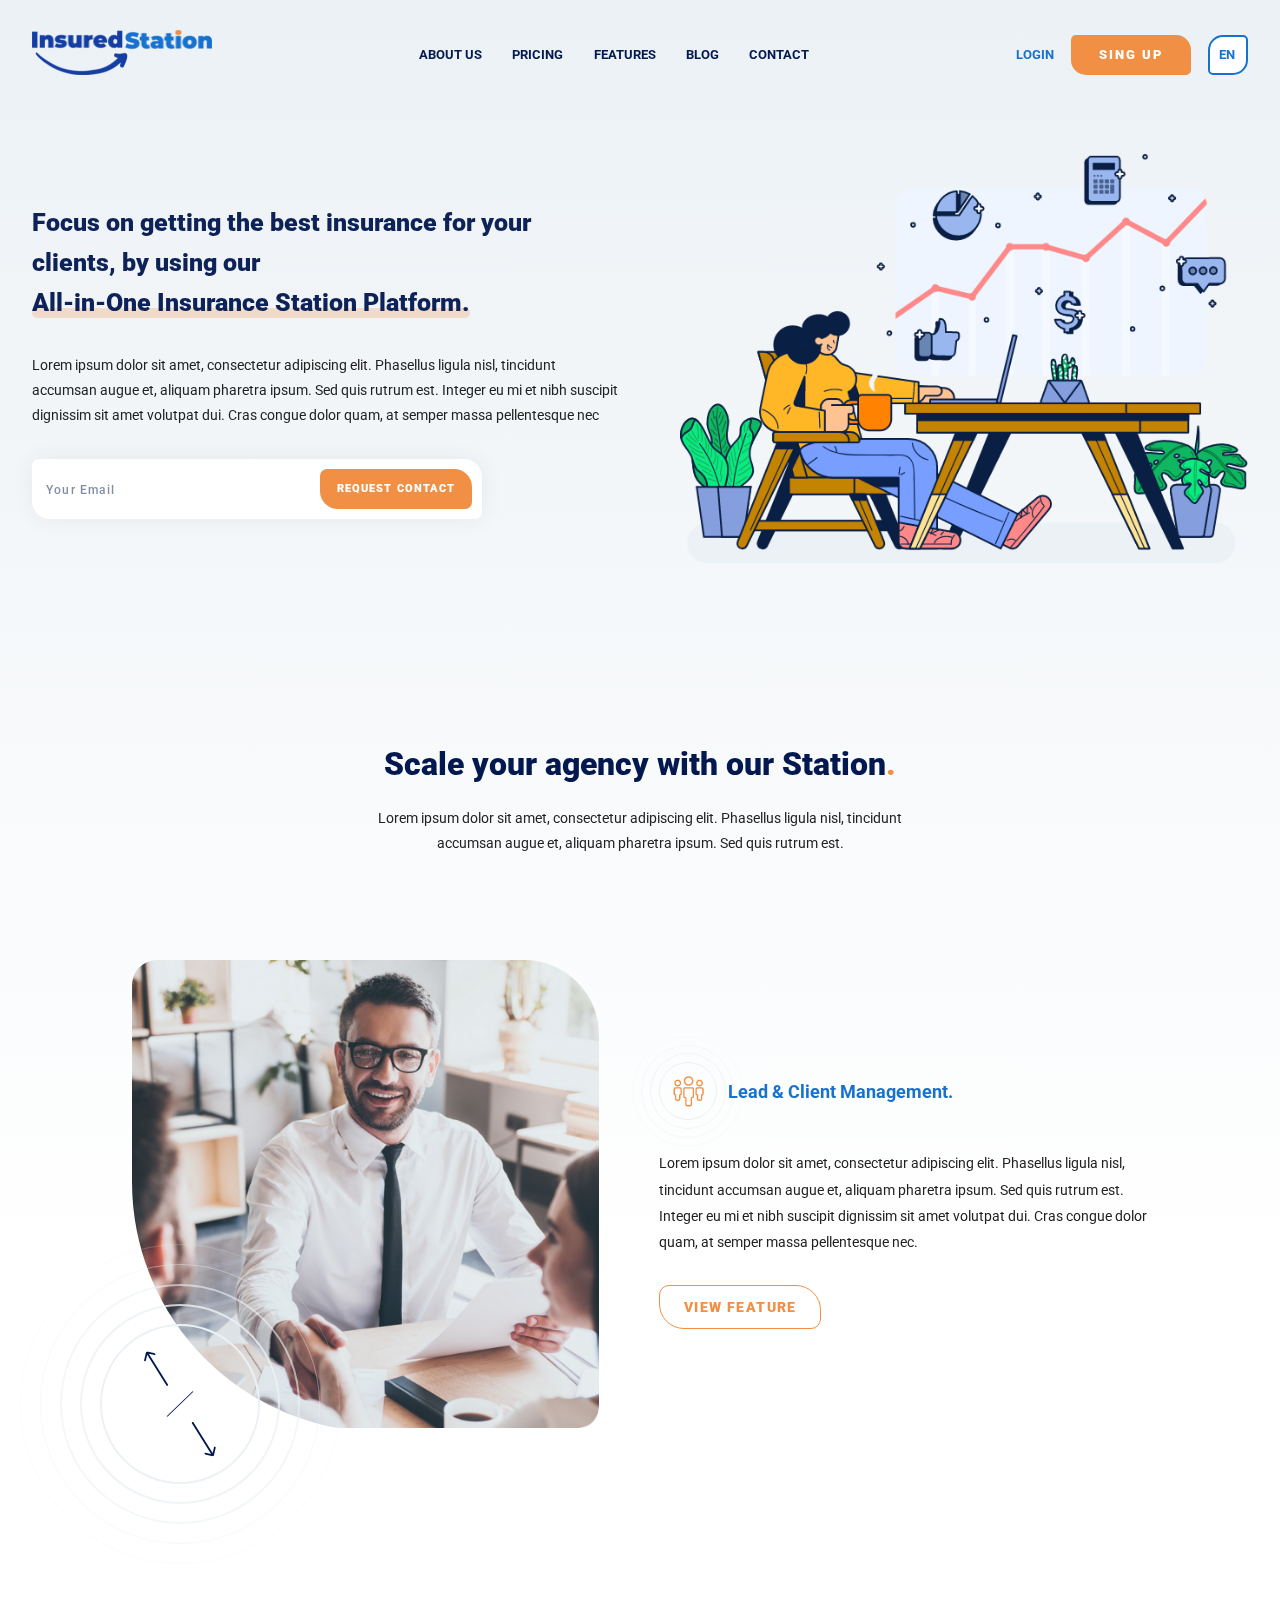
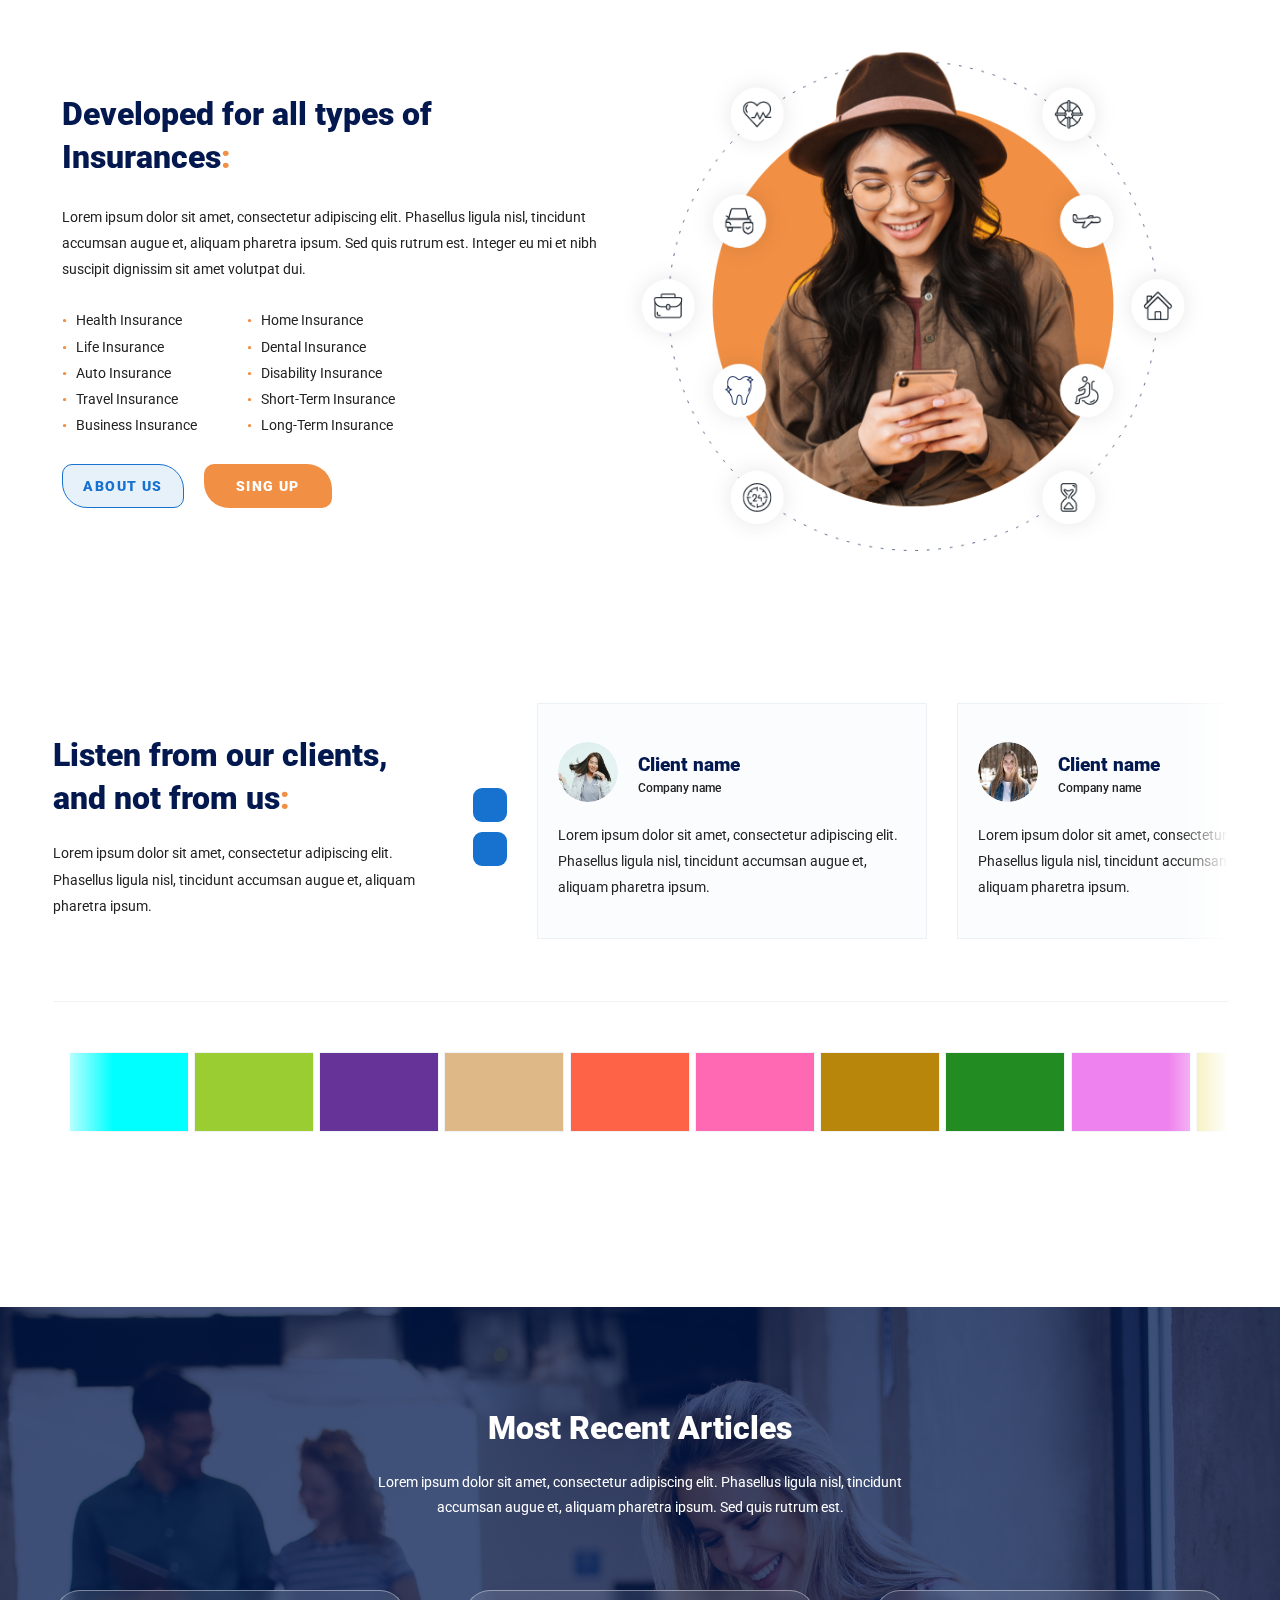
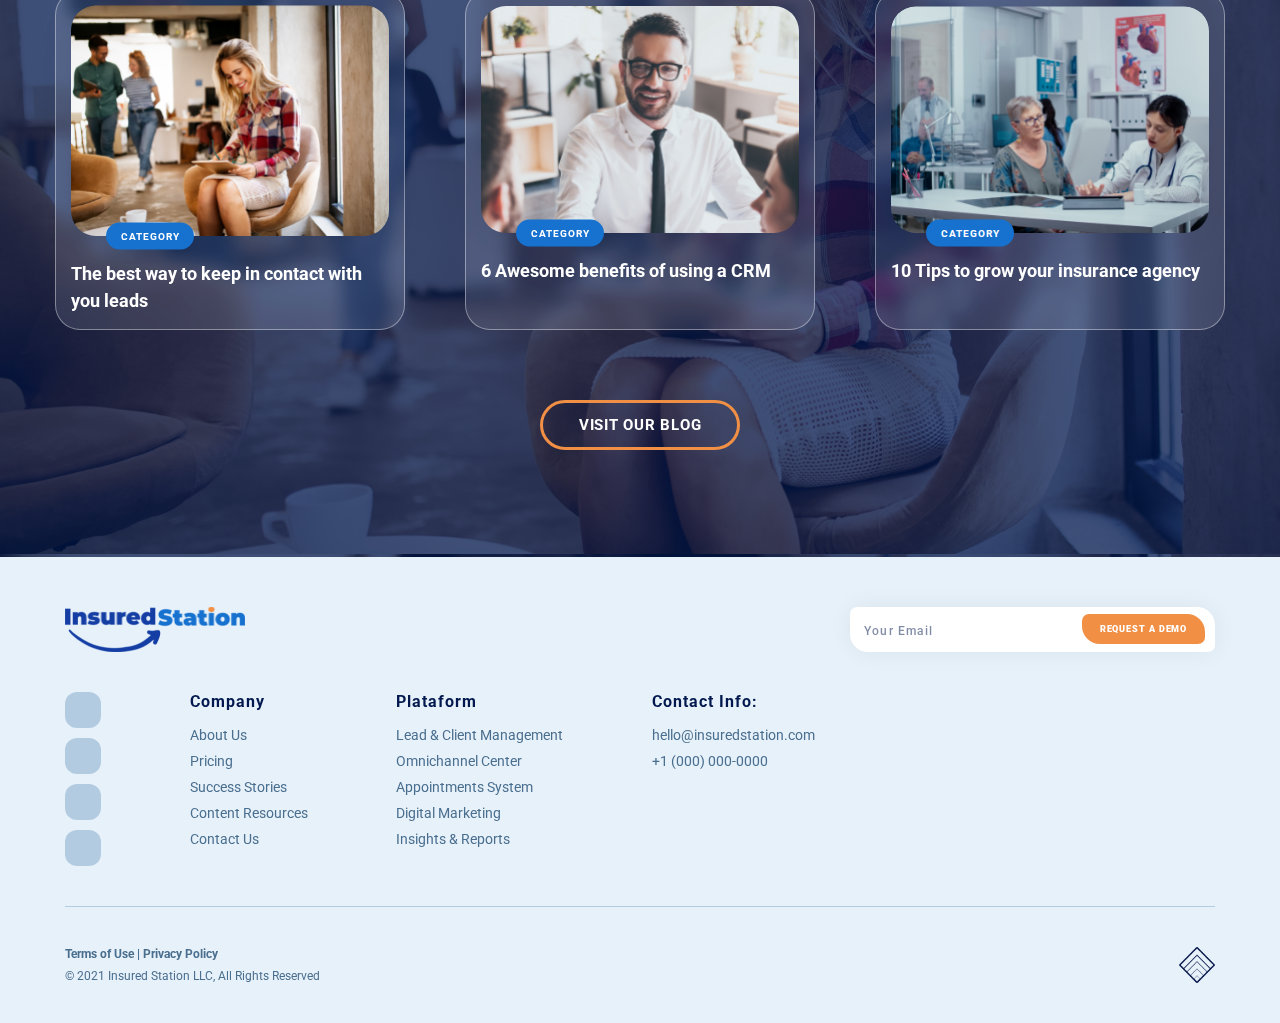
<file: public/index.html>
<!DOCTYPE html>
<html lang="en">
<head>
  <link rel="preconnect" href="https://fonts.gstatic.com">
  <meta charset="UTF-8">
  <meta http-equiv="X-UA-Compatible" content="IE=edge">
  <meta name="viewport" content="width=device-width, initial-scale=1.0">

  <meta name="author" content="Fernando Lopes">
  <meta name="description" content="Request you insurance with us.">
  <meta name="keywords" content="insurance">

  <link rel="stylesheet" href="./assets/styles/home.css">

  <link href="https://fonts.googleapis.com/css2?family=Roboto:wght@400;500;700;900&display=swap" rel="stylesheet">
  <link  
    rel="stylesheet" href="https://use.fontawesome.com/releases/v5.15.2/css/all.css" 
    integrity="sha384-vSIIfh2YWi9wW0r9iZe7RJPrKwp6bG+s9QZMoITbCckVJqGCCRhc+ccxNcdpHuYu" 
    crossorigin="anonymous"
  >

  <title>Home | Insured Station</title>
</head>
<body>
  <header>
    <a href="#">
      <img class="logo" src="./assets/img/logo.png" alt="logo">
    </a>

    <nav>
      <ul>
        <li class="active">
          <a href="/aboutus">About Us</a>
        </li>
        <li class="active">
          <a href="/pricing">Pricing</a>
        </li>
        <li class="active">
          <a href="/features">Features</a>
        </li>
        <li class="active">
          <a href="/blog">Blog</a>
        </li>
        <li class="active">
          <a href="/contact">Contact</a>
        </li>
      </ul>
    </nav>

    <div class="buttons-container">
      <a href="">
        LOGIN
      </a>

      <button>SING UP</button>
      
      <div class="select">
        <select id="langSelect">
          <option value="en">EN</option>
          <option value="pt">PT</option>
        </select>
      </div>
    </div>
  </header>

  <main>
    <section id="hero">
      <div class="infos">
        <h1>
          Focus on getting the best insurance for your clients, 
          by using our 
          <span>All-in-One Insurance Station Platform.</span>
        </h1>
        <p>
          Lorem ipsum dolor sit amet, consectetur adipiscing elit. Phasellus ligula nisl, tincidunt 
          accumsan augue et, aliquam pharetra ipsum. Sed quis rutrum est. Integer eu mi et nibh 
          suscipit dignissim sit amet volutpat dui. Cras congue dolor quam, at semper massa 
          pellentesque nec
        </p>
        <form id="heroForm">
          <div class="input-container">
            <input 
              type="email"
              name="email"
              placeholder="Your Email"
            />
            <button type="submit">REQUEST CONTACT</button>
          </div>
        </form>
      </div>

      <div class="img-container">
        <img src="./assets/img/hero.png">
      </div>
    </section>
    
    <section id="aboutUs">
      <div class="header">
        <h1>
          Scale your agency with our Station<span>.</span>
        </h1>
        <p>
          Lorem ipsum dolor sit amet, consectetur adipiscing elit. Phasellus ligula nisl, tincidunt 
          accumsan augue et, aliquam pharetra ipsum. Sed quis rutrum est.
        </p>
      </div>
        
      <div class="carousel">
        <input type=radio name="aboutUsSlider" id="aboutUsSlide1" checked />
        <input type=radio name="aboutUsSlider" id="aboutUsSlide2" />
        <input type=radio name="aboutUsSlider" id="aboutUsSlide3" />

        <div class="circles">
          <div class="circle__1"></div>
          <div class="circle__2"></div>
          <div class="circle__3"></div>
          <div class="circle__4"></div>
          <div class="circle__5">
            <div class="labels">
              <div class="line"></div>
              <label for="aboutUsSlide1">
                <svg xmlns="http://www.w3.org/2000/svg" width="40.243" height="13.501" viewBox="0 0 40.243 13.501">
                  <path id="Icon_ionic-ios-arrow-round-back" data-name="Icon ionic-ios-arrow-round-back" d="M32.909,13.242a.919.919,0,0,1-.007-1.294L37.17,7.667H.907a.914.914,0,0,1,0-1.828H37.17L32.9,1.557A.925.925,0,0,1,32.9.263.91.91,0,0,1,34.189.27l5.794,5.836h0a1.026,1.026,0,0,1,.19.288.872.872,0,0,1,.07.352.916.916,0,0,1-.26.64l-5.794,5.836A.9.9,0,0,1,32.909,13.242Z" transform="translate(0 0)" fill="#02184e"/>
                </svg>
              </label>
              <label for="aboutUsSlide2">
                <svg xmlns="http://www.w3.org/2000/svg" width="40.243" height="13.501" viewBox="0 0 40.243 13.501">
                  <path id="Icon_ionic-ios-arrow-round-back" data-name="Icon ionic-ios-arrow-round-back" d="M32.909,13.242a.919.919,0,0,1-.007-1.294L37.17,7.667H.907a.914.914,0,0,1,0-1.828H37.17L32.9,1.557A.925.925,0,0,1,32.9.263.91.91,0,0,1,34.189.27l5.794,5.836h0a1.026,1.026,0,0,1,.19.288.872.872,0,0,1,.07.352.916.916,0,0,1-.26.64l-5.794,5.836A.9.9,0,0,1,32.909,13.242Z" transform="translate(0 0)" fill="#02184e"/>
                </svg>
              </label>
              <label for="aboutUsSlide3">
                <svg xmlns="http://www.w3.org/2000/svg" width="40.243" height="13.501" viewBox="0 0 40.243 13.501">
                  <path id="Icon_ionic-ios-arrow-round-back" data-name="Icon ionic-ios-arrow-round-back" d="M32.909,13.242a.919.919,0,0,1-.007-1.294L37.17,7.667H.907a.914.914,0,0,1,0-1.828H37.17L32.9,1.557A.925.925,0,0,1,32.9.263.91.91,0,0,1,34.189.27l5.794,5.836h0a1.026,1.026,0,0,1,.19.288.872.872,0,0,1,.07.352.916.916,0,0,1-.26.64l-5.794,5.836A.9.9,0,0,1,32.909,13.242Z" transform="translate(0 0)" fill="#02184e"/>
                </svg>   
              </label>
            </div>
          </div>
        </div>

        <div class="carousel__items">
          <article>
            <figure>
              <img src="./assets/img/aboutus-img.png" alt="">
            </figure>
    
            <div class="infos">
              <div class="title">
                <div class="img__circles">
                  <div class="circle__1"></div>
                  <div class="circle__2"></div>
                  <div class="circle__3"></div>
                </div>

                <div class="title__img">
                  <img src="./assets/img/title-img.png" alt="">
                </div>
                <h2>
                  Lead & Client Management.
                </h2>
              </div>
    
              <p>
                Lorem ipsum dolor sit amet, consectetur adipiscing elit. Phasellus ligula nisl, tincidunt accumsan augue et, 
                aliquam pharetra ipsum. Sed quis rutrum est. Integer eu mi et nibh suscipit dignissim sit amet volutpat dui. 
                Cras congue dolor quam, at semper massa pellentesque nec.
              </p>
    
              <button>
                VIEW FEATURE
              </button>
            </div>
          </article>

          <article>
            <figure>
              <img src="./assets/img/backgorund.png" alt="">
            </figure>
    
            <div class="infos">
              <div class="title">
                <div class="img__circles">
                  <div class="circle__1"></div>
                  <div class="circle__2"></div>
                  <div class="circle__3"></div>
                </div>

                <div class="title__img">
                  <img src="./assets/img/title-img.png" alt="">
                </div>
                <h2>
                  Lead & Client Management.
                </h2>
              </div>
    
              <p>
                Lorem ipsum dolor sit amet, consectetur adipiscing elit. Phasellus ligula nisl, tincidunt accumsan augue et, 
                aliquam pharetra ipsum. Sed quis rutrum est. Integer eu mi et nibh suscipit dignissim sit amet volutpat dui. 
                Cras congue dolor quam, at semper massa pellentesque nec.
              </p>
    
              <button>
                VIEW FEATURE
              </button>
            </div>
          </article>

          <article>
            <figure>
              <img src="./assets/img/blog-3.png" alt="">
            </figure>
    
            <div class="infos">
              <div class="title">
                <div class="img__circles">
                  <div class="circle__1"></div>
                  <div class="circle__2"></div>
                  <div class="circle__3"></div>
                </div>

                <div class="title__img">
                  <img src="./assets/img/title-img.png" alt="">
                </div>
                <h2>
                  Lead & Client Management.
                </h2>
              </div>
    
              <p>
                Lorem ipsum dolor sit amet, consectetur adipiscing elit. Phasellus ligula nisl, tincidunt accumsan augue et, 
                aliquam pharetra ipsum. Sed quis rutrum est. Integer eu mi et nibh suscipit dignissim sit amet volutpat dui. 
                Cras congue dolor quam, at semper massa pellentesque nec.
              </p>
    
              <button>
                VIEW FEATURE
              </button>
            </div>
          </article>
        </div>
      </div>

    </section>

    <section id="services">
      <div class="infos">
        <h1>
          Developed for all types of Insurances<span>:</span>
        </h1>

        <p>
          Lorem ipsum dolor sit amet, consectetur adipiscing elit. Phasellus ligula nisl, tincidunt accumsan augue et, 
          aliquam pharetra ipsum. Sed quis rutrum est. Integer eu mi et nibh suscipit dignissim sit amet volutpat dui.
        </p>

        <div class="types">
          <ul>
            <li>Health Insurance</li>
            <li>Life Insurance</li>
            <li>Auto Insurance</li>
            <li>Travel Insurance</li>
            <li>Business Insurance</li>
          </ul>
          <ul>
            <li>Home Insurance</li>
            <li>Dental Insurance</li>
            <li>Disability Insurance</li>
            <li>Short-Term Insurance</li>
            <li>Long-Term Insurance</li>
          </ul>
        </div>

        <div class="button">
          <button class="button__secundary">ABOUT US</button>
          <button class="button__primary">SING UP</button>
        </div>
      </div>

      <figure>
        <img src="./assets/img/services-img.png" alt="">
      </figure>
    </section>

    <section id="features">
      <div class="carousel-container">
        <div class="info">
          <h1>
            Listen from our clients,
            and not from us<span>:</span>
          </h1>
          <p>
            Lorem ipsum dolor sit amet, consectetur adipiscing elit. Phasellus ligula nisl, 
            tincidunt accumsan augue et, aliquam pharetra ipsum.
          </p>
        </div>
  
        <div class="carousel">
          <input type=radio name="slider" id="slide1" checked />
          <input type=radio name="slider" id="slide2" />
          <input type=radio name="slider" id="slide3" />
          
          <div class="labels">
            <label for="slide1"><i class="fas fa-chevron-left"></i></label>
            <label for="slide2"><i class="fas fa-chevron-left"></i></label>
            <label for="slide3"><i class="fas fa-chevron-left"></i></label>
          </div>
  
          <div class="slider">
            <div class="slide__items">
              <article>
                <div class="article__head">
                  <img src="./assets/img/slide-1.png" alt="avatar">
                  <div>
                    <h2>Client name</h2>
                    <p>Company name</p>
                  </div>
                </div>
                <p class="content">
                  Lorem ipsum dolor sit amet, consectetur adipiscing elit. Phasellus ligula nisl, 
                  tincidunt accumsan augue et, aliquam pharetra ipsum.
                </p>
              </article>
              <article>
                <div class="article__head">
                  <img src="./assets/img/slide-2.png" alt="avatar">
                  <div>
                    <h2>Client name</h2>
                    <p>Company name</p>
                  </div>
                </div>
                <p class="content">
                  Lorem ipsum dolor sit amet, consectetur adipiscing elit. Phasellus ligula nisl, 
                  tincidunt accumsan augue et, aliquam pharetra ipsum.
                </p>
              </article>
              <article>
                <div class="article__head">
                  <img src="./assets/img/slide-3.png" alt="avatar">
                  <div>
                    <h2>Client name</h2>
                    <p>Company name</p>
                  </div>
                </div>
                <p class="content">
                  Lorem ipsum dolor sit amet, consectetur adipiscing elit. Phasellus ligula nisl, 
                  tincidunt accumsan augue et, aliquam pharetra ipsum.
                </p>
              </article>
            </div>
          </div>
        </div>
      </div>

      <div class="sponsors">
        <div class="loop__slider">
          <div class="loop__track">
            <div class="square" style="background-color: aqua;"></div>
            <div class="square" style="background-color: yellowgreen;"></div>
            <div class="square" style="background-color: rebeccapurple;"></div>
            <div class="square" style="background-color: burlywood;"></div>
            <div class="square" style="background-color: tomato;"></div>
            <div class="square" style="background-color: hotpink;"></div>
            <div class="square" style="background-color: darkgoldenrod;"></div>
            <div class="square" style="background-color: forestgreen;"></div>
            <div class="square" style="background-color: violet;"></div>
            <div class="square" style="background-color: khaki;"></div>
            
            <div class="square" style="background-color: aqua;"></div>
            <div class="square" style="background-color: yellowgreen;"></div>
            <div class="square" style="background-color: rebeccapurple;"></div>
            <div class="square" style="background-color: burlywood;"></div>
            <div class="square" style="background-color: tomato;"></div>
            <div class="square" style="background-color: hotpink;"></div>
            <div class="square" style="background-color: darkgoldenrod;"></div>
            <div class="square" style="background-color: forestgreen;"></div>
            <div class="square" style="background-color: violet;"></div>
            <div class="square" style="background-color: khaki;"></div>
          </div>
        </div>
      </div>

    </section>

    <section id="blog">
      <div class="background">
        <div class="header">
          <h1>
            Most Recent Articles
          </h1>
          <p>
            Lorem ipsum dolor sit amet, consectetur adipiscing elit. Phasellus ligula nisl, tincidunt 
            accumsan augue et, aliquam pharetra ipsum. Sed quis rutrum est.
          </p>
        </div>
  
        <div class="content">
          <div class="card">
            <figure>
              <img src="./assets/img/blog-1.png" alt="">
              <span>CATEGORY</span>
            </figure>
            <h2>
              The best way to keep in contact with you leads
            </h2>
          </div>
          <div class="card">
            <figure>
              <img src="./assets/img/blog-2.png" alt="">
              <span>CATEGORY</span>
            </figure>
            <h2>
              6 Awesome benefits of using a CRM
            </h2>
          </div>
          <div class="card">
            <figure>
              <img src="./assets/img/blog-3.png" alt="">
              <span>CATEGORY</span>
            </figure>
            <h2>
              10 Tips to grow your insurance agency
            </h2>
          </div>
        </div>

        <button>
          VISIT OUR BLOG
        </button>
      </div>
    </section>

  </main>

  <footer>
    <div class="wrapper">
      
      <div class="head">
        <img class="logo" src="./assets/img/logo.png" alt="logo">

        <form id="footerForm">
          <div class="input-container">
            <input 
              type="email"
              name="email"
              placeholder="Your Email"
            />
            <button type="submit">REQUEST A DEMO</button>
          </div>
        </form>
      </div>
  
      <div class="columns">
        <div class="footer-column">
          <button class="icon-container">
            <i class="fab fa-facebook-f"></i>
          </button>
          <button class="icon-container">
            <i class="fab fa-instagram"></i>
          </button>
          <button class="icon-container">
            <i class="fab fa-linkedin-in"></i>
          </button>
          <button class="icon-container">
            <i class="fab fa-youtube"></i>
          </button>
        </div>
  
        <div class="footer-column">
          <h2>Company</h2>
          <ul>
            <li>About Us</li>
            <li>Pricing</li>
            <li>Success Stories</li>
            <li>Content Resources</li>
            <li>Contact Us</li>
          </ul>
        </div>
        <div class="footer-column">
          <h2>Plataform</h2>
          <ul>
            <li>Lead & Client Management</li>
            <li>Omnichannel Center</li>
            <li>Appointments System</li>
            <li>Digital Marketing</li>
            <li>Insights & Reports</li>
          </ul>
        </div>
        <div class="footer-column">
          <h2>Contact Info:</h2>
          <ul>
            <li>hello@insuredstation.com</li>
            <li>+1 (000) 000-0000</li>
          </ul>
        </div>
      </div>
  
      <div class="foot">
        <div>
          <p>Terms of Use | Privacy Policy</p>
          <p>© 2021 Insured Station LLC, All Rights Reserved</p>
        </div>
        <img class="tier-logo" src="./assets/img/tier-logo.png" alt="tier digital logo">
      </div>
    </div>

  </footer>

  <script src="./assets/js/index.js"></script>
</body>
</html>
</file>
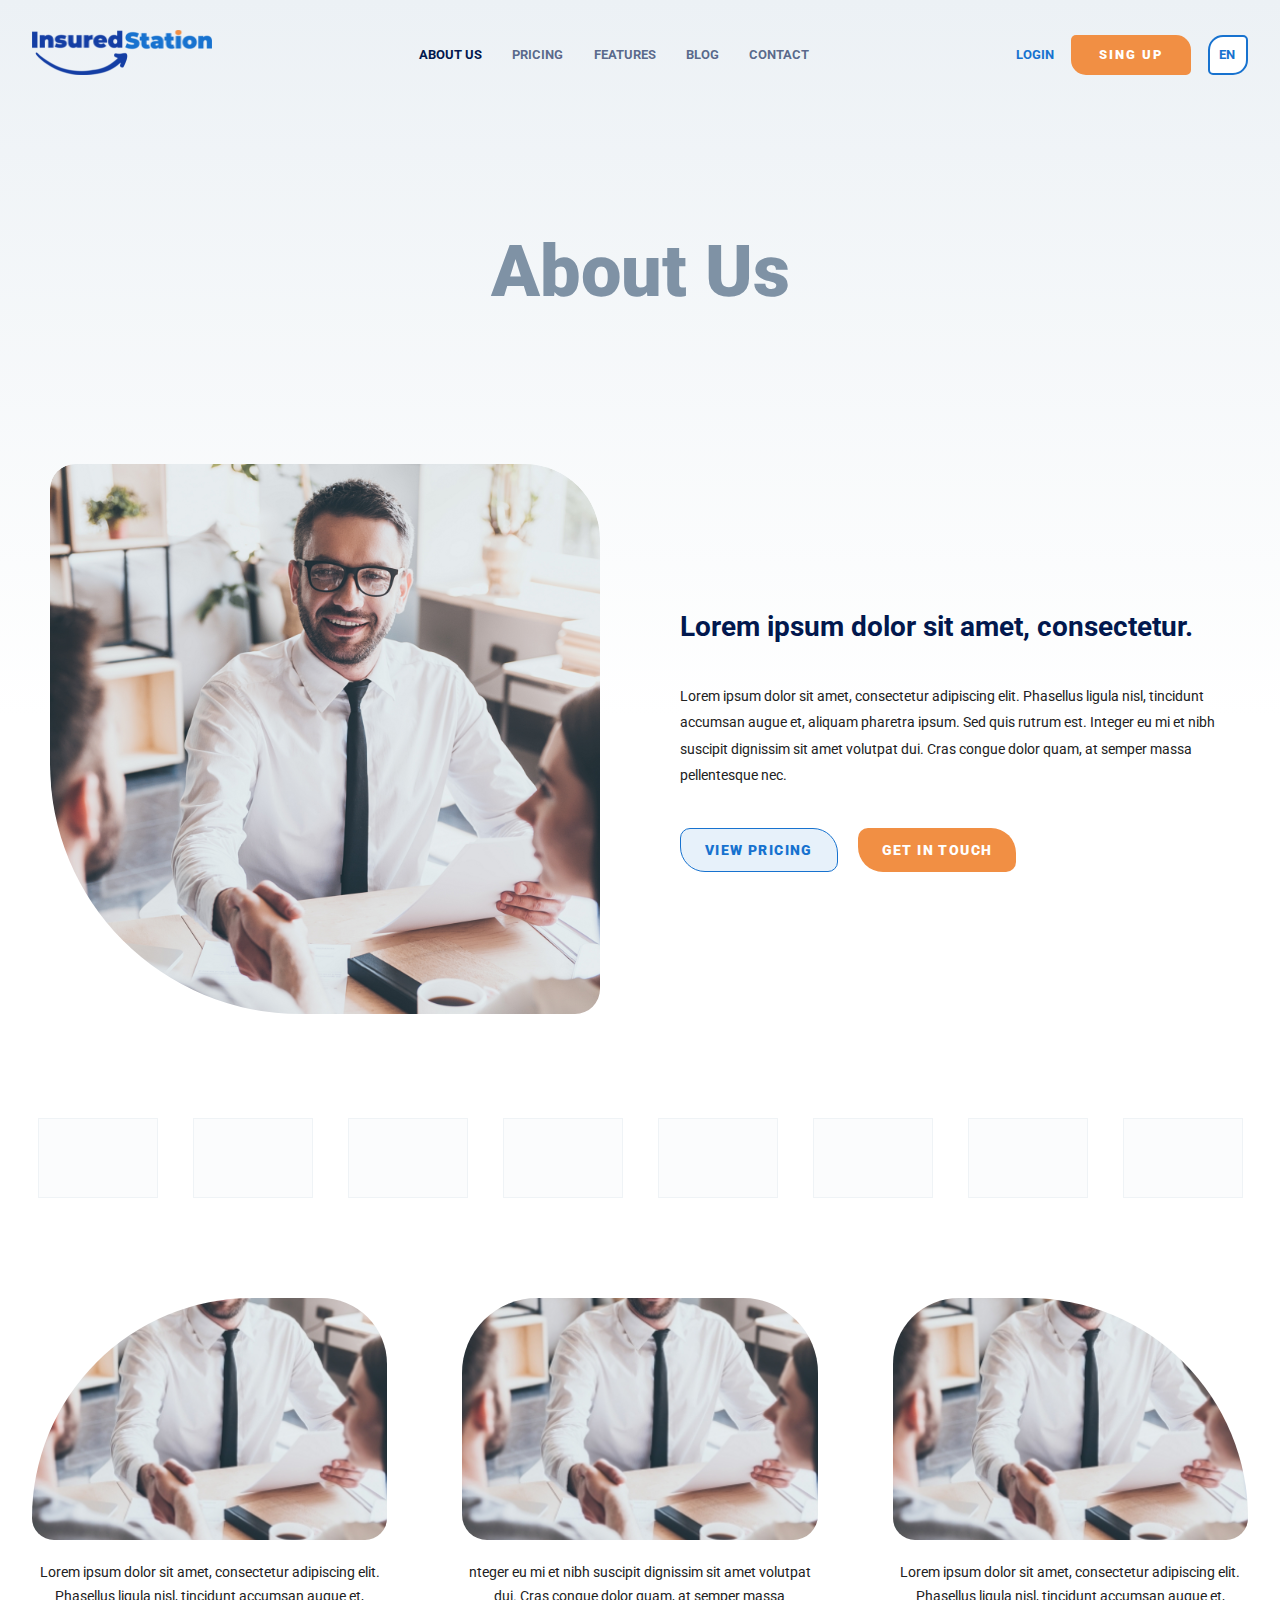
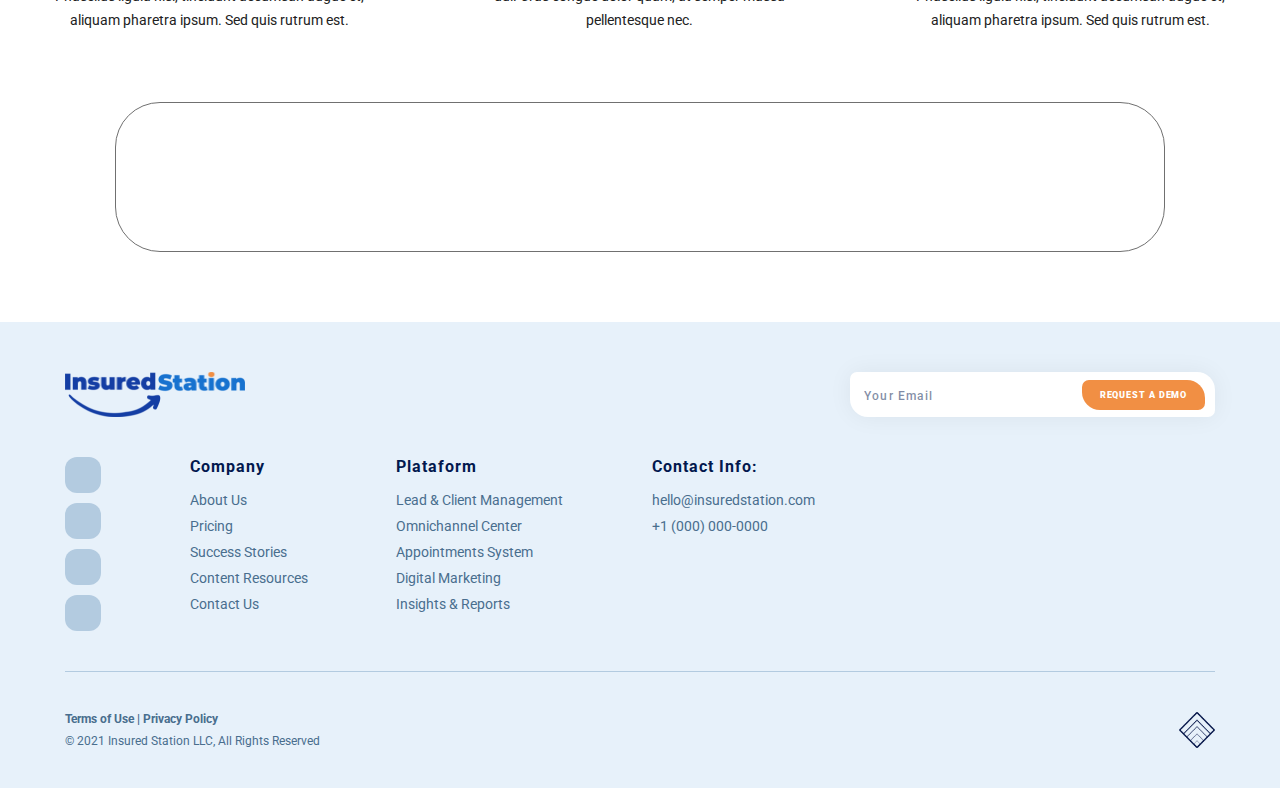
<file: public/aboutus/index.html>
<!DOCTYPE html>
<html lang="en">
  <head>
    <link rel="preconnect" href="https://fonts.gstatic.com">
    <meta charset="UTF-8">
    <meta http-equiv="X-UA-Compatible" content="IE=edge">
    <meta name="viewport" content="width=device-width, initial-scale=1.0">
  
    <meta name="author" content="Fernando Lopes">
    <meta name="description" content="Request you insurance with us.">
    <meta name="keywords" content="insurance">
  
    <link rel="stylesheet" href="../assets/styles/pages/aboutus.css">
  
    <link href="https://fonts.googleapis.com/css2?family=Roboto:wght@400;500;700;900&display=swap" rel="stylesheet">
    <link  
      rel="stylesheet" href="https://use.fontawesome.com/releases/v5.15.2/css/all.css" 
      integrity="sha384-vSIIfh2YWi9wW0r9iZe7RJPrKwp6bG+s9QZMoITbCckVJqGCCRhc+ccxNcdpHuYu" 
      crossorigin="anonymous"
    >
  
    <title>About Us | Insured Station</title>
  </head>
<body>
  <header>
    <a href="/">
      <img class="logo" src="../assets/img/logo.png" alt="logo">
    </a>

    <nav>
      <ul>
        <li class="active">
          <a href="#">About Us</a>
        </li>
        <li>
          <a href="/pricing">Pricing</a>
        </li>
        <li>
          <a href="/features">Features</a>
        </li>
        <li>
          <a href="/blog">Blog</a>
        </li>
        <li>
          <a href="/contact">Contact</a>
        </li>
      </ul>
    </nav>

    <div class="buttons-container">
      <a href="">
        LOGIN
      </a>

      <button class="btn-header">SING UP</button>
      
      <div class="select">
        <select id="langSelect">
          <option value="en">EN</option>
          <option value="pt">PT</option>
        </select>
      </div>
    </div>
  </header>

  <main>
    <h1>About Us</h1>

    <section id="content">
      <article>
        <figure>
          <img src="../assets/img/aboutus-img.png">
        </figure>

        <div class="infos">
          <h2>
            Lorem ipsum dolor sit amet, consectetur.
          </h2>
 
          <p>
            Lorem ipsum dolor sit amet, consectetur adipiscing elit. Phasellus ligula nisl, tincidunt accumsan augue et, 
            aliquam pharetra ipsum. Sed quis rutrum est. Integer eu mi et nibh suscipit dignissim sit amet volutpat dui. 
            Cras congue dolor quam, at semper massa pellentesque nec.
          </p>

          <div class="button">
            <button class="button__secundary">VIEW PRICING</button>
            <button class="button__primary">GET IN TOUCH</button>
          </div>
        </div>

      </article>
    </section>

    <section id="sponsors">
      <div class="square"></div>
      <div class="square"></div>
      <div class="square"></div>
      <div class="square"></div>
      <div class="square"></div>
      <div class="square"></div>
      <div class="square"></div>
      <div class="square"></div>
    </section>

    <section id="infos">
      <figure>
        <div class="img-container left">
          <img src="../assets/img/desk.jpg" />
        </div>
        <figcaption>
          <p>
            Lorem ipsum dolor sit amet, consectetur adipiscing elit. Phasellus ligula nisl, 
            tincidunt accumsan augue et, aliquam pharetra ipsum. Sed quis rutrum est.
          </p>
        </figcaption>
      </figure>

      <figure>
        <div class="img-container center">
          <img src="../assets/img/desk.jpg" />
        </div>
        <figcaption>
          <p>
            nteger eu mi et nibh suscipit dignissim sit amet volutpat dui. Cras congue dolor quam, 
            at semper massa pellentesque nec.
          </p>
        </figcaption>
      </figure>

      <figure>
        <div class="img-container right">
          <img src="../assets/img/desk.jpg" />
        </div>
        <figcaption>
          <p>
            Lorem ipsum dolor sit amet, consectetur adipiscing elit. Phasellus ligula nisl, 
            tincidunt accumsan augue et, aliquam pharetra ipsum. Sed quis rutrum est.
          </p>
        </figcaption>
      </figure>
    </section>

    <section id="action">

    </section>
  </main>

  <footer>
    <div class="wrapper">
      
      <div class="head">
        <img class="logo" src="../assets/img/logo.png" alt="logo">

        <form id="footerForm">
          <div class="input-container">
            <input 
              type="email"
              name="email"
              placeholder="Your Email"
            />
            <button type="submit">REQUEST A DEMO</button>
          </div>
        </form>
      </div>
  
      <div class="columns">
        <div class="footer-column">
          <button class="icon-container">
            <i class="fab fa-facebook-f"></i>
          </button>
          <button class="icon-container">
            <i class="fab fa-instagram"></i>
          </button>
          <button class="icon-container">
            <i class="fab fa-linkedin-in"></i>
          </button>
          <button class="icon-container">
            <i class="fab fa-youtube"></i>
          </button>
        </div>
  
        <div class="footer-column">
          <h2>Company</h2>
          <ul>
            <li>About Us</li>
            <li>Pricing</li>
            <li>Success Stories</li>
            <li>Content Resources</li>
            <li>Contact Us</li>
          </ul>
        </div>
        <div class="footer-column">
          <h2>Plataform</h2>
          <ul>
            <li>Lead & Client Management</li>
            <li>Omnichannel Center</li>
            <li>Appointments System</li>
            <li>Digital Marketing</li>
            <li>Insights & Reports</li>
          </ul>
        </div>
        <div class="footer-column">
          <h2>Contact Info:</h2>
          <ul>
            <li>hello@insuredstation.com</li>
            <li>+1 (000) 000-0000</li>
          </ul>
        </div>
      </div>
  
      <div class="foot">
        <div>
          <p>Terms of Use | Privacy Policy</p>
          <p>© 2021 Insured Station LLC, All Rights Reserved</p>
        </div>
        <img class="tier-logo" src="../assets/img/tier-logo.png" alt="tier digital logo">
      </div>
    </div>

  </footer>

  <script src="../assets/js/aboutus.js"></script>
</body>
</html>
</file>
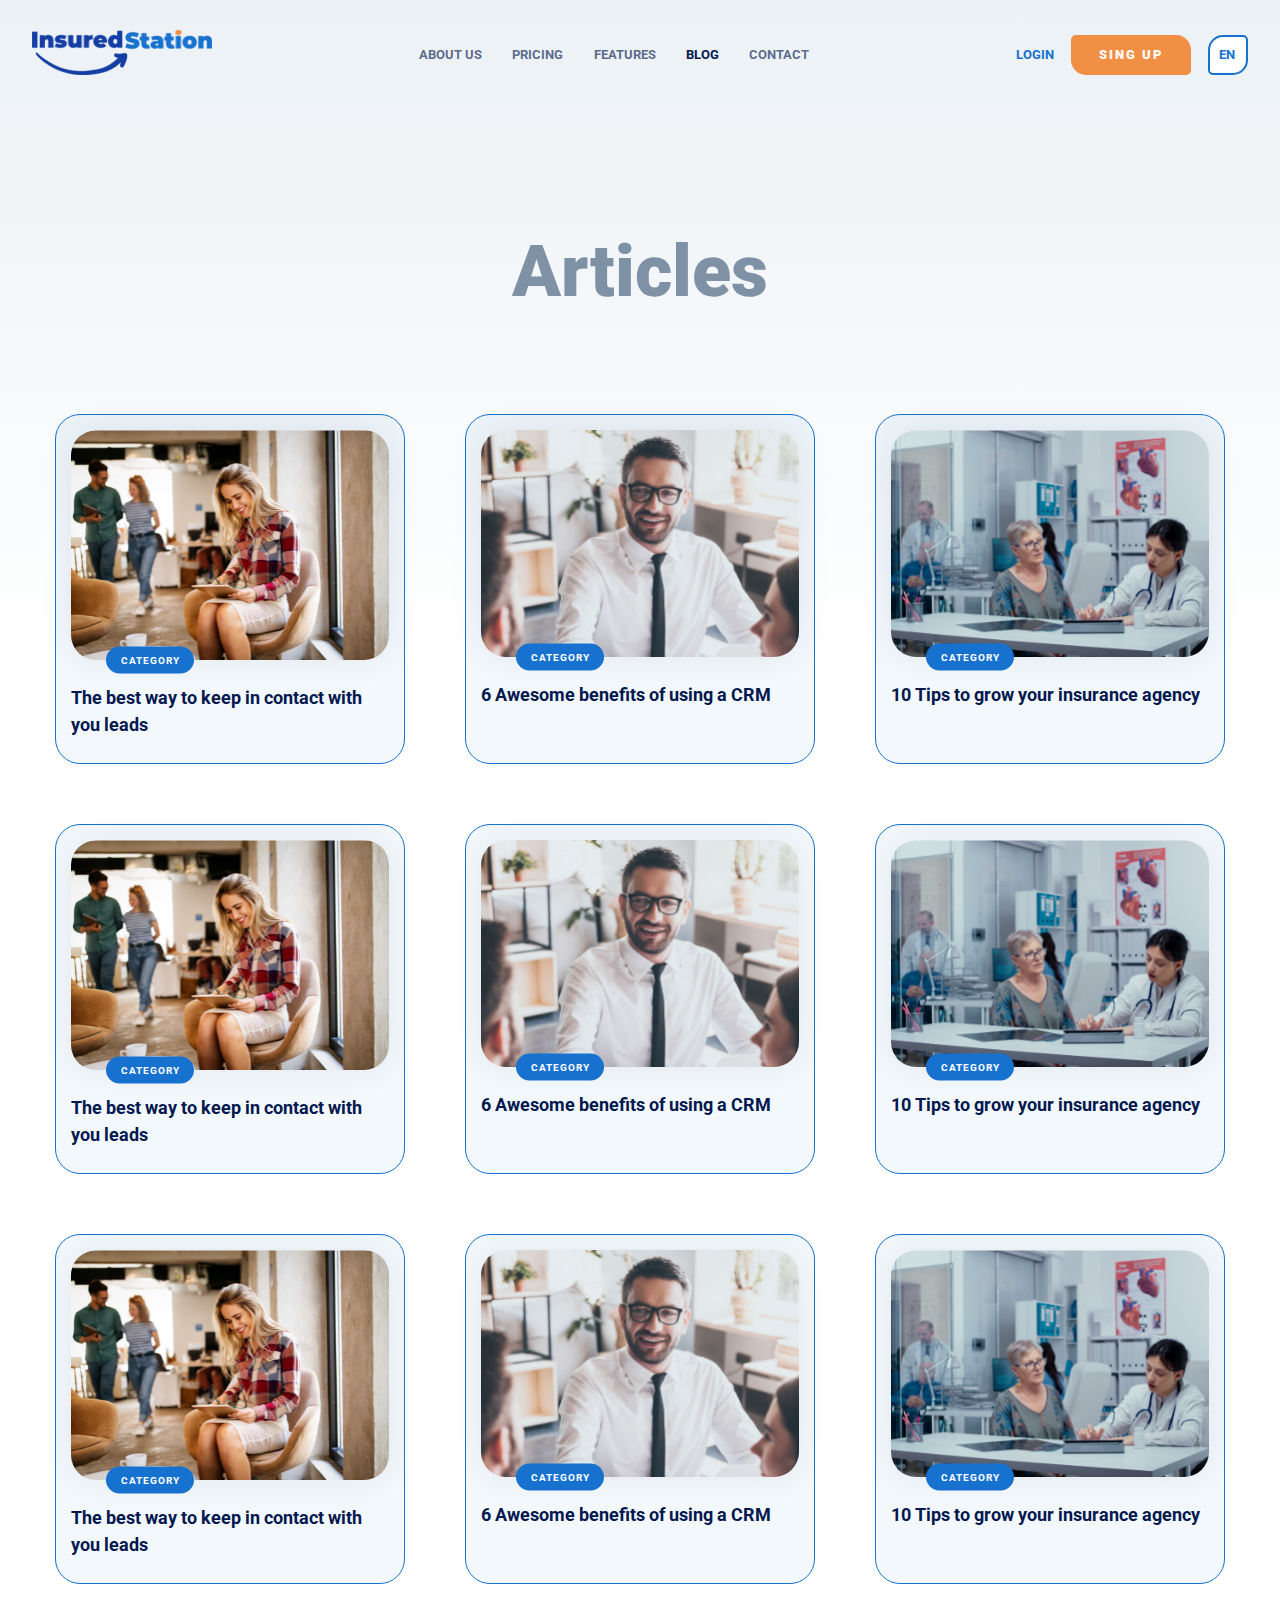
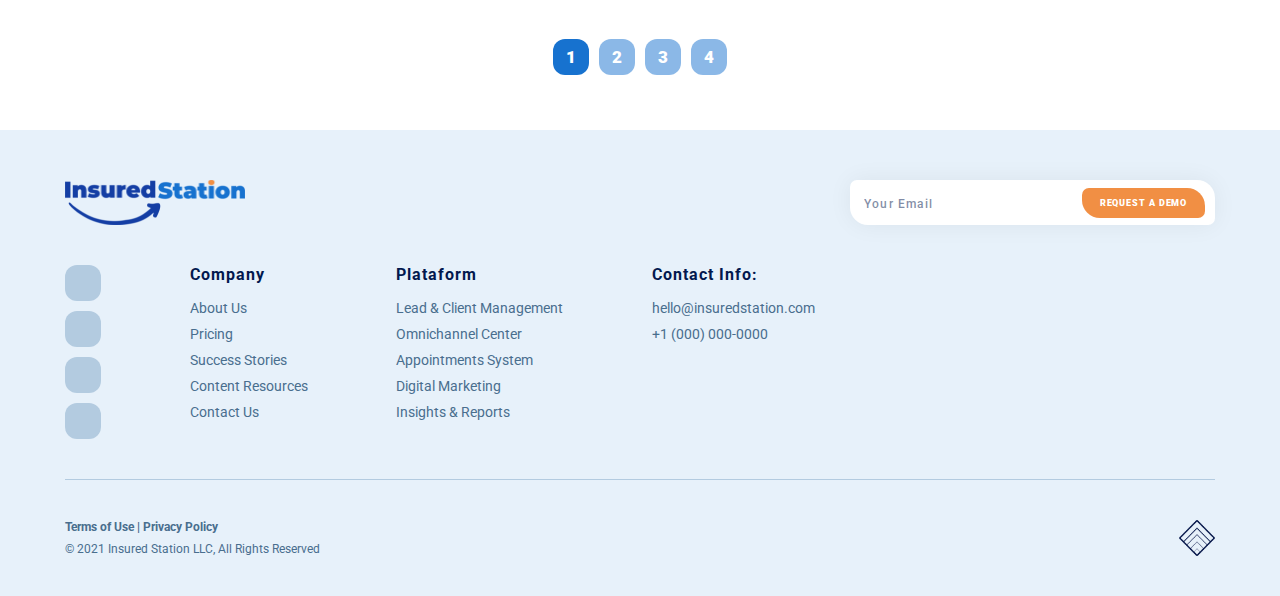
<file: public/blog/index.html>
<!DOCTYPE html>
<html lang="en">
<head>
  <link rel="preconnect" href="https://fonts.gstatic.com">
  <meta charset="UTF-8">
  <meta http-equiv="X-UA-Compatible" content="IE=edge">
  <meta name="viewport" content="width=device-width, initial-scale=1.0">

  <meta name="author" content="Fernando Lopes">
  <meta name="description" content="Request you insurance with us.">
  <meta name="keywords" content="insurance">

  <link rel="stylesheet" href="../assets/styles/pages/blog.css">

  <link href="https://fonts.googleapis.com/css2?family=Roboto:wght@400;500;700;900&display=swap" rel="stylesheet">
  <link  
    rel="stylesheet" href="https://use.fontawesome.com/releases/v5.15.2/css/all.css" 
    integrity="sha384-vSIIfh2YWi9wW0r9iZe7RJPrKwp6bG+s9QZMoITbCckVJqGCCRhc+ccxNcdpHuYu" 
    crossorigin="anonymous"
  >

  <title>Blog | Insured Station</title>
</head>
<body>
  <header>
    <a href="/">
      <img class="logo" src="../assets/img/logo.png" alt="logo">
    </a>

    <nav>
      <ul>
        <li>
          <a href="/aboutus">About Us</a>
        </li>
        <li>
          <a href="/pricing">Pricing</a>
        </li>
        <li>
          <a href="/features">Features</a>
        </li>
        <li class="active">
          <a href="#">Blog</a>
        </li>
        <li>
          <a href="/contact">Contact</a>
        </li>
      </ul>
    </nav>

    <div class="buttons-container">
      <a href="">
        LOGIN
      </a>

      <button class="btn-header">SING UP</button>
      
      <div class="select">
        <select id="langSelect">
          <option value="en">EN</option>
          <option value="pt">PT</option>
        </select>
      </div>
    </div>
  </header>

  <main>
    <h1>Articles</h1>

    <section id="blog">
      <div class="grid">
        <article>
          <figure>
            <div class="img-container">
              <img src="../assets/img/blog-1.png">
              <span>
                CATEGORY
              </span>
            </div>
            <figcaption>
              <p>The best way to keep in contact with you leads</p>
            </figcaption>
          </figure>
        </article>

        <article>
          <figure>
            <div class="img-container">
              <img src="../assets/img/blog-2.png">
              <span>
                CATEGORY
              </span>
            </div>
            <figcaption>
              <p>6 Awesome benefits of using a CRM</p>
            </figcaption>
          </figure>
        </article>

        <article>
          <figure>
            <div class="img-container">
              <img src="../assets/img/blog-3.png">
              <span>
                CATEGORY
              </span>
            </div>
            <figcaption>
              <p>10 Tips to grow your insurance agency</p>
            </figcaption>
          </figure>
        </article>

        <article>
          <figure>
            <div class="img-container">
              <img src="../assets/img/blog-1.png">
              <span>
                CATEGORY
              </span>
            </div>
            <figcaption>
              <p>The best way to keep in contact with you leads</p>
            </figcaption>
          </figure>
        </article>

        <article>
          <figure>
            <div class="img-container">
              <img src="../assets/img/blog-2.png">
              <span>
                CATEGORY
              </span>
            </div>
            <figcaption>
              <p>6 Awesome benefits of using a CRM</p>
            </figcaption>
          </figure>
        </article>

        <article>
          <figure>
            <div class="img-container">
              <img src="../assets/img/blog-3.png">
              <span>
                CATEGORY
              </span>
            </div>
            <figcaption>
              <p>10 Tips to grow your insurance agency</p>
            </figcaption>
          </figure>
        </article>

        <article>
          <figure>
            <div class="img-container">
              <img src="../assets/img/blog-1.png">
              <span>
                CATEGORY
              </span>
            </div>
            <figcaption>
              <p>The best way to keep in contact with you leads</p>
            </figcaption>
          </figure>
        </article>

        <article>
          <figure>
            <div class="img-container">
              <img src="../assets/img/blog-2.png">
              <span>
                CATEGORY
              </span>
            </div>
            <figcaption>
              <p>6 Awesome benefits of using a CRM</p>
            </figcaption>
          </figure>
        </article>

        <article>
          <figure>
            <div class="img-container">
              <img src="../assets/img/blog-3.png">
              <span>
                CATEGORY
              </span>
            </div>
            <figcaption>
              <p>10 Tips to grow your insurance agency</p>
            </figcaption>
          </figure>
        </article>
      </div>

      <div class="pagination">
        <button class="active">
          <a href="#">1</a>
        </button>
        <button>
          <a href="#">2</a>
        </button><button>
          <a href="#">3</a>
        </button><button>
          <a href="#">4</a>
        </button>
      </div>
    </section>
  </main>

  <footer>
    <div class="wrapper">
      
      <div class="head">
        <img class="logo" src="../assets/img/logo.png" alt="logo">

        <form id="footerForm">
          <div class="input-container">
            <input 
              type="email"
              name="email"
              placeholder="Your Email"
            />
            <button type="submit">REQUEST A DEMO</button>
          </div>
        </form>
      </div>
  
      <div class="columns">
        <div class="footer-column">
          <button class="icon-container">
            <i class="fab fa-facebook-f"></i>
          </button>
          <button class="icon-container">
            <i class="fab fa-instagram"></i>
          </button>
          <button class="icon-container">
            <i class="fab fa-linkedin-in"></i>
          </button>
          <button class="icon-container">
            <i class="fab fa-youtube"></i>
          </button>
        </div>
  
        <div class="footer-column">
          <h2>Company</h2>
          <ul>
            <li>About Us</li>
            <li>Pricing</li>
            <li>Success Stories</li>
            <li>Content Resources</li>
            <li>Contact Us</li>
          </ul>
        </div>
        <div class="footer-column">
          <h2>Plataform</h2>
          <ul>
            <li>Lead & Client Management</li>
            <li>Omnichannel Center</li>
            <li>Appointments System</li>
            <li>Digital Marketing</li>
            <li>Insights & Reports</li>
          </ul>
        </div>
        <div class="footer-column">
          <h2>Contact Info:</h2>
          <ul>
            <li>hello@insuredstation.com</li>
            <li>+1 (000) 000-0000</li>
          </ul>
        </div>
      </div>
  
      <div class="foot">
        <div>
          <p>Terms of Use | Privacy Policy</p>
          <p>© 2021 Insured Station LLC, All Rights Reserved</p>
        </div>
        <img class="tier-logo" src="../assets/img/tier-logo.png" alt="tier digital logo">
      </div>
    </div>

  </footer>

  <script src="../assets/js/blog.js"></script>
</body>
</html>
</file>
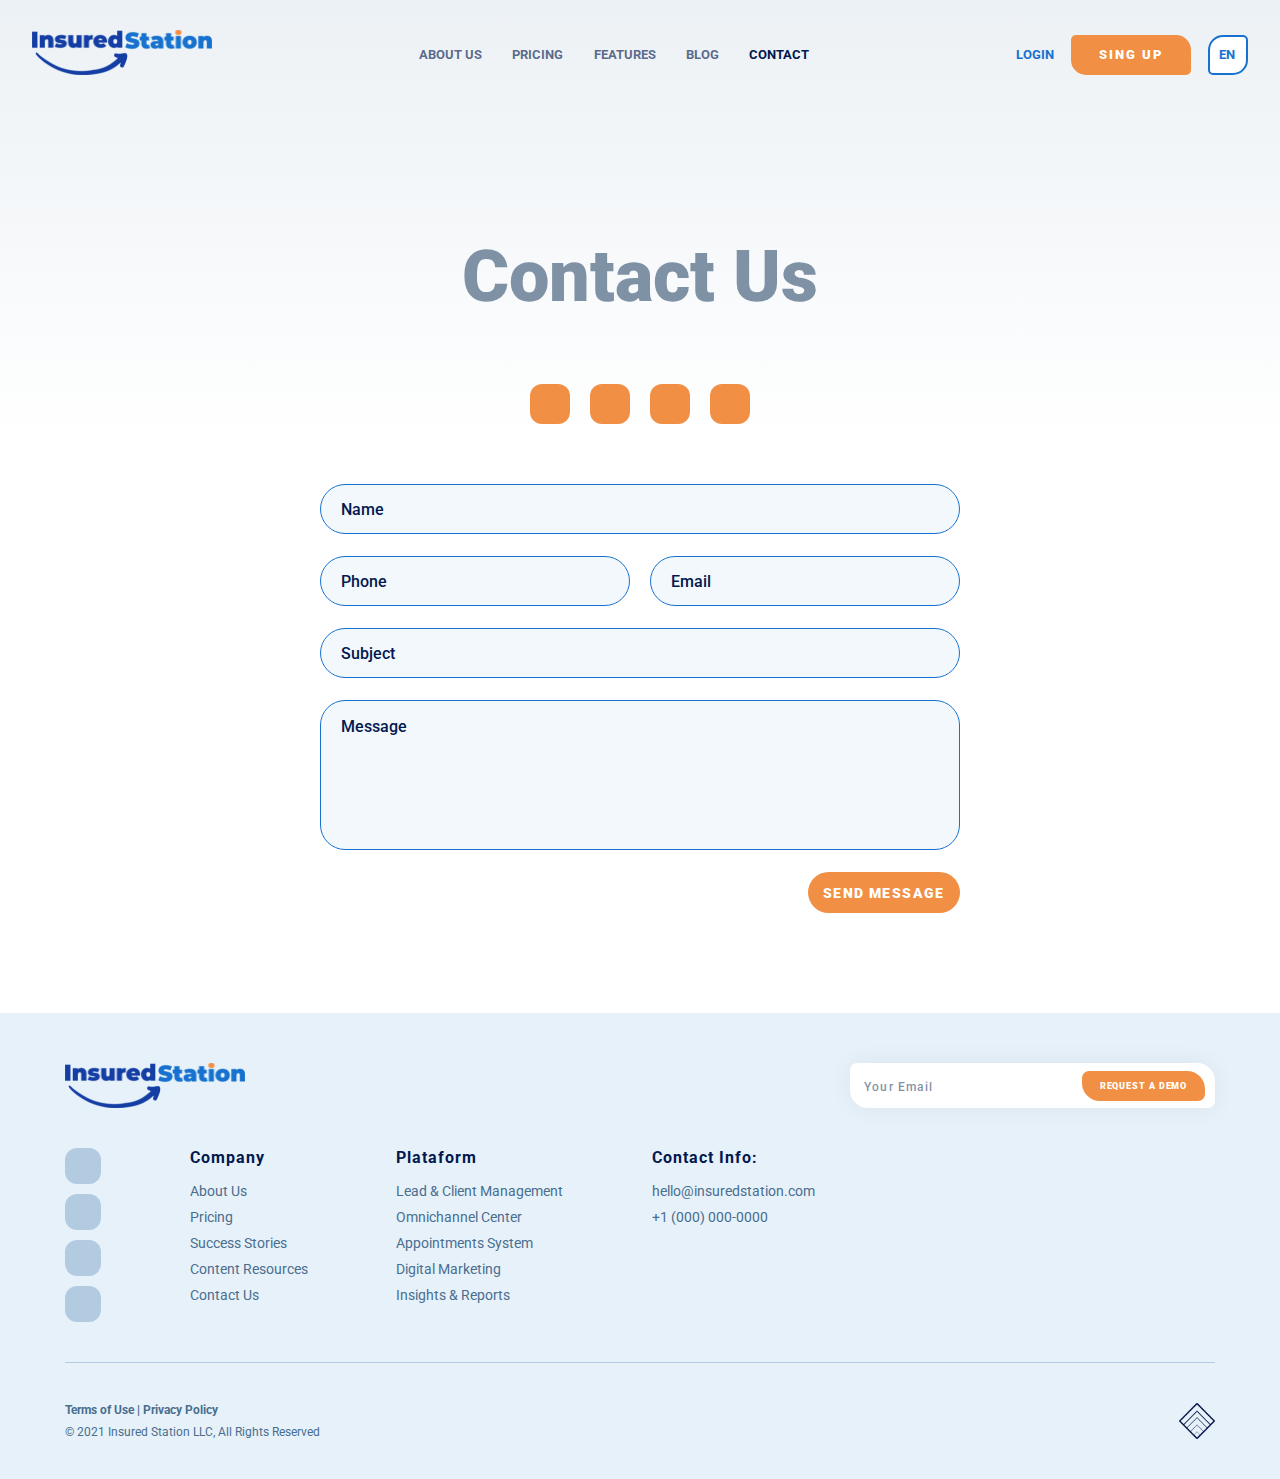
<file: public/contact/index.html>
<!DOCTYPE html>
<html lang="en">
<head>
  <link rel="preconnect" href="https://fonts.gstatic.com">
  <meta charset="UTF-8">
  <meta http-equiv="X-UA-Compatible" content="IE=edge">
  <meta name="viewport" content="width=device-width, initial-scale=1.0">

  <meta name="author" content="Fernando Lopes">
  <meta name="description" content="Request you insurance with us.">
  <meta name="keywords" content="insurance">

  <link rel="stylesheet" href="../assets/styles/pages/contact.css">

  <link href="https://fonts.googleapis.com/css2?family=Roboto:wght@400;500;700;900&display=swap" rel="stylesheet">
  <link  
    rel="stylesheet" href="https://use.fontawesome.com/releases/v5.15.2/css/all.css" 
    integrity="sha384-vSIIfh2YWi9wW0r9iZe7RJPrKwp6bG+s9QZMoITbCckVJqGCCRhc+ccxNcdpHuYu" 
    crossorigin="anonymous"
  >

  <title>Contact Us | Insured Station</title>
</head>
<body>
  <header>
    <a href="/">
      <img class="logo" src="../assets/img/logo.png" alt="logo">
    </a>

    <nav>
      <ul>
        <li>
          <a href="/aboutus">About Us</a>
        </li>
        <li>
          <a href="/pricing">Pricing</a>
        </li>
        <li>
          <a href="/features">Features</a>
        </li>
        <li>
          <a href="/blog">Blog</a>
        </li>
        <li class="active">
          <a href="#">Contact</a>
        </li>
      </ul>
    </nav>

    <div class="buttons-container">
      <a href="">
        LOGIN
      </a>

      <button>SING UP</button>
      
      <div class="select">
        <select id="langSelect">
          <option value="en">EN</option>
          <option value="pt">PT</option>
        </select>
      </div>
    </div>
  </header>

  <main>
    <h1>Contact Us</h1>

    <div class="icons">
      <button class="icons__container"><i class="fab fa-facebook-f"></i></button>
      <button class="icons__container"><i class="fab fa-instagram"></i></button>
      <button class="icons__container"><i class="fab fa-linkedin-in"></i></button>
      <button class="icons__container"><i class="fab fa-youtube"></i></button>
    </div>

    <form>
      <div class="form-input-container">
        <input 
          type="text"
          name="name"
          placeholder="Name"
        >
      </div>
      <div class="double-input-container">
        <div class="form-input-container">
          <input 
            type="tel"
            name="phone"
            placeholder="Phone"
          >
        </div>
        <div class="form-input-container">
          <input 
            type="email"
            name="email"
            placeholder="Email"
          >
        </div>
      </div>
      <div class="form-input-container">
        <input 
          type="text"
          name="subject"
          placeholder="Subject"
        >
      </div>

      <div class="form-textarea-container">
        <textarea 
          name="message"
          placeholder="Message"
        ></textarea>
      </div>

      <button type="submit">
        SEND MESSAGE
      </button>
    </form>
  </main>

  <footer>
    <div class="wrapper">
      
      <div class="head">
        <img class="logo" src="../assets/img/logo.png" alt="logo">

        <form id="footerForm">
          <div class="input-container">
            <input 
              type="email"
              name="email"
              placeholder="Your Email"
            />
            <button type="submit">REQUEST A DEMO</button>
          </div>
        </form>
      </div>
  
      <div class="columns">
        <div class="footer-column">
          <button class="icon-container">
            <i class="fab fa-facebook-f"></i>
          </button>
          <button class="icon-container">
            <i class="fab fa-instagram"></i>
          </button>
          <button class="icon-container">
            <i class="fab fa-linkedin-in"></i>
          </button>
          <button class="icon-container">
            <i class="fab fa-youtube"></i>
          </button>
        </div>
  
        <div class="footer-column">
          <h2>Company</h2>
          <ul>
            <li>About Us</li>
            <li>Pricing</li>
            <li>Success Stories</li>
            <li>Content Resources</li>
            <li>Contact Us</li>
          </ul>
        </div>
        <div class="footer-column">
          <h2>Plataform</h2>
          <ul>
            <li>Lead & Client Management</li>
            <li>Omnichannel Center</li>
            <li>Appointments System</li>
            <li>Digital Marketing</li>
            <li>Insights & Reports</li>
          </ul>
        </div>
        <div class="footer-column">
          <h2>Contact Info:</h2>
          <ul>
            <li>hello@insuredstation.com</li>
            <li>+1 (000) 000-0000</li>
          </ul>
        </div>
      </div>
  
      <div class="foot">
        <div>
          <p>Terms of Use | Privacy Policy</p>
          <p>© 2021 Insured Station LLC, All Rights Reserved</p>
        </div>
        <img class="tier-logo" src="../assets/img/tier-logo.png" alt="tier digital logo">
      </div>
    </div>

  </footer>

  <script src="../assets/js/contact.js"></script>
</body>
</html>
</file>
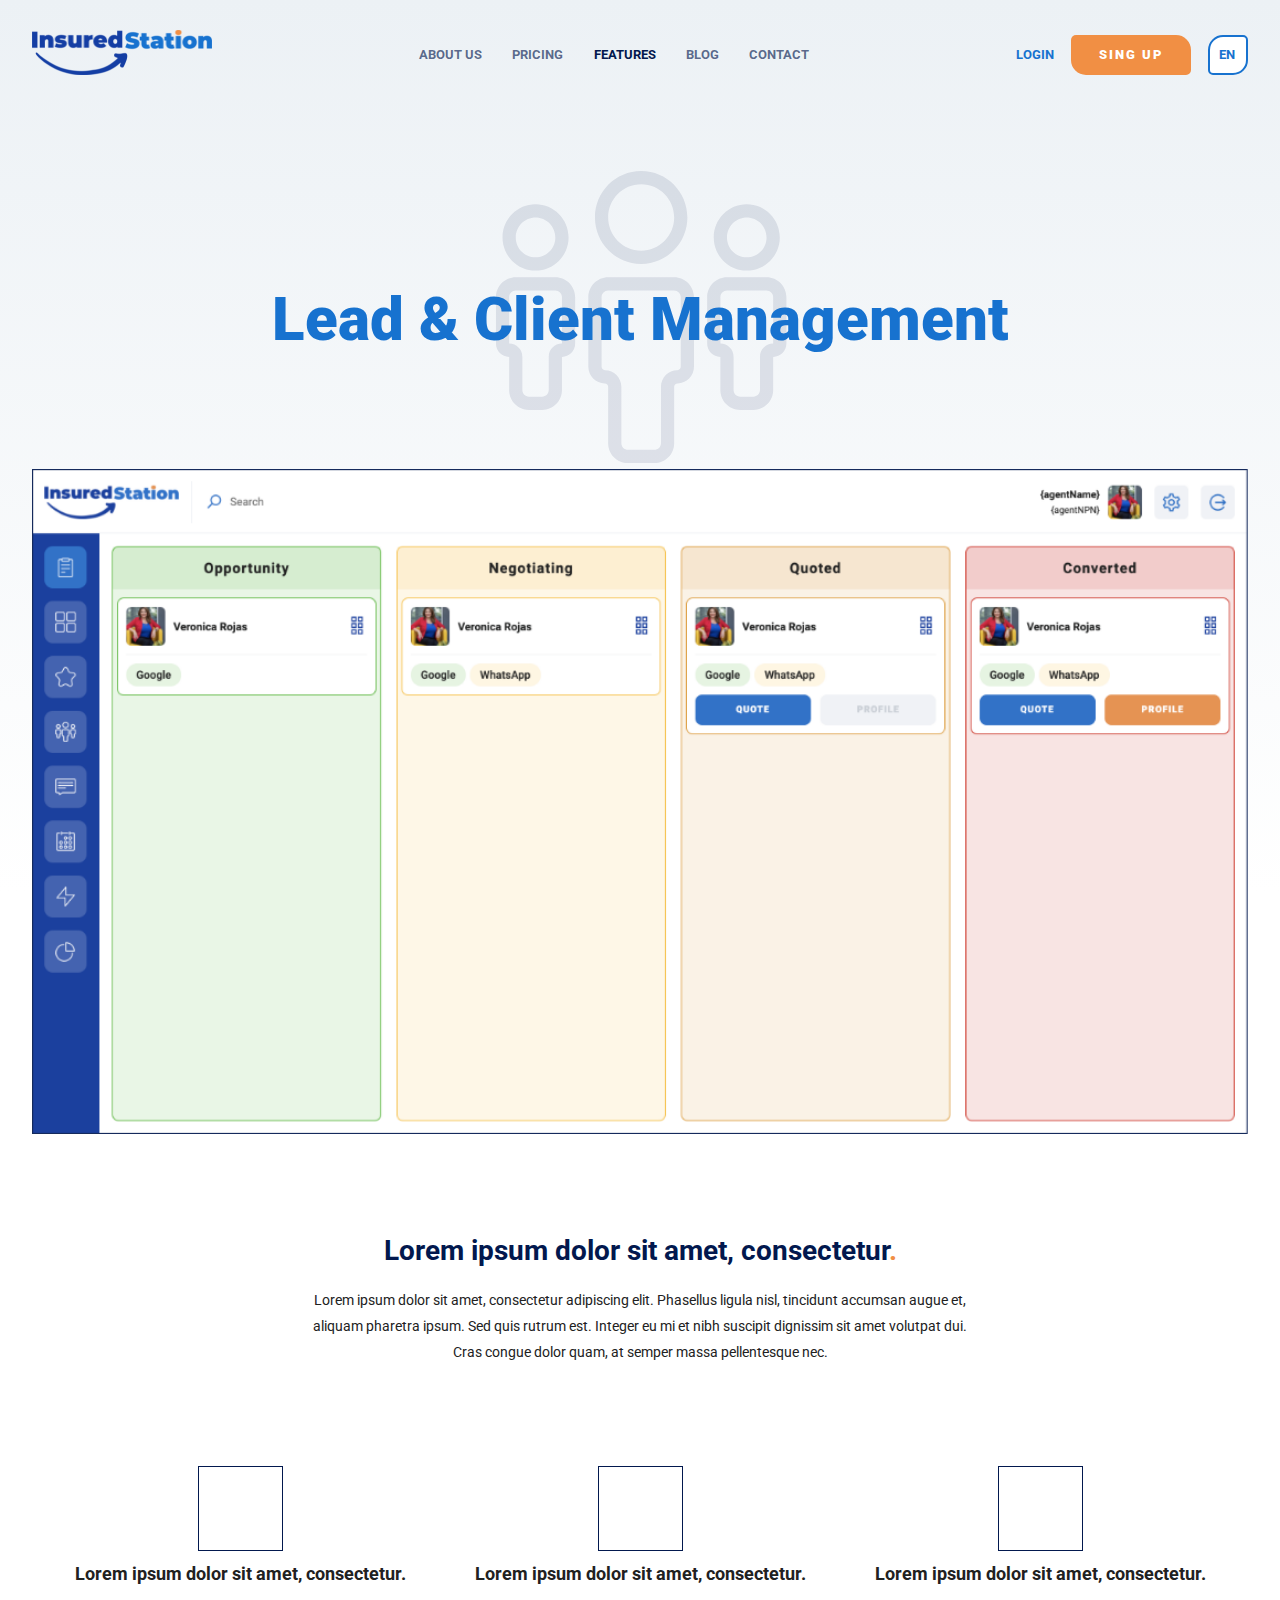
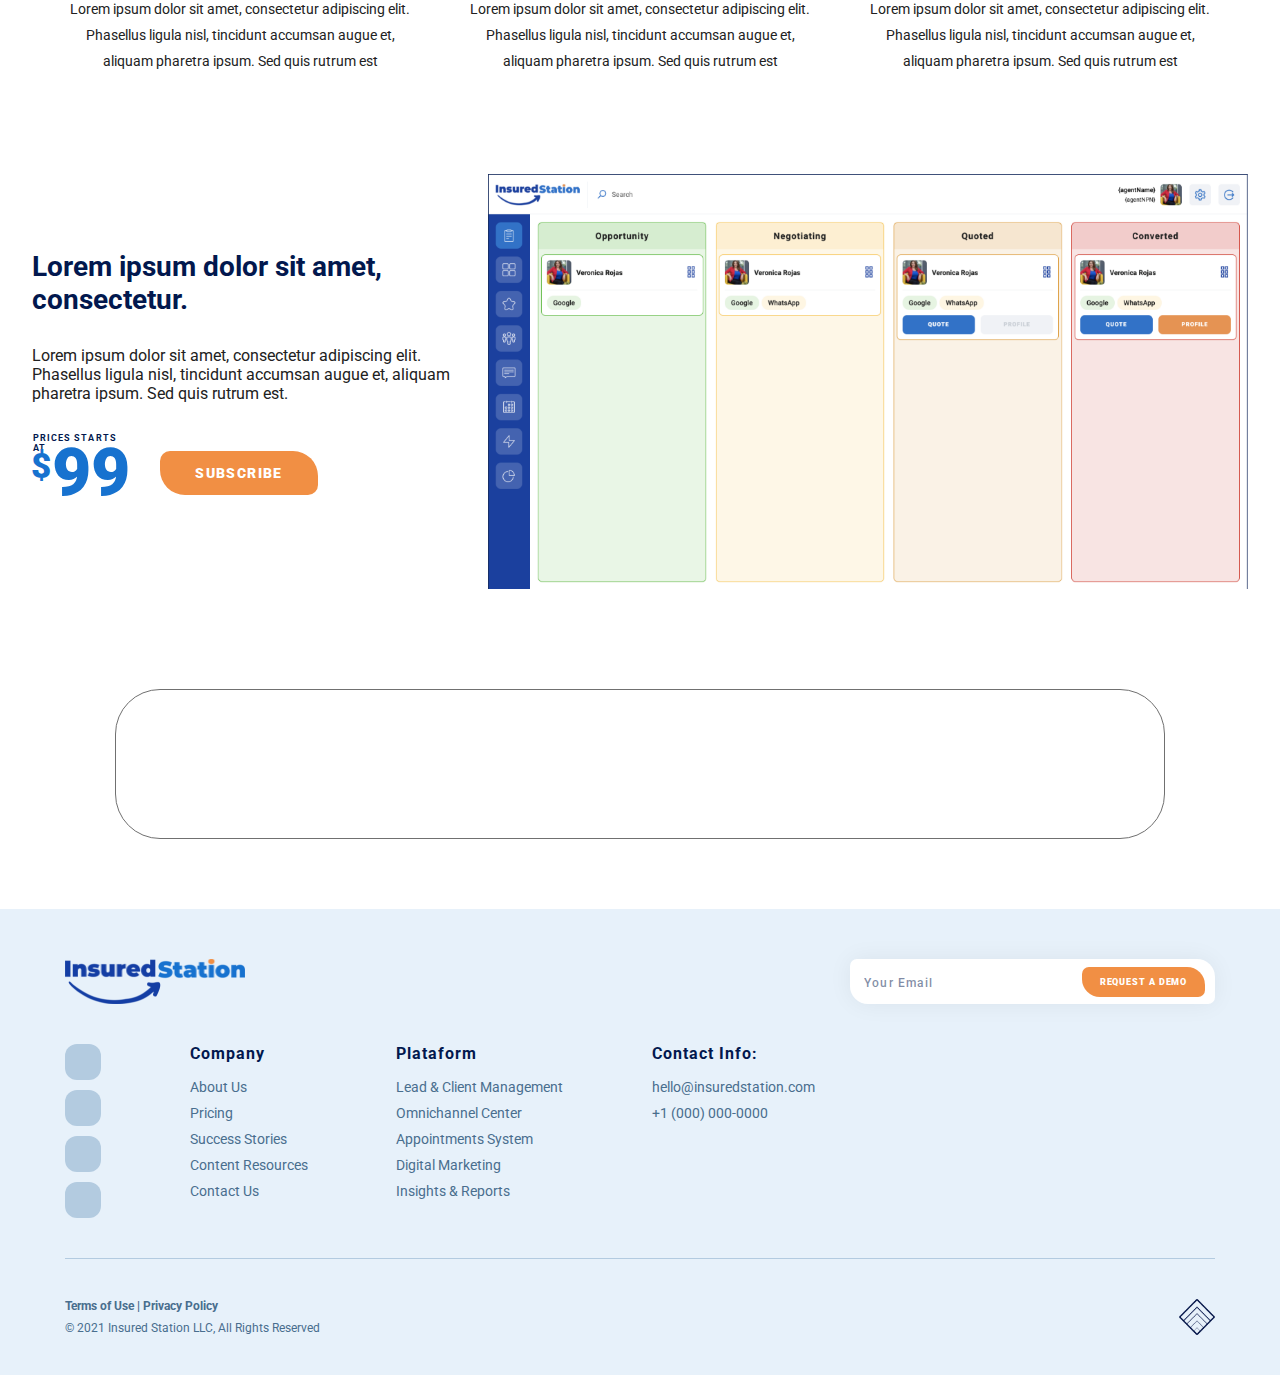
<file: public/features/index.html>
<!DOCTYPE html>
<html lang="en">
<head>
  <link rel="preconnect" href="https://fonts.gstatic.com">
  <meta charset="UTF-8">
  <meta http-equiv="X-UA-Compatible" content="IE=edge">
  <meta name="viewport" content="width=device-width, initial-scale=1.0">

  <meta name="author" content="Fernando Lopes">
  <meta name="description" content="Request you insurance with us.">
  <meta name="keywords" content="insurance">

  <link rel="stylesheet" href="../assets/styles/pages/features.css">

  <link href="https://fonts.googleapis.com/css2?family=Roboto:wght@400;500;700;900&display=swap" rel="stylesheet">
  <link  
    rel="stylesheet" href="https://use.fontawesome.com/releases/v5.15.2/css/all.css" 
    integrity="sha384-vSIIfh2YWi9wW0r9iZe7RJPrKwp6bG+s9QZMoITbCckVJqGCCRhc+ccxNcdpHuYu" 
    crossorigin="anonymous"
  >

  <title>Features | Insured Station</title>
</head>
<body>
  <header>
    <a href="/">
      <img class="logo" src="../assets/img/logo.png" alt="logo">
    </a>

    <nav>
      <ul>
        <li>
          <a href="/aboutus">About Us</a>
        </li>
        <li>
          <a href="/pricing">Pricing</a>
        </li>
        <li class="active">
          <a href="#">Features</a>
        </li>
        <li>
          <a href="/blog">Blog</a>
        </li>
        <li>
          <a href="/contact">Contact</a>
        </li>
      </ul>
    </nav>

    <div class="buttons-container">
      <a href="">
        LOGIN
      </a>

      <button class="btn-header">SING UP</button>
      
      <div class="select">
        <select id="langSelect">
          <option value="en">EN</option>
          <option value="pt">PT</option>
        </select>
      </div>
    </div>
  </header>

  <main>
    <section id="title">
      <div class="title-container">
        <h1>Lead & Client Management</h1>
        <img src="../assets/img/features-title.png" alt="">
      </div>

      <div class="img-container">
        <img src="../assets/img/features-ss.png" alt="">
      </div>
    </section>

    <section id="details">
      <div class="title">
        <h1>
          Lorem ipsum dolor sit amet, consectetur<span>.</span>
        </h1>
        <p>
          Lorem ipsum dolor sit amet, consectetur adipiscing elit. Phasellus ligula nisl, 
          tincidunt accumsan augue et, aliquam pharetra ipsum. Sed quis rutrum est. 
          Integer eu mi et nibh suscipit dignissim sit amet volutpat dui. Cras congue dolor quam, 
          at semper massa pellentesque nec.
        </p>
      </div>

      <div class="features">
        <article>
          <div class="icon-container"></div>
          <h2>
            Lorem ipsum dolor sit amet, consectetur.
          </h2>
          <p>
            Lorem ipsum dolor sit amet, consectetur adipiscing elit. Phasellus ligula nisl, 
            tincidunt accumsan augue et, aliquam pharetra ipsum. Sed quis rutrum est
          </p>
        </article>
        <article>
          <div class="icon-container"></div>
          <h2>
            Lorem ipsum dolor sit amet, consectetur.
          </h2>
          <p>
            Lorem ipsum dolor sit amet, consectetur adipiscing elit. Phasellus ligula nisl, 
            tincidunt accumsan augue et, aliquam pharetra ipsum. Sed quis rutrum est
          </p>
        </article>
        <article>
          <div class="icon-container"></div>
          <h2>
            Lorem ipsum dolor sit amet, consectetur.
          </h2>
          <p>
            Lorem ipsum dolor sit amet, consectetur adipiscing elit. Phasellus ligula nisl, 
            tincidunt accumsan augue et, aliquam pharetra ipsum. Sed quis rutrum est
          </p>
        </article>
      </div>
    </section>

    <section id="pricing">
      <div class="infos">
        <h1>
          Lorem ipsum dolor sit amet, consectetur.
        </h1>
        <p>
          Lorem ipsum dolor sit amet, consectetur adipiscing elit. Phasellus ligula nisl, 
          tincidunt accumsan augue et, aliquam pharetra ipsum. Sed quis rutrum est.
        </p>

        <div class="pricing-container">
          <div class="price">
            <span>PRICES STARTS AT</span>
            <h2>99</h2>
          </div>

          <button>
            subscribe
          </button>
        </div>
      </div>

      <div class="img-container">
        <img src="../assets/img/features-ss.png" alt="">
      </div>
    </section>

    <section id="action"></section>
  </main>

  <footer>
    <div class="wrapper">
      
      <div class="head">
        <img class="logo" src="../assets/img/logo.png" alt="logo">

        <form id="footerForm">
          <div class="input-container">
            <input 
              type="email"
              name="email"
              placeholder="Your Email"
            />
            <button type="submit">REQUEST A DEMO</button>
          </div>
        </form>
      </div>
  
      <div class="columns">
        <div class="footer-column">
          <button class="icon-container">
            <i class="fab fa-facebook-f"></i>
          </button>
          <button class="icon-container">
            <i class="fab fa-instagram"></i>
          </button>
          <button class="icon-container">
            <i class="fab fa-linkedin-in"></i>
          </button>
          <button class="icon-container">
            <i class="fab fa-youtube"></i>
          </button>
        </div>
  
        <div class="footer-column">
          <h2>Company</h2>
          <ul>
            <li>About Us</li>
            <li>Pricing</li>
            <li>Success Stories</li>
            <li>Content Resources</li>
            <li>Contact Us</li>
          </ul>
        </div>
        <div class="footer-column">
          <h2>Plataform</h2>
          <ul>
            <li>Lead & Client Management</li>
            <li>Omnichannel Center</li>
            <li>Appointments System</li>
            <li>Digital Marketing</li>
            <li>Insights & Reports</li>
          </ul>
        </div>
        <div class="footer-column">
          <h2>Contact Info:</h2>
          <ul>
            <li>hello@insuredstation.com</li>
            <li>+1 (000) 000-0000</li>
          </ul>
        </div>
      </div>
  
      <div class="foot">
        <div>
          <p>Terms of Use | Privacy Policy</p>
          <p>© 2021 Insured Station LLC, All Rights Reserved</p>
        </div>
        <img class="tier-logo" src="../assets/img/tier-logo.png" alt="tier digital logo">
      </div>
    </div>

  </footer>

  <script src="../assets/js/features.js"></script>
</body>
</html>
</file>
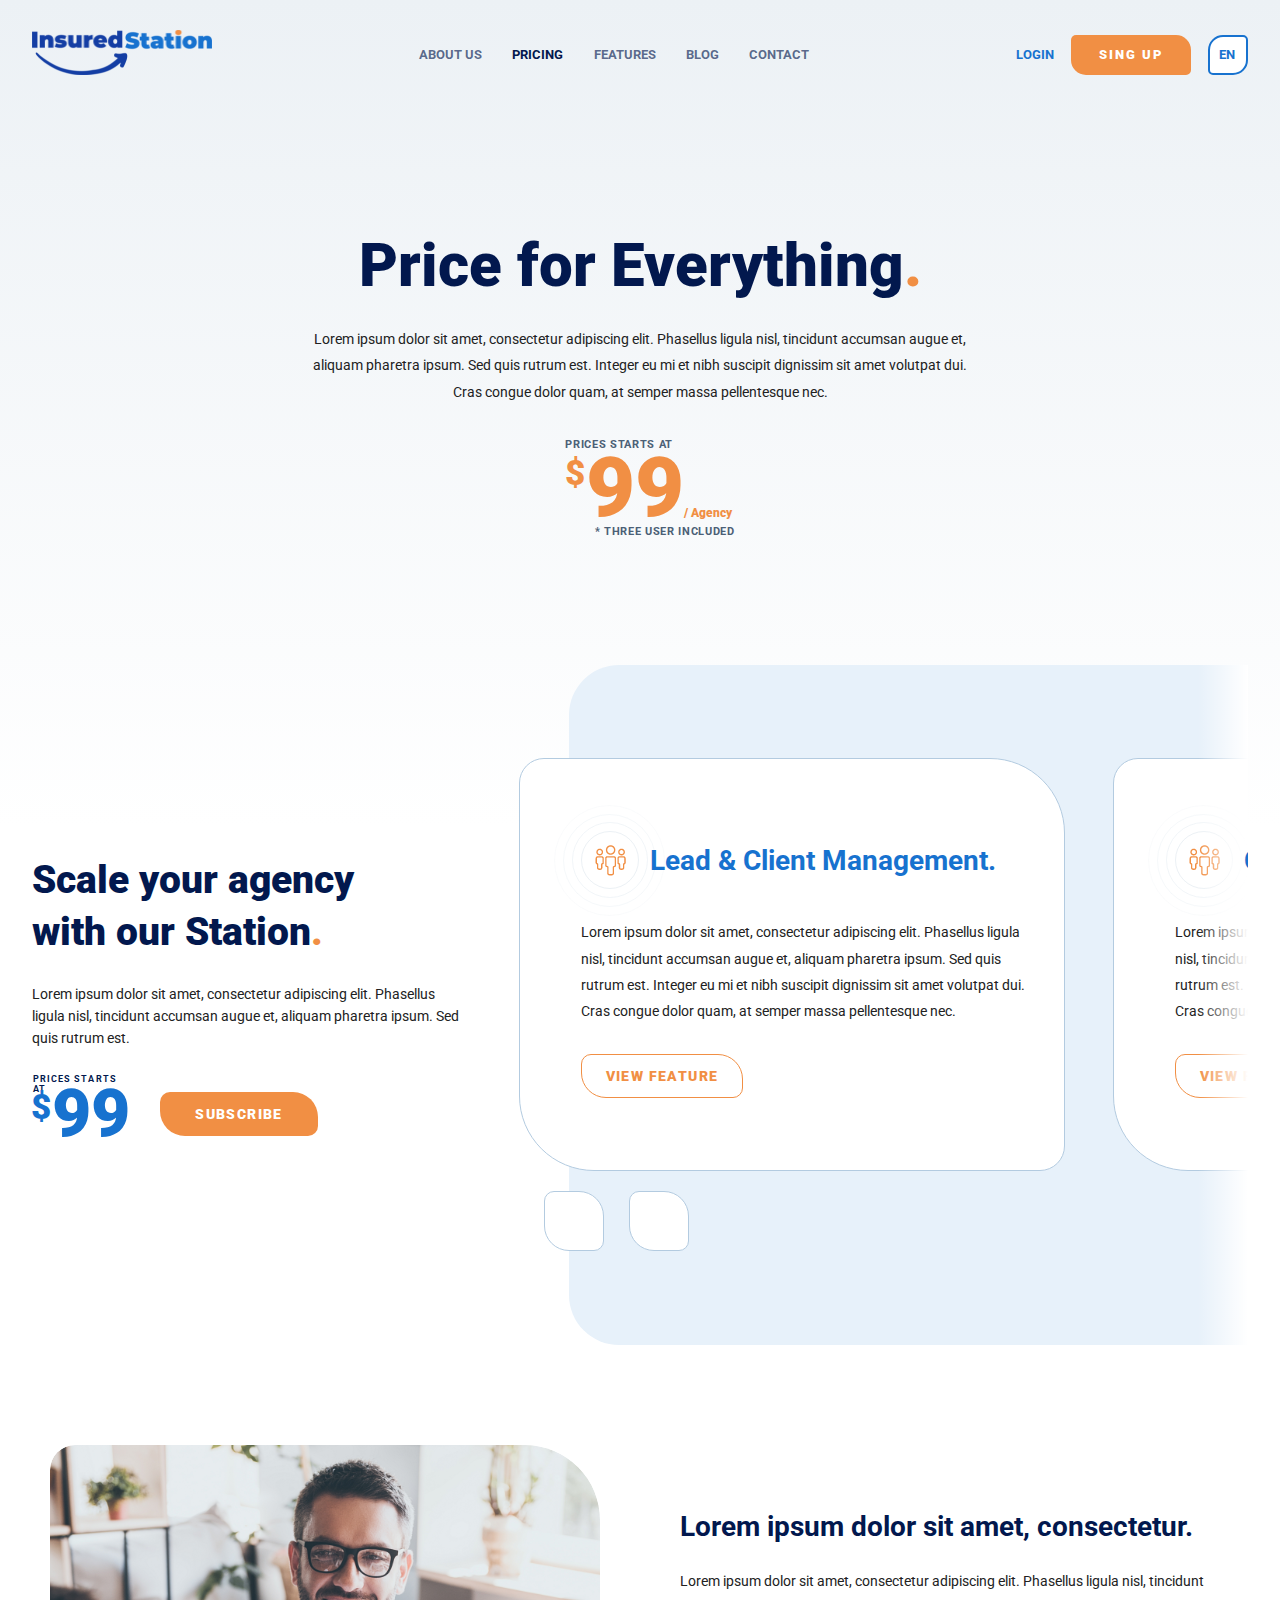
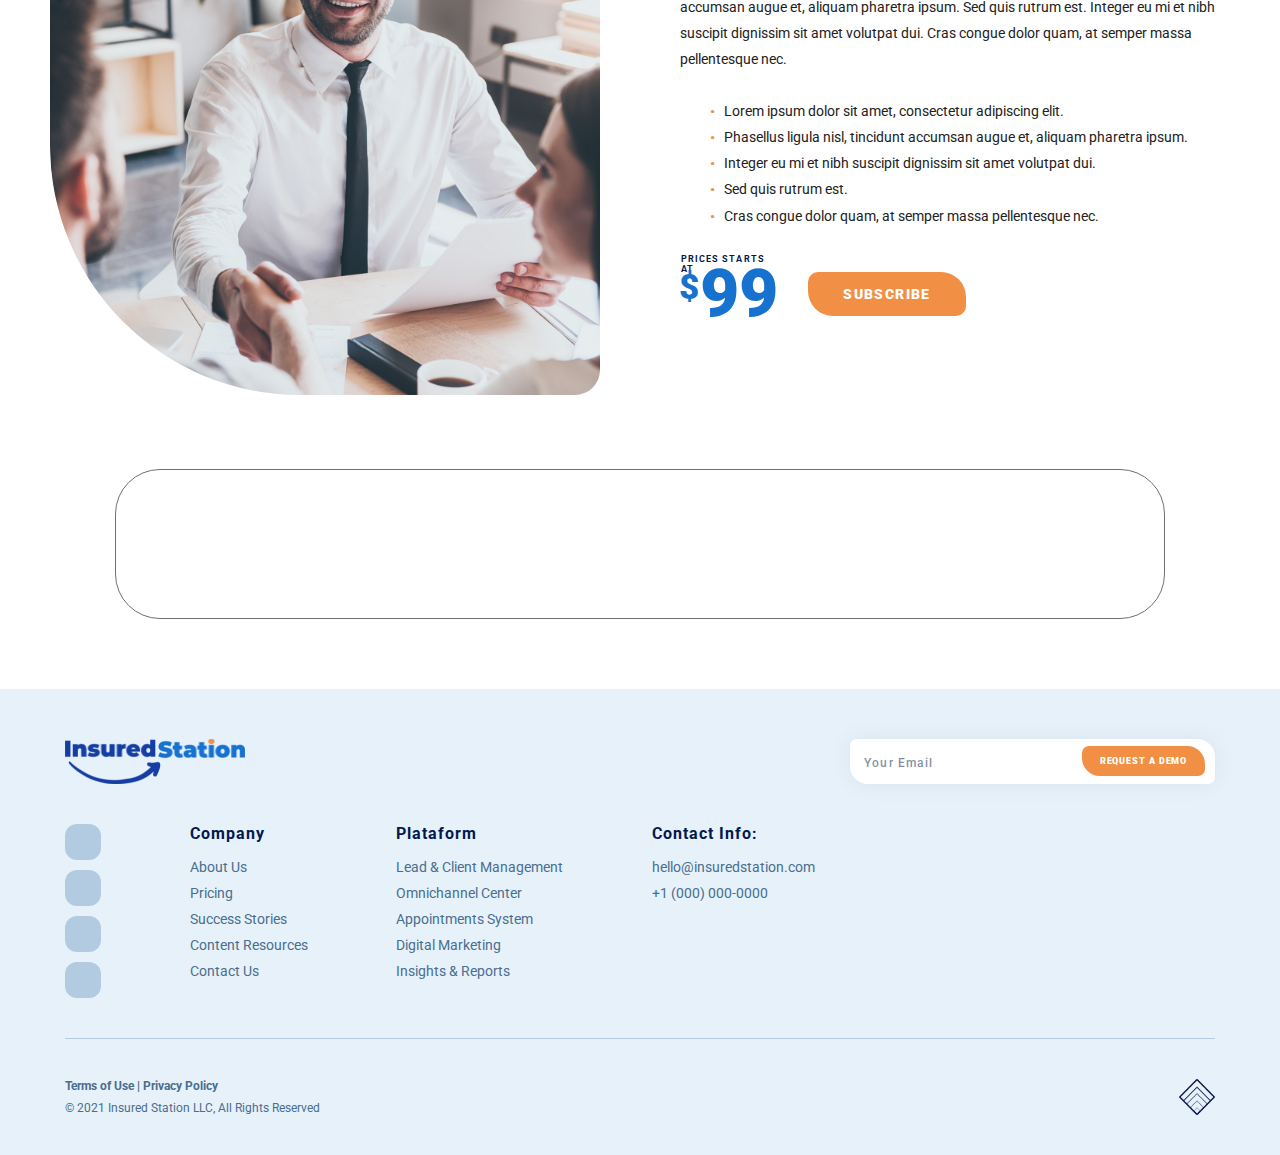
<file: public/pricing/index.html>
<!DOCTYPE html>
<html lang="en">
  <head>
    <link rel="preconnect" href="https://fonts.gstatic.com">
    <meta charset="UTF-8">
    <meta http-equiv="X-UA-Compatible" content="IE=edge">
    <meta name="viewport" content="width=device-width, initial-scale=1.0">
  
    <meta name="author" content="Fernando Lopes">
    <meta name="description" content="Request you insurance with us.">
    <meta name="keywords" content="insurance">
  
    <link rel="stylesheet" href="../assets/styles/pages/pricing.css">
  
    <link href="https://fonts.googleapis.com/css2?family=Roboto:wght@400;500;700;900&display=swap" rel="stylesheet">
    <link  
      rel="stylesheet" href="https://use.fontawesome.com/releases/v5.15.2/css/all.css" 
      integrity="sha384-vSIIfh2YWi9wW0r9iZe7RJPrKwp6bG+s9QZMoITbCckVJqGCCRhc+ccxNcdpHuYu" 
      crossorigin="anonymous"
    >
  
    <title>Price | Insured Station</title>
  </head>
<body>
  <header>
    <a href="/">
      <img class="logo" src="../assets/img/logo.png" alt="logo">
    </a>

    <nav>
      <ul>
        <li>
          <a href="/aboutus">About Us</a>
        </li>
        <li class="active">
          <a href="#">Pricing</a>
        </li>
        <li>
          <a href="/features">Features</a>
        </li>
        <li>
          <a href="/blog">Blog</a>
        </li>
        <li>
          <a href="/contact">Contact</a>
        </li>
      </ul>
    </nav>

    <div class="buttons-container">
      <a href="">
        LOGIN
      </a>

      <button>SING UP</button>
      
      <div class="select">
        <select id="langSelect">
          <option value="en">EN</option>
          <option value="pt">PT</option>
        </select>
      </div>
    </div>
  </header>

  <main>
    <section id="title">
      <h1>
        Price for Everything<span>.</span>
      </h1>
      <p>
        Lorem ipsum dolor sit amet, consectetur adipiscing elit. Phasellus ligula nisl, 
        tincidunt accumsan augue et, aliquam pharetra ipsum. Sed quis rutrum est. 
        Integer eu mi et nibh suscipit dignissim sit amet volutpat dui. Cras congue dolor quam, 
        at semper massa pellentesque nec.
      </p>

      <div class="title__price">
        <div class="pricing-container">
          <span>PRICES STARTS AT</span>
          <h2>99</h2>
          <span>* THREE USER INCLUDED</span>
        </div>
      </div>

    </section>

    <section id="features">
      <div class="info">
        <h1>
          Scale your agency <br/>
          with our Station<span>.</span>
        </h1>
        <p>
          Lorem ipsum dolor sit amet, consectetur adipiscing elit. Phasellus ligula nisl, 
          tincidunt accumsan augue et, aliquam pharetra ipsum. Sed quis rutrum est.
        </p>

        <div class="pricing-container">
          <div class="price">
            <span>PRICES STARTS AT</span>
            <h2>99</h2>
          </div>

          <button>
            subscribe
          </button>
        </div>

      </div>
      
      <div class="carousel">
        <input type=radio name="slider" id="slide1" checked />
        <input type=radio name="slider" id="slide2" />
        <!-- <input type=radio name="slider" id="slide3" /> -->
        
        <div class="slider">
          <div class="slide__items">
            <article>
              <div class="title">
                <div class="img__circles">
                  <div class="circle__1"></div>
                  <div class="circle__2"></div>
                  <div class="circle__3"></div>
                </div>

                <div class="title__img">
                  <img src="../assets/img/title-img.png" alt="">
                </div>
                <h2>
                  Lead & Client Management.
                </h2>
              </div>
    
              <p>
                Lorem ipsum dolor sit amet, consectetur adipiscing elit. Phasellus ligula nisl, tincidunt accumsan augue et, 
                aliquam pharetra ipsum. Sed quis rutrum est. Integer eu mi et nibh suscipit dignissim sit amet volutpat dui. 
                Cras congue dolor quam, at semper massa pellentesque nec.
              </p>
    
              <button>
                VIEW FEATURE
              </button>
            </article>

            <article>
              <div class="title">
                <div class="img__circles">
                  <div class="circle__1"></div>
                  <div class="circle__2"></div>
                  <div class="circle__3"></div>
                </div>

                <div class="title__img">
                  <img src="../assets/img/title-img.png" alt="">
                </div>
                <h2>
                  Omnichannel Center
                </h2>
              </div>
    
              <p>
                Lorem ipsum dolor sit amet, consectetur adipiscing elit. Phasellus ligula nisl, tincidunt accumsan augue et, 
                aliquam pharetra ipsum. Sed quis rutrum est. Integer eu mi et nibh suscipit dignissim sit amet volutpat dui. 
                Cras congue dolor quam, at semper massa pellentesque nec.
              </p>
    
              <button>
                VIEW FEATURE
              </button>
            </article>
            
          </div>
        </div>

        <div class="labels">
          <label for="slide1"><i class="fas fa-chevron-left"></i></label>
          <label for="slide2"><i class="fas fa-chevron-right"></i></label>
          <!-- <label for="slide3"><i class="fas fa-chevron-left"></i></label> -->
        </div>
      </div>

    </section>

    <section id="subscription">
      <article>
        <figure>
          <img src="../assets/img/aboutus-img.png" alt="">
        </figure>

        <div class="infos">
          <h2>
            Lorem ipsum dolor sit amet, consectetur.
          </h2>
 
          <p>
            Lorem ipsum dolor sit amet, consectetur adipiscing elit. Phasellus ligula nisl, tincidunt accumsan augue et, 
            aliquam pharetra ipsum. Sed quis rutrum est. Integer eu mi et nibh suscipit dignissim sit amet volutpat dui. 
            Cras congue dolor quam, at semper massa pellentesque nec.
          </p>

          <ul>
            <li>Lorem ipsum dolor sit amet, consectetur adipiscing elit.</li>
            <li>Phasellus ligula nisl, tincidunt accumsan augue et, aliquam pharetra ipsum.</li>
            <li>Integer eu mi et nibh suscipit dignissim sit amet volutpat dui.</li>
            <li>Sed quis rutrum est.</li>
            <li>Cras congue dolor quam, at semper massa pellentesque nec.</li>
          </ul>

          <div class="pricing-container">
            <div class="price">
              <span>PRICES STARTS AT</span>
              <h2>99</h2>
            </div>
  
            <button>
              subscribe
            </button>
          </div>

        </div>
      </article>
    </section>

    <section id="action"></section>
  </main>

  <footer>
    <div class="wrapper">
      
      <div class="head">
        <img class="logo" src="../assets/img/logo.png" alt="logo">

        <form id="footerForm">
          <div class="input-container">
            <input 
              type="email"
              name="email"
              placeholder="Your Email"
            />
            <button type="submit">REQUEST A DEMO</button>
          </div>
        </form>
      </div>
  
      <div class="columns">
        <div class="footer-column">
          <button class="icon-container">
            <i class="fab fa-facebook-f"></i>
          </button>
          <button class="icon-container">
            <i class="fab fa-instagram"></i>
          </button>
          <button class="icon-container">
            <i class="fab fa-linkedin-in"></i>
          </button>
          <button class="icon-container">
            <i class="fab fa-youtube"></i>
          </button>
        </div>
  
        <div class="footer-column">
          <h2>Company</h2>
          <ul>
            <li>About Us</li>
            <li>Pricing</li>
            <li>Success Stories</li>
            <li>Content Resources</li>
            <li>Contact Us</li>
          </ul>
        </div>
        <div class="footer-column">
          <h2>Plataform</h2>
          <ul>
            <li>Lead & Client Management</li>
            <li>Omnichannel Center</li>
            <li>Appointments System</li>
            <li>Digital Marketing</li>
            <li>Insights & Reports</li>
          </ul>
        </div>
        <div class="footer-column">
          <h2>Contact Info:</h2>
          <ul>
            <li>hello@insuredstation.com</li>
            <li>+1 (000) 000-0000</li>
          </ul>
        </div>
      </div>
  
      <div class="foot">
        <div>
          <p>Terms of Use | Privacy Policy</p>
          <p>© 2021 Insured Station LLC, All Rights Reserved</p>
        </div>
        <img class="tier-logo" src="../assets/img/tier-logo.png" alt="tier digital logo">
      </div>
    </div>

  </footer>

  <script src="../assets/js/pricing.js"></script>
</body>
</html>
</file>
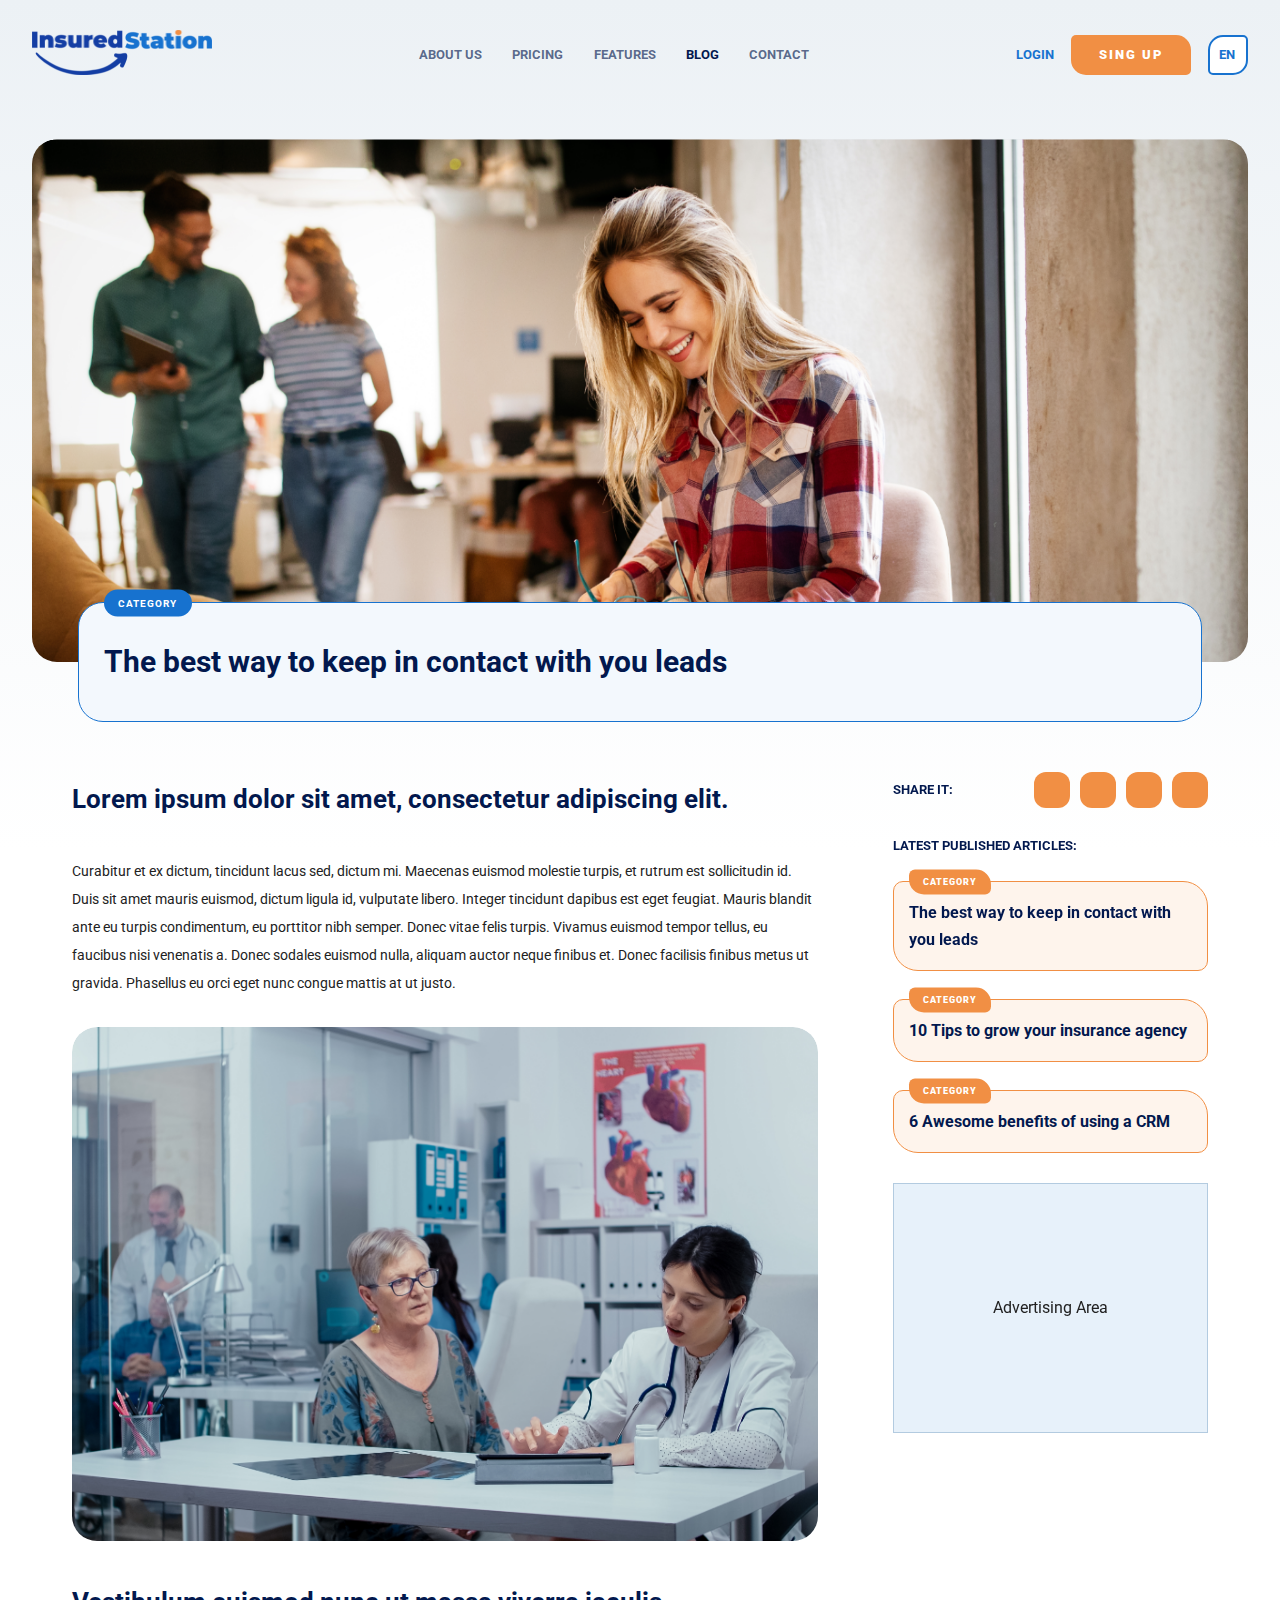
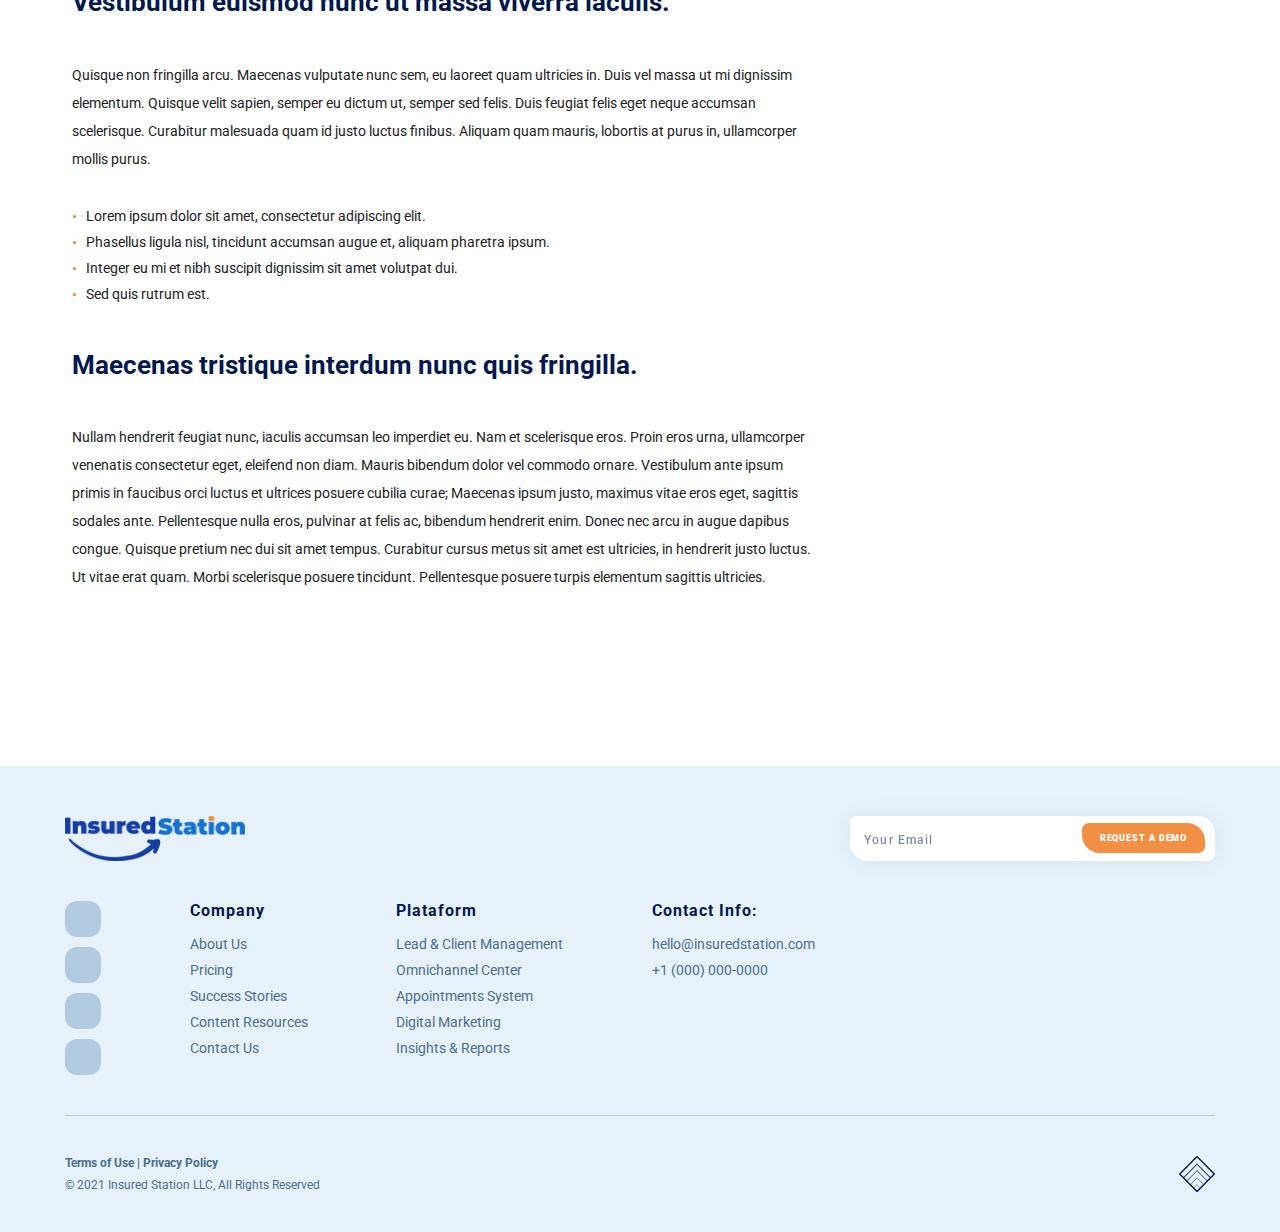
<file: public/blog/article/index.html>
<!DOCTYPE html>
<html lang="en">
<head>
  <link rel="preconnect" href="https://fonts.gstatic.com">
  <meta charset="UTF-8">
  <meta http-equiv="X-UA-Compatible" content="IE=edge">
  <meta name="viewport" content="width=device-width, initial-scale=1.0">

  <meta name="author" content="Fernando Lopes">
  <meta name="description" content="Request you insurance with us.">
  <meta name="keywords" content="insurance">

  <link rel="stylesheet" href="../../assets/styles/pages/article.css">

  <link href="https://fonts.googleapis.com/css2?family=Roboto:wght@400;500;700;900&display=swap" rel="stylesheet">
  <link  
    rel="stylesheet" href="https://use.fontawesome.com/releases/v5.15.2/css/all.css" 
    integrity="sha384-vSIIfh2YWi9wW0r9iZe7RJPrKwp6bG+s9QZMoITbCckVJqGCCRhc+ccxNcdpHuYu" 
    crossorigin="anonymous"
  >

  <title>Article | Insured Station</title>
</head>
<body>
  <header>
    <a href="/">
      <img class="logo" src="../../assets/img/logo.png" alt="logo">
    </a>

    <nav>
      <ul>
        <li>
          <a href="/aboutus">About Us</a>
        </li>
        <li>
          <a href="/pricing">Pricing</a>
        </li>
        <li>
          <a href="/features">Features</a>
        </li>
        <li class="active">
          <a href="#">Blog</a>
        </li>
        <li>
          <a href="/contact">Contact</a>
        </li>
      </ul>
    </nav>

    <div class="buttons-container">
      <a href="">
        LOGIN
      </a>

      <button class="btn-header">SING UP</button>
      
      <div class="select">
        <select id="langSelect">
          <option value="en">EN</option>
          <option value="pt">PT</option>
        </select>
      </div>
    </div>
  </header>

  <section id="title">
    <figure>
      <img src="../../assets/img/article.png">
      <figcaption>

        <span>CATEGORY</span>
        <h1>
          The best way to keep in contact with you leads
        </h1>

      </figcaption>
    </figure>
  </section>

  <section id="content">
    <main>
      <h2>
        Lorem ipsum dolor sit amet, consectetur adipiscing elit.
      </h2>

      <p>
        Curabitur et ex dictum, tincidunt lacus sed, dictum mi. Maecenas euismod molestie turpis, 
        et rutrum est sollicitudin id. Duis sit amet mauris euismod, dictum ligula id, vulputate libero. 
        Integer tincidunt dapibus est eget feugiat. Mauris blandit ante eu turpis condimentum, 
        eu porttitor nibh semper. Donec vitae felis turpis. Vivamus euismod tempor tellus, eu faucibus nisi venenatis a. 
        Donec sodales euismod nulla, aliquam auctor neque finibus et. Donec facilisis finibus metus ut gravida. 
        Phasellus eu orci eget nunc congue mattis at ut justo.
      </p>
      
      <figure>
        <img src="../../assets/img/article-img.png" alt="">
      </figure>
      
      <h2>
        Vestibulum euismod nunc ut massa viverra iaculis.
      </h2>

      <p>
        Quisque non fringilla arcu. Maecenas vulputate nunc sem, eu laoreet quam ultricies in. 
        Duis vel massa ut mi dignissim elementum. Quisque velit sapien, semper eu dictum ut, semper sed felis. 
        Duis feugiat felis eget neque accumsan scelerisque. Curabitur malesuada quam id justo luctus finibus. 
        Aliquam quam mauris, lobortis at purus in, ullamcorper mollis purus.
      </p>

      <ul>
        <li>Lorem ipsum dolor sit amet, consectetur adipiscing elit.</li>
        <li>Phasellus ligula nisl, tincidunt accumsan augue et, aliquam pharetra ipsum.</li>
        <li>Integer eu mi et nibh suscipit dignissim sit amet volutpat dui.</li>
        <li>Sed quis rutrum est.</li>
      </ul>

      <h2>
        Maecenas tristique interdum nunc quis fringilla.
      </h2>

      <p>
        Nullam hendrerit feugiat nunc, iaculis accumsan leo imperdiet eu. Nam et scelerisque eros. 
        Proin eros urna, ullamcorper venenatis consectetur eget, eleifend non diam. 
        Mauris bibendum dolor vel commodo ornare. Vestibulum ante ipsum primis in faucibus orci luctus et 
        ultrices posuere cubilia curae; Maecenas ipsum justo, maximus vitae eros eget, sagittis sodales ante. 
        Pellentesque nulla eros, pulvinar at felis ac, bibendum hendrerit enim. Donec nec arcu in augue 
        dapibus congue. Quisque pretium nec dui sit amet tempus. Curabitur cursus metus sit amet est ultricies, 
        in hendrerit justo luctus. Ut vitae erat quam. Morbi scelerisque posuere tincidunt. Pellentesque 
        posuere turpis elementum sagittis ultricies.
      </p>
    </main>

    <aside>
      <div class="socials">
        <p>
          SHARE IT:
        </p>

        <div class="icons">
          <button class="icons__container"><i class="fab fa-facebook-f"></i></button>
          <button class="icons__container"><i class="fab fa-twitter"></i></button>
          <button class="icons__container"><i class="fab fa-linkedin-in"></i></button>
          <button class="icons__container"><i class="fab fa-whatsapp"></i></button>
        </div>
      </div>

      <div class="articles">
        <h2>
          LATEST PUBLISHED ARTICLES:
        </h2>
        
        <a href="">
          <div>
            <h3>The best way to keep in contact with you leads</h3>
          </div>
        </a>
        <a href="">
          <div>
            <h3>10 Tips to grow your insurance agency</h3>
          </div>
        </a>
        <a href="">
          <div>
            <h3>6 Awesome benefits of using a CRM</h3>
          </div>
        </a>
      </div>

      <div class="advertise">
        Advertising Area
      </div>
    </aside>
  </section>

  <footer>
    <div class="wrapper">
      
      <div class="head">
        <img class="logo" src="../../assets/img/logo.png" alt="logo">

        <form id="footerForm">
          <div class="input-container">
            <input 
              type="email"
              name="email"
              placeholder="Your Email"
            />
            <button type="submit">REQUEST A DEMO</button>
          </div>
        </form>
      </div>
  
      <div class="columns">
        <div class="footer-column">
          <button class="icon-container">
            <i class="fab fa-facebook-f"></i>
          </button>
          <button class="icon-container">
            <i class="fab fa-instagram"></i>
          </button>
          <button class="icon-container">
            <i class="fab fa-linkedin-in"></i>
          </button>
          <button class="icon-container">
            <i class="fab fa-youtube"></i>
          </button>
        </div>
  
        <div class="footer-column">
          <h2>Company</h2>
          <ul>
            <li>About Us</li>
            <li>Pricing</li>
            <li>Success Stories</li>
            <li>Content Resources</li>
            <li>Contact Us</li>
          </ul>
        </div>
        <div class="footer-column">
          <h2>Plataform</h2>
          <ul>
            <li>Lead & Client Management</li>
            <li>Omnichannel Center</li>
            <li>Appointments System</li>
            <li>Digital Marketing</li>
            <li>Insights & Reports</li>
          </ul>
        </div>
        <div class="footer-column">
          <h2>Contact Info:</h2>
          <ul>
            <li>hello@insuredstation.com</li>
            <li>+1 (000) 000-0000</li>
          </ul>
        </div>
      </div>
  
      <div class="foot">
        <div>
          <p>Terms of Use | Privacy Policy</p>
          <p>© 2021 Insured Station LLC, All Rights Reserved</p>
        </div>
        <img class="tier-logo" src="../../assets/img/tier-logo.png" alt="tier digital logo">
      </div>
    </div>

  </footer>

  <script src="../../assets/js/blog.js"></script>
</body>
</html>
</file>
<file: public/assets/styles/home.css>
@charset "UTF-8";
* {
  padding: 0;
  margin: 0;
  box-sizing: border-box;
}

html {
  scroll-behavior: smooth;
}

body {
  background: linear-gradient(#ECF1F5, #fff 30%);
  color: #212121;
}

body, input, textarea, button {
  font: 400 1rem "Roboto", sans-serif;
}

button {
  cursor: pointer;
  border: none;
  transition: filter 0.3s;
}
button:hover {
  filter: brightness(0.9);
}

a {
  color: inherit;
  text-decoration: none;
}

@media (max-width: 1088px) {
  html {
    font-size: 93.75%;
  }
}
@media (max-width: 720px) {
  html {
    font-size: 87.5%;
  }
}
section#blog .card figure, section#blog .card figure span {
  display: flex;
  align-items: center;
  justify-content: center;
}

.select {
  height: 40px;
  width: 40px;
  font-size: 13px;
  font-weight: 700;
  letter-spacing: 0.1em;
  color: #1772CF;
  cursor: pointer;
  background: #fff;
  border: 2px solid #1772CF;
  border-top-left-radius: 15px;
  border-top-right-radius: 5px;
  border-bottom-right-radius: 15px;
  border-bottom-left-radius: 5px;
}
.select select {
  padding-left: 9px;
  -moz-padding-start: 5px;
  width: 100%;
  height: 100%;
  appearance: none;
  border: none;
  outline: none;
  margin: 0;
  background-color: transparent;
  color: inherit;
  font-family: inherit;
  font-size: inherit;
  font-weight: inherit;
  cursor: inherit;
  line-height: inherit;
}
.select select::-ms-expand {
  display: none;
}

section#services .button button, section#aboutUs .infos button {
  height: 2.75rem;
  font-size: 0.875rem;
  font-weight: 900;
  letter-spacing: 0.1em;
  text-transform: uppercase;
  border-top-left-radius: 10px;
  border-top-right-radius: 25px;
  border-bottom-right-radius: 10px;
  border-bottom-left-radius: 25px;
}

header .buttons-container button {
  width: 120px;
  height: 40px;
  font-size: 13px;
  font-weight: 900;
  letter-spacing: 0.15em;
  text-transform: uppercase;
  border-top-left-radius: 5px;
  border-top-right-radius: 15px;
  border-bottom-right-radius: 5px;
  border-bottom-left-radius: 15px;
}

section#hero .input-container button, footer .head form .input-container button {
  font-weight: 900;
  letter-spacing: 0.1em;
  text-transform: uppercase;
  border-top-left-radius: 7px;
  border-top-right-radius: 18px;
  border-bottom-right-radius: 7px;
  border-bottom-left-radius: 18px;
}

section#services .button__primary, section#hero .input-container button, footer .head form .input-container button, header .buttons-container button {
  color: #fff;
  background: #F18F44;
}

section#services .button__secundary {
  color: #1772CF;
  background: rgba(23, 114, 207, 0.1);
  border: 1px solid #1772CF;
}

section#blog button {
  font-weight: 700;
  color: #fff;
  border: 3px solid #F18F44;
  border-radius: 2.375rem;
  background: transparent;
}

header {
  max-width: 1380px;
  padding: 0 2rem;
  margin: 30px auto 0;
  display: flex;
  align-items: center;
  justify-content: space-between;
}
header img {
  width: 180px;
  height: 45px;
}
header ul {
  display: flex;
  list-style: none;
}
header ul li {
  font-size: 13px;
  font-weight: 700;
  color: #02184E;
  color: rgba(2, 24, 78, 0.65);
  text-transform: uppercase;
  padding: 0 0.95rem;
  transition: color 0.2s;
}
header ul li.active {
  color: #02184E;
}
header ul li:hover {
  color: #053eca;
}
header .buttons-container {
  flex: 0 1 232px;
  display: flex;
  align-items: center;
  justify-content: space-between;
}
header .buttons-container a {
  font-size: 13px;
  color: #1772CF;
  font-weight: 700;
  transition: filter 0.3s;
}
header .buttons-container a:hover {
  filter: brightness(0.8);
}
input, textarea {
  border: none;
  outline: none;
  padding: 0;
  margin: 0;
}

footer .head form .input-container, footer .head form .input-container input, section#hero .input-container, section#hero .input-container input {
  border-top-left-radius: 7px;
  border-top-right-radius: 18px;
  border-bottom-right-radius: 7px;
  border-bottom-left-radius: 18px;
}

section#hero {
  max-width: 1300px;
  margin-left: auto;
  margin-right: auto;
  display: flex;
  justify-content: space-between;
  gap: 3.75rem;
}
section#hero .infos {
  flex: 1 0 588px;
  display: flex;
  flex-direction: column;
  justify-content: center;
}
section#hero .infos h1 {
  font-size: 1.5625rem;
  line-height: 40px;
  font-weight: 900;
  color: #0D2256;
}
section#hero .infos h1 span {
  position: relative;
  display: inline-block;
}
section#hero .infos h1 span::after {
  content: "";
  position: absolute;
  bottom: 0;
  left: 0;
  transform: translateY(-50%);
  width: 100%;
  height: 10px;
  background: rgba(241, 143, 68, 0.25);
  border-radius: 6px;
  z-index: -1;
}
section#hero .infos p {
  font-size: 0.875rem;
  line-height: 1.79;
  margin: 1.875rem 0;
}
section#hero .input-container {
  max-width: 450px;
  height: 60px;
  position: relative;
  width: 100%;
  display: flex;
  align-items: center;
  justify-content: space-between;
  background: #fff;
  box-shadow: 0 0 25px rgba(0, 0, 0, 0.06);
}
section#hero .input-container input {
  width: 100%;
  height: 100%;
  padding-left: 14px;
  background: transparent;
}
section#hero .input-container input:focus {
  box-shadow: 0 0 25px rgba(0, 0, 0, 0.25);
}
section#hero .input-container input::placeholder {
  font-size: 12px;
  font-weight: 500;
  letter-spacing: 0.1em;
  color: rgba(2, 24, 78, 0.5);
}
section#hero .input-container button {
  position: absolute;
  right: 10px;
}
section#hero .input-container input {
  padding-right: 175px;
}
section#hero .input-container button {
  width: 152px;
  height: 40px;
  font-size: 11px;
}
section#hero .img-container {
  flex: 0 1 650px;
}
section#hero .img-container img {
  width: 100%;
}
@media (max-width: 1088px) {
  section#hero .infos {
    flex-shrink: 1;
  }
}

section#aboutUs {
  max-width: 1080px;
  margin-left: auto;
  margin-right: auto;
  margin-top: 175px;
}
section#aboutUs .header {
  max-width: 535px;
  text-align: center;
  margin: 0 auto;
}
section#aboutUs .header h1 {
  font-size: 32px;
  line-height: 43px;
  font-weight: 900;
  color: #02184E;
}
section#aboutUs .header h1 span {
  color: #F18F44;
}
section#aboutUs .header p {
  font-size: 14px;
  line-height: 25px;
  margin-top: 20px;
}
section#aboutUs .content {
  position: relative;
}
section#aboutUs .carousel {
  position: relative;
  height: 34rem;
  margin-top: 4.25rem;
}
section#aboutUs .carousel article {
  position: absolute;
  height: 100%;
  display: flex;
  align-items: center;
  justify-content: space-between;
  gap: 3.75rem;
  opacity: 0;
  transition: opacity 1s ease 0s;
}
section#aboutUs .carousel article figure {
  flex: 0 1 550px;
  border-top-left-radius: 25px;
  border-top-right-radius: 75px;
  border-bottom-right-radius: 25px;
  border-bottom-left-radius: 250px;
  overflow: hidden;
}
section#aboutUs .carousel article figure img {
  width: 100%;
}
section#aboutUs .carousel input {
  display: none;
}
section#aboutUs .infos {
  flex: 1 1 575px;
}
section#aboutUs .infos .title {
  position: relative;
  display: flex;
  align-items: center;
}
section#aboutUs .infos .title__img {
  width: 3.625rem;
  height: 3.625rem;
  border: 1px solid #ECF1F5;
  border-radius: 50%;
  display: flex;
  align-items: center;
  justify-content: center;
}
section#aboutUs .infos .title__img img {
  width: 1.9375rem;
  height: 1.9375rem;
}
section#aboutUs .infos .title h2 {
  font-size: 1.125rem;
  font-weight: 700;
  color: #1772CF;
  margin-left: 0.65625rem;
  z-index: 5;
}
section#aboutUs .infos p {
  font-size: 0.875rem;
  line-height: 1.875;
  font-weight: 400;
  margin: 30px 0;
}
section#aboutUs .infos button {
  width: 162px;
  color: #F18F44;
  background: #fff;
  border: 1px solid #F18F44;
}
section#aboutUs .img__circles {
  position: absolute;
  left: -1.6875rem;
  width: 6.9375rem;
  height: 6.9375rem;
}
section#aboutUs .img__circles > div {
  position: absolute;
  inset: 0;
  margin: auto;
}
section#aboutUs .img__circles .circle__1 {
  border: 1px solid rgba(236, 241, 245, 0.25);
  border-radius: 50%;
}
section#aboutUs .img__circles .circle__2 {
  width: 5.8125rem;
  height: 5.8125rem;
  border: 1px solid rgba(236, 241, 245, 0.5);
  border-radius: 50%;
}
section#aboutUs .img__circles .circle__3 {
  width: 4.75rem;
  height: 4.75rem;
  border: 1px solid rgba(236, 241, 245, 0.75);
  border-radius: 50%;
}
section#aboutUs .circles {
  position: absolute;
  bottom: -98px;
  bottom: -6rem;
  left: -134px;
  left: -7rem;
  width: 20rem;
  height: 20rem;
  z-index: 10;
}
section#aboutUs .circles > div {
  position: absolute;
  inset: 0;
  margin: auto;
}
section#aboutUs .circles .circle__1 {
  border: 1px solid rgba(236, 241, 245, 0.2);
  border-radius: 50%;
}
section#aboutUs .circles .circle__2 {
  width: 17.5rem;
  height: 17.5rem;
  border: 1px solid rgba(236, 241, 245, 0.4);
  border-radius: 50%;
}
section#aboutUs .circles .circle__3 {
  width: 15rem;
  height: 15rem;
  border: 2px solid rgba(236, 241, 245, 0.6);
  border-radius: 50%;
}
section#aboutUs .circles .circle__4 {
  width: 12.5rem;
  height: 12.5rem;
  border: 2px solid rgba(236, 241, 245, 0.8);
  border-radius: 50%;
}
section#aboutUs .circles .circle__5 {
  width: 10rem;
  height: 10rem;
  border: 2px solid #ECF1F5;
  border-radius: 50%;
  display: flex;
  align-items: center;
  justify-content: center;
}
section#aboutUs .labels {
  position: relative;
  width: 7.75rem;
  height: 2.125rem;
  transform: rotate(-122deg);
}
section#aboutUs .labels label {
  position: absolute;
  display: none;
  cursor: pointer;
}
section#aboutUs .labels label i {
  font-size: 2.375rem;
  color: #02184E;
}
section#aboutUs .line {
  position: absolute;
  top: 50%;
  left: 50%;
  transform: translate(-50%, -50%) rotate(348deg);
  height: 36px;
  border-left: 1px solid #02184E;
}
section#aboutUs #aboutUsSlide1:checked ~ .carousel__items article:nth-child(1) {
  opacity: 1;
  transition-delay: 0.4s;
}
section#aboutUs #aboutUsSlide2:checked ~ .carousel__items article:nth-child(2) {
  opacity: 1;
  transition-delay: 0.4s;
}
section#aboutUs #aboutUsSlide3:checked ~ .carousel__items article:nth-child(3) {
  opacity: 1;
  transition-delay: 0.4s;
}
section#aboutUs #aboutUsSlide1:checked ~ .circles .circle__5 .labels label:nth-of-type(2) {
  display: block;
  top: 50%;
  transform: translateY(-50%) rotateZ(180deg);
}
section#aboutUs #aboutUsSlide2:checked ~ .circles .circle__5 .labels label:nth-of-type(3) {
  display: block;
  top: 50%;
  transform: translateY(-50%) rotateZ(180deg);
}
section#aboutUs #aboutUsSlide3:checked ~ .circles .circle__5 .labels label:nth-of-type(1) {
  display: block;
  top: 50%;
  transform: translateY(-50%) rotateZ(180deg);
}
section#aboutUs #aboutUsSlide2:checked ~ .circles .circle__5 .labels label:nth-of-type(1) {
  display: block;
  right: 0;
  top: 50%;
  transform: translateY(-50%);
}
section#aboutUs #aboutUsSlide3:checked ~ .circles .circle__5 .labels label:nth-of-type(2) {
  display: block;
  right: 0;
  top: 50%;
  transform: translateY(-50%);
}
section#aboutUs #aboutUsSlide1:checked ~ .circles .circle__5 .labels label:nth-of-type(3) {
  display: block;
  right: 0;
  top: 50%;
  transform: translateY(-50%);
}

section#services {
  max-width: 1220px;
  margin-left: auto;
  margin-right: auto;
  margin-top: 10.9375rem;
  display: flex;
  align-items: center;
  justify-content: space-between;
}
section#services .infos {
  flex: 0 1 546px;
}
section#services .infos h1 {
  font-size: 2rem;
  line-height: 1.34;
  font-weight: 900;
  color: #02184E;
}
section#services .infos h1 span {
  color: #F18F44;
}
section#services .infos p {
  font-size: 0.875rem;
  line-height: 1.875;
  font-weight: 400;
  margin: 25px 0;
}
section#services .infos .types {
  display: flex;
}
section#services .infos .types ul {
  list-style: none;
  font-size: 0.875rem;
  line-height: 1.875;
}
section#services .infos .types ul li::before {
  content: "•";
  color: #F18F44;
  font-weight: bold;
  display: inline-block;
  width: 1em;
}
section#services .infos .types ul + ul {
  margin-left: 50px;
}
section#services .button {
  width: 270px;
  display: flex;
  justify-content: space-between;
  margin-top: 25px;
}
section#services .button__primary {
  width: 128px;
}
section#services .button__secundary {
  width: 122px;
}
section#services figure {
  flex: 0 1 610px;
  display: flex;
  align-items: center;
  justify-content: center;
  overflow: hidden;
}
section#services figure img {
  width: 100%;
}

section#features {
  max-width: 1239px;
  margin: 145px auto 0;
}
section#features .carousel-container {
  display: flex;
  align-items: center;
}
section#features .info {
  flex: 0 1 24.375rem;
}
section#features .info h1 {
  font-size: 2rem;
  line-height: 2.6875rem;
  font-weight: 900;
  color: #02184E;
}
section#features .info h1 span {
  color: #F18F44;
}
section#features .info p {
  font-size: 0.875rem;
  line-height: 1.875;
  font-weight: 400;
  margin-top: 20px;
}
section#features .labels {
  display: flex;
  flex-direction: column;
  justify-content: space-between;
  height: 78px;
  margin: 0 1.875rem;
}
section#features label {
  color: #fff;
  cursor: pointer;
  display: none;
  align-items: center;
  justify-content: center;
  height: 34px;
  width: 34px;
  background: #1772CF;
  border-radius: 9px;
  transition: filter 0.2s;
}
section#features label:hover {
  filter: brightness(0.9);
}
section#features label i {
  font-size: 18px;
}
section#features .carousel {
  flex: 1;
  display: flex;
  align-items: center;
}
section#features .carousel input {
  display: none;
}
section#features .slider {
  position: relative;
  width: 100%;
  height: 248px;
  overflow: hidden;
}
section#features .slider::after {
  content: "";
  position: absolute;
  top: 0;
  right: 0;
  width: 50px;
  height: 248px;
  background: linear-gradient(to right, white 0%, rgba(255, 255, 255, 0) 100%);
  transform: rotateZ(180deg);
}
section#features .slide__items {
  position: absolute;
  display: flex;
  justify-content: space-between;
  width: 1230px;
  transition: left 0.5s;
}
section#features article {
  flex: 0 1 390px;
  width: 33.3333333333%;
  padding: 38px 20px;
  background: rgba(236, 241, 245, 0.21);
  border: 1px solid #ECF1F5;
}
section#features article .article__head {
  display: flex;
  align-items: center;
}
section#features article .article__head img {
  width: 60px;
  height: 60px;
  border-radius: 50%;
  margin-right: 20px;
}
section#features article .article__head h2 {
  font-size: 19px;
  line-height: 1.75;
  font-weight: 900;
  color: #02184E;
}
section#features article .article__head p {
  font-size: 12px;
  font-weight: 500;
}
section#features article p.content {
  font-size: 0.875rem;
  line-height: 1.875;
  font-weight: 400;
  margin-top: 20px;
}
section#features #slide1:checked ~ .slider .slide__items {
  left: 0px;
}
section#features #slide2:checked ~ .slider .slide__items {
  left: -420px;
}
section#features #slide3:checked ~ .slider .slide__items {
  left: -840px;
}
section#features #slide1:checked ~ .labels label:nth-child(2) {
  display: flex;
  transform: rotateZ(180deg);
}
section#features #slide2:checked ~ .labels label:nth-child(3) {
  display: flex;
  transform: rotateZ(180deg);
}
section#features #slide3:checked ~ .labels label:nth-child(1) {
  display: flex;
  transform: rotateZ(180deg);
  order: 2;
}
section#features #slide2:checked ~ .labels label:nth-child(1) {
  display: flex;
}
section#features #slide3:checked ~ .labels label:nth-child(2) {
  display: flex;
}
section#features #slide1:checked ~ .labels label:nth-child(3) {
  display: flex;
  order: -1;
}
section#features .sponsors {
  max-width: 1239px;
  margin-top: 50px;
  padding-top: 50px;
  border-top: 1px solid #EFF3F6;
}
section#features .square {
  width: 120px;
  height: 80px;
  border: 1px solid #EFF3F6;
  background-color: #FBFCFD;
}
@keyframes scroll {
  0% {
    transform: translateX(0);
  }
  100% {
    transform: translateX(calc(-125px * (20 / 2)));
  }
}
section#features .loop__slider {
  position: relative;
  padding: 0 1rem;
  margin: 0 auto;
  overflow: hidden;
}
section#features .loop__slider::before, section#features .loop__slider::after {
  background: linear-gradient(to right, white 0%, rgba(255, 255, 255, 0) 100%);
  content: "";
  height: 100%;
  position: absolute;
  width: 60px;
  z-index: 5;
}
section#features .loop__slider::after {
  right: 0;
  top: 0;
  transform: rotateZ(180deg);
}
section#features .loop__slider::before {
  left: 0;
  top: 0;
}
section#features .loop__slider .loop__track {
  animation: scroll 15s linear infinite;
  display: flex;
  justify-content: space-between;
  width: calc(125px * 20);
}

section#blog {
  margin-top: 175px;
}
section#blog .background {
  display: flex;
  flex-direction: column;
  align-items: center;
  height: 850px;
  padding: 0 2rem;
  background-image: url("../img/backgorund.png");
}
section#blog .header {
  max-width: 535px;
  text-align: center;
  margin-left: auto;
  margin-right: auto;
  padding-top: 100px;
}
section#blog .header h1 {
  font-size: 2rem;
  line-height: 43px;
  font-weight: 900;
  color: #fff;
}
section#blog .header p {
  font-size: 14px;
  line-height: 25px;
  color: #fff;
  margin-top: 20px;
}
section#blog .content {
  display: flex;
  justify-content: space-between;
  gap: 3.75rem;
  max-width: 1170px;
  width: 100%;
  margin-top: 70px;
}
section#blog .card {
  flex: 0 1 350px;
  padding: 15px;
  background: rgba(251, 252, 253, 0.1);
  backdrop-filter: blur(8px) brightness(105%);
  border: 1px solid rgba(255, 255, 255, 0.4);
  border-radius: 25px;
}
section#blog .card h2 {
  font-size: 1.125rem;
  line-height: 1.6875rem;
  font-weight: 700;
  color: #fff;
  margin-top: 24px;
}
section#blog .card figure {
  position: relative;
  max-width: 320px;
  max-height: 230px;
  border-radius: 25px;
  box-shadow: 0 0 35px rgba(0, 0, 0, 0.07);
}
section#blog .card figure img {
  width: 100%;
  border-radius: 25px;
}
section#blog .card figure span {
  position: absolute;
  bottom: 0;
  transform: translateY(50%);
  left: 35px;
  width: 88px;
  height: 27px;
  font-size: 10px;
  font-weight: 700;
  color: #fff;
  letter-spacing: 0.1em;
  background: #1772CF;
  border-radius: 30px;
}
section#blog button {
  width: 200px;
  height: 50px;
  font-size: 15px;
  letter-spacing: 0.05em;
  margin-top: 70px;
}

footer {
  padding: 0 2rem;
  background: #E7F1FA;
}
footer .wrapper {
  max-width: 1150px;
  margin: 0 auto;
  padding: 50px 0 40px;
}
footer .head {
  display: flex;
  justify-content: space-between;
}
footer .head form {
  flex: 0 1 365px;
}
footer .head form .input-container {
  height: 45px;
  position: relative;
  width: 100%;
  display: flex;
  align-items: center;
  justify-content: space-between;
  background: #fff;
  box-shadow: 0 0 25px rgba(0, 0, 0, 0.06);
}
footer .head form .input-container input {
  width: 100%;
  height: 100%;
  padding-left: 14px;
  background: transparent;
}
footer .head form .input-container input:focus {
  box-shadow: 0 0 25px rgba(0, 0, 0, 0.25);
}
footer .head form .input-container input::placeholder {
  font-size: 12px;
  font-weight: 500;
  letter-spacing: 0.1em;
  color: rgba(2, 24, 78, 0.5);
}
footer .head form .input-container button {
  position: absolute;
  right: 10px;
}
footer .head form .input-container input {
  padding-right: 145px;
}
footer .head form .input-container button {
  width: 123px;
  height: 30px;
  font-size: 9px;
}
footer .columns {
  display: flex;
  justify-content: space-between;
  max-width: 750px;
  margin: 40px 0;
}
footer .footer-column h2 {
  font-size: 16px;
  letter-spacing: 1px;
  color: #02184E;
}
footer .icon-container {
  display: flex;
  align-items: center;
  justify-content: center;
  height: 36px;
  width: 36px;
  border-radius: 12px;
  background: #B3CBE0;
  color: #fff;
}
footer .icon-container + button {
  margin-top: 10px;
}
footer ul {
  margin-top: 16px;
  list-style: none;
}
footer li {
  font-size: 14px;
  margin-top: 10px;
  color: #496E8E;
}
footer .foot {
  display: flex;
  align-items: center;
  justify-content: space-between;
  border-top: 1px solid #B3CBE0;
  padding-top: 40px;
}
footer .foot p {
  font-size: 12px;
  font-weight: 700;
  color: #496E8E;
}
footer .foot p + p {
  font-weight: 400;
  margin-top: 8px;
}
footer .tier-logo {
  width: 36px;
  height: 36px;
}

main {
  max-width: 1440px;
  margin: 75px auto 0;
}

section:not(#blog) {
  padding: 0 2rem;
}

/*# sourceMappingURL=home.css.map */
</file>
<file: public/assets/styles/pages/aboutus.css>
* {
  padding: 0;
  margin: 0;
  box-sizing: border-box;
}

html {
  scroll-behavior: smooth;
}

body {
  background: linear-gradient(#ECF1F5, #fff 30%);
  color: #212121;
}

body, input, textarea, button {
  font: 400 1rem "Roboto", sans-serif;
}

button {
  cursor: pointer;
  border: none;
  transition: filter 0.3s;
}
button:hover {
  filter: brightness(0.9);
}

a {
  color: inherit;
  text-decoration: none;
}

@media (max-width: 1088px) {
  html {
    font-size: 93.75%;
  }
}
@media (max-width: 720px) {
  html {
    font-size: 87.5%;
  }
}
section#content article figure {
  border-top-left-radius: 25px;
  border-top-right-radius: 75px;
  border-bottom-right-radius: 25px;
  border-bottom-left-radius: 250px;
}

section#content article .button button {
  height: 2.75rem;
  font-size: 0.875rem;
  font-weight: 900;
  letter-spacing: 0.1em;
  text-transform: uppercase;
  border-top-left-radius: 10px;
  border-top-right-radius: 25px;
  border-bottom-right-radius: 10px;
  border-bottom-left-radius: 25px;
}

header .buttons-container button {
  width: 120px;
  height: 40px;
  font-size: 13px;
  font-weight: 900;
  letter-spacing: 0.15em;
  text-transform: uppercase;
  border-top-left-radius: 5px;
  border-top-right-radius: 15px;
  border-bottom-right-radius: 5px;
  border-bottom-left-radius: 15px;
}

footer .head form .input-container button {
  font-weight: 900;
  letter-spacing: 0.1em;
  text-transform: uppercase;
  border-top-left-radius: 7px;
  border-top-right-radius: 18px;
  border-bottom-right-radius: 7px;
  border-bottom-left-radius: 18px;
}

section#content article .button__primary, footer .head form .input-container button, header .buttons-container button {
  color: #fff;
  background: #F18F44;
}

section#content article .button__secundary {
  color: #1772CF;
  background: rgba(23, 114, 207, 0.1);
  border: 1px solid #1772CF;
}

.select {
  height: 40px;
  width: 40px;
  font-size: 13px;
  font-weight: 700;
  letter-spacing: 0.1em;
  color: #1772CF;
  cursor: pointer;
  background: #fff;
  border: 2px solid #1772CF;
  border-top-left-radius: 15px;
  border-top-right-radius: 5px;
  border-bottom-right-radius: 15px;
  border-bottom-left-radius: 5px;
}
.select select {
  padding-left: 9px;
  -moz-padding-start: 5px;
  width: 100%;
  height: 100%;
  appearance: none;
  border: none;
  outline: none;
  margin: 0;
  background-color: transparent;
  color: inherit;
  font-family: inherit;
  font-size: inherit;
  font-weight: inherit;
  cursor: inherit;
  line-height: inherit;
}
.select select::-ms-expand {
  display: none;
}

header {
  max-width: 1380px;
  padding: 0 2rem;
  margin: 30px auto 0;
  display: flex;
  align-items: center;
  justify-content: space-between;
}
header img {
  width: 180px;
  height: 45px;
}
header ul {
  display: flex;
  list-style: none;
}
header ul li {
  font-size: 13px;
  font-weight: 700;
  color: #02184E;
  color: rgba(2, 24, 78, 0.65);
  text-transform: uppercase;
  padding: 0 0.95rem;
  transition: color 0.2s;
}
header ul li.active {
  color: #02184E;
}
header ul li:hover {
  color: #053eca;
}
header .buttons-container {
  flex: 0 1 232px;
  display: flex;
  align-items: center;
  justify-content: space-between;
}
header .buttons-container a {
  font-size: 13px;
  color: #1772CF;
  font-weight: 700;
  transition: filter 0.3s;
}
header .buttons-container a:hover {
  filter: brightness(0.8);
}
input, textarea {
  border: none;
  outline: none;
  padding: 0;
  margin: 0;
}

footer .head form .input-container, footer .head form .input-container input {
  border-top-left-radius: 7px;
  border-top-right-radius: 18px;
  border-bottom-right-radius: 7px;
  border-bottom-left-radius: 18px;
}

footer {
  padding: 0 2rem;
  background: #E7F1FA;
}
footer .wrapper {
  max-width: 1150px;
  margin: 0 auto;
  padding: 50px 0 40px;
}
footer .head {
  display: flex;
  justify-content: space-between;
}
footer .head form {
  flex: 0 1 365px;
}
footer .head form .input-container {
  height: 45px;
  position: relative;
  width: 100%;
  display: flex;
  align-items: center;
  justify-content: space-between;
  background: #fff;
  box-shadow: 0 0 25px rgba(0, 0, 0, 0.06);
}
footer .head form .input-container input {
  width: 100%;
  height: 100%;
  padding-left: 14px;
  background: transparent;
}
footer .head form .input-container input:focus {
  box-shadow: 0 0 25px rgba(0, 0, 0, 0.25);
}
footer .head form .input-container input::placeholder {
  font-size: 12px;
  font-weight: 500;
  letter-spacing: 0.1em;
  color: rgba(2, 24, 78, 0.5);
}
footer .head form .input-container button {
  position: absolute;
  right: 10px;
}
footer .head form .input-container input {
  padding-right: 145px;
}
footer .head form .input-container button {
  width: 123px;
  height: 30px;
  font-size: 9px;
}
footer .columns {
  display: flex;
  justify-content: space-between;
  max-width: 750px;
  margin: 40px 0;
}
footer .footer-column h2 {
  font-size: 16px;
  letter-spacing: 1px;
  color: #02184E;
}
footer .icon-container {
  display: flex;
  align-items: center;
  justify-content: center;
  height: 36px;
  width: 36px;
  border-radius: 12px;
  background: #B3CBE0;
  color: #fff;
}
footer .icon-container + button {
  margin-top: 10px;
}
footer ul {
  margin-top: 16px;
  list-style: none;
}
footer li {
  font-size: 14px;
  margin-top: 10px;
  color: #496E8E;
}
footer .foot {
  display: flex;
  align-items: center;
  justify-content: space-between;
  border-top: 1px solid #B3CBE0;
  padding-top: 40px;
}
footer .foot p {
  font-size: 12px;
  font-weight: 700;
  color: #496E8E;
}
footer .foot p + p {
  font-weight: 400;
  margin-top: 8px;
}
footer .tier-logo {
  width: 36px;
  height: 36px;
}

main {
  max-width: 1440px;
  padding: 0 2rem;
  margin: 0 auto;
}
main > h1 {
  font-size: 4.5rem;
  font-weight: 900;
  color: #7F92A5;
  text-align: center;
  margin: 150px auto;
}

section#content {
  max-width: 1180px;
  margin: 0 auto;
}
section#content article {
  display: flex;
  align-items: center;
  justify-content: space-between;
  gap: 5rem;
}
section#content article figure {
  flex: 0 1 550px;
  overflow: hidden;
}
section#content article figure img {
  width: 100%;
}
section#content article .infos {
  flex: 1 1 550px;
}
section#content article .infos h2 {
  font-size: 1.75rem;
  font-weight: 700;
  color: #02184E;
}
section#content article .infos p {
  font-size: 0.875rem;
  line-height: 1.875;
  font-weight: 400;
  margin: 40px 0;
}
section#content article .button {
  width: 336px;
  display: flex;
  justify-content: space-between;
}
section#content article .button button {
  width: 158px;
}
section#sponsors {
  max-width: 1205px;
  margin: 100px auto 0;
  display: flex;
  justify-content: space-between;
}
section#sponsors .square {
  flex: 0 1 7.5rem;
  height: 80px;
  border: 1px solid #EFF3F6;
  background-color: #FBFCFD;
}

section#infos {
  max-width: 1260px;
  margin: 100px auto 0;
  display: flex;
  justify-content: space-between;
  gap: 4.6875rem;
}
section#infos figure {
  flex: 0 1 23.125rem;
}
section#infos .img-container {
  max-width: 370px;
  max-height: 242px;
  display: flex;
  align-items: center;
  justify-content: center;
  overflow: hidden;
}
section#infos .img-container img {
  width: 100%;
}
section#infos .img-container.left {
  border-top-left-radius: 250px;
  border-top-right-radius: 75px;
  border-bottom-right-radius: 25px;
  border-bottom-left-radius: 25px;
}
section#infos .img-container.center {
  border-top-left-radius: 75px;
  border-top-right-radius: 75px;
  border-bottom-right-radius: 25px;
  border-bottom-left-radius: 25px;
}
section#infos .img-container.right {
  border-top-left-radius: 75px;
  border-top-right-radius: 250px;
  border-bottom-right-radius: 25px;
  border-bottom-left-radius: 25px;
}
section#infos figcaption {
  text-align: center;
  margin-top: 20px;
}
section#infos figcaption p {
  font-size: 14px;
  line-height: 24px;
}

section#action {
  max-width: 1050px;
  margin: 70px auto;
  height: 150px;
  border: 1px solid #707070;
  border-radius: 45px;
}

/*# sourceMappingURL=aboutus.css.map */
</file>
<file: public/assets/styles/pages/blog.css>
* {
  padding: 0;
  margin: 0;
  box-sizing: border-box;
}

html {
  scroll-behavior: smooth;
}

body {
  background: linear-gradient(#ECF1F5, #fff 30%);
  color: #212121;
}

body, input, textarea, button {
  font: 400 1rem "Roboto", sans-serif;
}

button {
  cursor: pointer;
  border: none;
  transition: filter 0.3s;
}
button:hover {
  filter: brightness(0.9);
}

a {
  color: inherit;
  text-decoration: none;
}

@media (max-width: 1088px) {
  html {
    font-size: 93.75%;
  }
}
@media (max-width: 720px) {
  html {
    font-size: 87.5%;
  }
}
section#blog .img-container, section#blog .img-container span {
  display: flex;
  align-items: center;
  justify-content: center;
}

.select {
  height: 40px;
  width: 40px;
  font-size: 13px;
  font-weight: 700;
  letter-spacing: 0.1em;
  color: #1772CF;
  cursor: pointer;
  background: #fff;
  border: 2px solid #1772CF;
  border-top-left-radius: 15px;
  border-top-right-radius: 5px;
  border-bottom-right-radius: 15px;
  border-bottom-left-radius: 5px;
}
.select select {
  padding-left: 9px;
  -moz-padding-start: 5px;
  width: 100%;
  height: 100%;
  appearance: none;
  border: none;
  outline: none;
  margin: 0;
  background-color: transparent;
  color: inherit;
  font-family: inherit;
  font-size: inherit;
  font-weight: inherit;
  cursor: inherit;
  line-height: inherit;
}
.select select::-ms-expand {
  display: none;
}

header .buttons-container button {
  width: 120px;
  height: 40px;
  font-size: 13px;
  font-weight: 900;
  letter-spacing: 0.15em;
  text-transform: uppercase;
  border-top-left-radius: 5px;
  border-top-right-radius: 15px;
  border-bottom-right-radius: 5px;
  border-bottom-left-radius: 15px;
}

footer .head form .input-container button {
  font-weight: 900;
  letter-spacing: 0.1em;
  text-transform: uppercase;
  border-top-left-radius: 7px;
  border-top-right-radius: 18px;
  border-bottom-right-radius: 7px;
  border-bottom-left-radius: 18px;
}

footer .head form .input-container button, header .buttons-container button {
  color: #fff;
  background: #F18F44;
}

header {
  max-width: 1380px;
  padding: 0 2rem;
  margin: 30px auto 0;
  display: flex;
  align-items: center;
  justify-content: space-between;
}
header img {
  width: 180px;
  height: 45px;
}
header ul {
  display: flex;
  list-style: none;
}
header ul li {
  font-size: 13px;
  font-weight: 700;
  color: #02184E;
  color: rgba(2, 24, 78, 0.65);
  text-transform: uppercase;
  padding: 0 0.95rem;
  transition: color 0.2s;
}
header ul li.active {
  color: #02184E;
}
header ul li:hover {
  color: #053eca;
}
header .buttons-container {
  flex: 0 1 232px;
  display: flex;
  align-items: center;
  justify-content: space-between;
}
header .buttons-container a {
  font-size: 13px;
  color: #1772CF;
  font-weight: 700;
  transition: filter 0.3s;
}
header .buttons-container a:hover {
  filter: brightness(0.8);
}
input, textarea {
  border: none;
  outline: none;
  padding: 0;
  margin: 0;
}

footer .head form .input-container, footer .head form .input-container input {
  border-top-left-radius: 7px;
  border-top-right-radius: 18px;
  border-bottom-right-radius: 7px;
  border-bottom-left-radius: 18px;
}

footer {
  padding: 0 2rem;
  background: #E7F1FA;
}
footer .wrapper {
  max-width: 1150px;
  margin: 0 auto;
  padding: 50px 0 40px;
}
footer .head {
  display: flex;
  justify-content: space-between;
}
footer .head form {
  flex: 0 1 365px;
}
footer .head form .input-container {
  height: 45px;
  position: relative;
  width: 100%;
  display: flex;
  align-items: center;
  justify-content: space-between;
  background: #fff;
  box-shadow: 0 0 25px rgba(0, 0, 0, 0.06);
}
footer .head form .input-container input {
  width: 100%;
  height: 100%;
  padding-left: 14px;
  background: transparent;
}
footer .head form .input-container input:focus {
  box-shadow: 0 0 25px rgba(0, 0, 0, 0.25);
}
footer .head form .input-container input::placeholder {
  font-size: 12px;
  font-weight: 500;
  letter-spacing: 0.1em;
  color: rgba(2, 24, 78, 0.5);
}
footer .head form .input-container button {
  position: absolute;
  right: 10px;
}
footer .head form .input-container input {
  padding-right: 145px;
}
footer .head form .input-container button {
  width: 123px;
  height: 30px;
  font-size: 9px;
}
footer .columns {
  display: flex;
  justify-content: space-between;
  max-width: 750px;
  margin: 40px 0;
}
footer .footer-column h2 {
  font-size: 16px;
  letter-spacing: 1px;
  color: #02184E;
}
footer .icon-container {
  display: flex;
  align-items: center;
  justify-content: center;
  height: 36px;
  width: 36px;
  border-radius: 12px;
  background: #B3CBE0;
  color: #fff;
}
footer .icon-container + button {
  margin-top: 10px;
}
footer ul {
  margin-top: 16px;
  list-style: none;
}
footer li {
  font-size: 14px;
  margin-top: 10px;
  color: #496E8E;
}
footer .foot {
  display: flex;
  align-items: center;
  justify-content: space-between;
  border-top: 1px solid #B3CBE0;
  padding-top: 40px;
}
footer .foot p {
  font-size: 12px;
  font-weight: 700;
  color: #496E8E;
}
footer .foot p + p {
  font-weight: 400;
  margin-top: 8px;
}
footer .tier-logo {
  width: 36px;
  height: 36px;
}

main {
  max-width: 1440px;
  padding: 0 2rem;
  margin: 0 auto;
}
main > h1 {
  font-size: 4.5rem;
  font-weight: 900;
  color: #7F92A5;
  text-align: center;
  margin: 150px auto 100px;
}

section#blog {
  max-width: 1170px;
  margin: 0 auto;
}
section#blog .grid {
  display: grid;
  grid-template: repeat(3, 1fr)/repeat(3, 1fr);
  grid-gap: 3.75rem;
  justify-items: center;
}
@media (max-width: 1088px) {
  section#blog .grid {
    grid-template: repeat(3, 1fr)/repeat(2, 1fr);
  }
}
section#blog article {
  width: 21.875rem;
  height: 21.875rem;
  padding: 0.9375rem;
  background: rgba(23, 114, 207, 0.05);
  border: 1px solid #1772CF;
  border-radius: 25px;
}
section#blog figcaption {
  margin-top: 1.5rem;
}
section#blog figcaption p {
  font-size: 1.125rem;
  line-height: 1.5;
  font-weight: 700;
  color: #02184E;
}
section#blog .img-container {
  position: relative;
  max-width: 20rem;
  max-height: 14.375rem;
  border-radius: 25px;
  box-shadow: 0 0 35px rgba(0, 0, 0, 0.07);
}
section#blog .img-container img {
  width: 100%;
  border-radius: 25px;
}
section#blog .img-container span {
  position: absolute;
  bottom: 0;
  transform: translateY(50%);
  left: 35px;
  width: 88px;
  height: 27px;
  font-size: 10px;
  font-weight: 700;
  color: #fff;
  letter-spacing: 0.1em;
  background: #1772CF;
  border-radius: 30px;
}
section#blog .pagination {
  margin: 55px auto;
  display: flex;
  justify-content: center;
  gap: 10px;
}
section#blog .pagination > button {
  width: 36px;
  height: 36px;
  font-size: 17px;
  font-weight: 900;
  color: #fff;
  background: #1772CF;
  border-radius: 12px;
  transition: background 0.3s;
}
section#blog .pagination > button:hover {
  filter: none;
}
section#blog .pagination > button:not(.active) {
  background: rgba(23, 114, 207, 0.5);
}
section#blog .pagination > button:not(.active):hover {
  background: #1465b8;
}

/*# sourceMappingURL=blog.css.map */
</file>
<file: public/assets/styles/pages/contact.css>
* {
  padding: 0;
  margin: 0;
  box-sizing: border-box;
}

html {
  scroll-behavior: smooth;
}

body {
  background: linear-gradient(#ECF1F5, #fff 30%);
  color: #212121;
}

body, input, textarea, button {
  font: 400 1rem "Roboto", sans-serif;
}

button {
  cursor: pointer;
  border: none;
  transition: filter 0.3s;
}
button:hover {
  filter: brightness(0.9);
}

a {
  color: inherit;
  text-decoration: none;
}

@media (max-width: 1088px) {
  html {
    font-size: 93.75%;
  }
}
@media (max-width: 720px) {
  html {
    font-size: 87.5%;
  }
}
header .buttons-container button {
  width: 120px;
  height: 40px;
  font-size: 13px;
  font-weight: 900;
  letter-spacing: 0.15em;
  text-transform: uppercase;
  border-top-left-radius: 5px;
  border-top-right-radius: 15px;
  border-bottom-right-radius: 5px;
  border-bottom-left-radius: 15px;
}

footer .head form .input-container button {
  font-weight: 900;
  letter-spacing: 0.1em;
  text-transform: uppercase;
  border-top-left-radius: 7px;
  border-top-right-radius: 18px;
  border-bottom-right-radius: 7px;
  border-bottom-left-radius: 18px;
}

main form button, footer .head form .input-container button, header .buttons-container button {
  color: #fff;
  background: #F18F44;
}

main form button {
  font-size: 0.875rem;
  font-weight: 900;
  letter-spacing: 0.1em;
  text-transform: uppercase;
  border-radius: 29px;
}

.select {
  height: 40px;
  width: 40px;
  font-size: 13px;
  font-weight: 700;
  letter-spacing: 0.1em;
  color: #1772CF;
  cursor: pointer;
  background: #fff;
  border: 2px solid #1772CF;
  border-top-left-radius: 15px;
  border-top-right-radius: 5px;
  border-bottom-right-radius: 15px;
  border-bottom-left-radius: 5px;
}
.select select {
  padding-left: 9px;
  -moz-padding-start: 5px;
  width: 100%;
  height: 100%;
  appearance: none;
  border: none;
  outline: none;
  margin: 0;
  background-color: transparent;
  color: inherit;
  font-family: inherit;
  font-size: inherit;
  font-weight: inherit;
  cursor: inherit;
  line-height: inherit;
}
.select select::-ms-expand {
  display: none;
}

header {
  max-width: 1380px;
  padding: 0 2rem;
  margin: 30px auto 0;
  display: flex;
  align-items: center;
  justify-content: space-between;
}
header img {
  width: 180px;
  height: 45px;
}
header ul {
  display: flex;
  list-style: none;
}
header ul li {
  font-size: 13px;
  font-weight: 700;
  color: #02184E;
  color: rgba(2, 24, 78, 0.65);
  text-transform: uppercase;
  padding: 0 0.95rem;
  transition: color 0.2s;
}
header ul li.active {
  color: #02184E;
}
header ul li:hover {
  color: #053eca;
}
header .buttons-container {
  flex: 0 1 232px;
  display: flex;
  align-items: center;
  justify-content: space-between;
}
header .buttons-container a {
  font-size: 13px;
  color: #1772CF;
  font-weight: 700;
  transition: filter 0.3s;
}
header .buttons-container a:hover {
  filter: brightness(0.8);
}
input, textarea {
  border: none;
  outline: none;
  padding: 0;
  margin: 0;
}

footer .head form .input-container, footer .head form .input-container input {
  border-top-left-radius: 7px;
  border-top-right-radius: 18px;
  border-bottom-right-radius: 7px;
  border-bottom-left-radius: 18px;
}

footer {
  padding: 0 2rem;
  background: #E7F1FA;
}
footer .wrapper {
  max-width: 1150px;
  margin: 0 auto;
  padding: 50px 0 40px;
}
footer .head {
  display: flex;
  justify-content: space-between;
}
footer .head form {
  flex: 0 1 365px;
}
footer .head form .input-container {
  height: 45px;
  position: relative;
  width: 100%;
  display: flex;
  align-items: center;
  justify-content: space-between;
  background: #fff;
  box-shadow: 0 0 25px rgba(0, 0, 0, 0.06);
}
footer .head form .input-container input {
  width: 100%;
  height: 100%;
  padding-left: 14px;
  background: transparent;
}
footer .head form .input-container input:focus {
  box-shadow: 0 0 25px rgba(0, 0, 0, 0.25);
}
footer .head form .input-container input::placeholder {
  font-size: 12px;
  font-weight: 500;
  letter-spacing: 0.1em;
  color: rgba(2, 24, 78, 0.5);
}
footer .head form .input-container button {
  position: absolute;
  right: 10px;
}
footer .head form .input-container input {
  padding-right: 145px;
}
footer .head form .input-container button {
  width: 123px;
  height: 30px;
  font-size: 9px;
}
footer .columns {
  display: flex;
  justify-content: space-between;
  max-width: 750px;
  margin: 40px 0;
}
footer .footer-column h2 {
  font-size: 16px;
  letter-spacing: 1px;
  color: #02184E;
}
footer .icon-container {
  display: flex;
  align-items: center;
  justify-content: center;
  height: 36px;
  width: 36px;
  border-radius: 12px;
  background: #B3CBE0;
  color: #fff;
}
footer .icon-container + button {
  margin-top: 10px;
}
footer ul {
  margin-top: 16px;
  list-style: none;
}
footer li {
  font-size: 14px;
  margin-top: 10px;
  color: #496E8E;
}
footer .foot {
  display: flex;
  align-items: center;
  justify-content: space-between;
  border-top: 1px solid #B3CBE0;
  padding-top: 40px;
}
footer .foot p {
  font-size: 12px;
  font-weight: 700;
  color: #496E8E;
}
footer .foot p + p {
  font-weight: 400;
  margin-top: 8px;
}
footer .tier-logo {
  width: 36px;
  height: 36px;
}

main {
  max-width: 1440px;
  margin: 0 auto;
}
main > h1 {
  font-size: 72px;
  line-height: 95px;
  font-weight: 900;
  color: #7F92A5;
  text-align: center;
  margin: 150px auto 0;
}
main .icons {
  width: 220px;
  display: flex;
  justify-content: space-between;
  margin: 60px auto;
}
main .icons__container {
  width: 40px;
  height: 40px;
  background: #F18F44;
  border-radius: 12px;
  display: flex;
  align-items: center;
  justify-content: center;
}
main .icons__container i {
  font-size: 18px;
  color: #fff;
}
main form {
  max-width: 640px;
  margin: 0 auto 100px;
  text-align: right;
}
main form > div + div {
  margin-top: 22px;
}
main form .form-input-container, main form .form-textarea-container {
  width: 100%;
  height: 50px;
  background: rgba(23, 114, 207, 0.05);
  border: 1px solid #1772CF;
  border-radius: 25px;
}
main form .form-input-container input, main form .form-input-container textarea, main form .form-textarea-container input, main form .form-textarea-container textarea {
  width: 100%;
  height: 100%;
  padding: 0 20px;
  border-radius: 25px;
  background: transparent;
}
main form .form-input-container input::placeholder, main form .form-input-container textarea::placeholder, main form .form-textarea-container input::placeholder, main form .form-textarea-container textarea::placeholder {
  font-size: 16px;
  font-weight: 500;
  color: #02184E;
}
main form .form-input-container input:focus, main form .form-input-container textarea:focus, main form .form-textarea-container input:focus, main form .form-textarea-container textarea:focus {
  box-shadow: 0 0 3px 3px rgba(23, 114, 207, 0.5);
}
main form .double-input-container {
  display: flex;
  gap: 20px;
}
main form .form-textarea-container {
  height: 150px;
}
main form .form-textarea-container textarea {
  resize: none;
  padding: 16px 20px;
}
main form button {
  width: 152px;
  height: 41px;
  margin-top: 22px;
}

/*# sourceMappingURL=contact.css.map */
</file>
<file: public/assets/styles/pages/features.css>
* {
  padding: 0;
  margin: 0;
  box-sizing: border-box;
}

html {
  scroll-behavior: smooth;
}

body {
  background: linear-gradient(#ECF1F5, #fff 30%);
  color: #212121;
}

body, input, textarea, button {
  font: 400 1rem "Roboto", sans-serif;
}

button {
  cursor: pointer;
  border: none;
  transition: filter 0.3s;
}
button:hover {
  filter: brightness(0.9);
}

a {
  color: inherit;
  text-decoration: none;
}

@media (max-width: 1088px) {
  html {
    font-size: 93.75%;
  }
}
@media (max-width: 720px) {
  html {
    font-size: 87.5%;
  }
}
section#title .title-container, section#title .img-container, section#details article, section#pricing .img-container {
  display: flex;
  align-items: center;
  justify-content: center;
}

section#pricing .pricing-container button {
  height: 2.75rem;
  font-size: 0.875rem;
  font-weight: 900;
  letter-spacing: 0.1em;
  text-transform: uppercase;
  border-top-left-radius: 10px;
  border-top-right-radius: 25px;
  border-bottom-right-radius: 10px;
  border-bottom-left-radius: 25px;
}

header .buttons-container button {
  width: 120px;
  height: 40px;
  font-size: 13px;
  font-weight: 900;
  letter-spacing: 0.15em;
  text-transform: uppercase;
  border-top-left-radius: 5px;
  border-top-right-radius: 15px;
  border-bottom-right-radius: 5px;
  border-bottom-left-radius: 15px;
}

footer .head form .input-container button {
  font-weight: 900;
  letter-spacing: 0.1em;
  text-transform: uppercase;
  border-top-left-radius: 7px;
  border-top-right-radius: 18px;
  border-bottom-right-radius: 7px;
  border-bottom-left-radius: 18px;
}

section#pricing .pricing-container button, footer .head form .input-container button, header .buttons-container button {
  color: #fff;
  background: #F18F44;
}

.select {
  height: 40px;
  width: 40px;
  font-size: 13px;
  font-weight: 700;
  letter-spacing: 0.1em;
  color: #1772CF;
  cursor: pointer;
  background: #fff;
  border: 2px solid #1772CF;
  border-top-left-radius: 15px;
  border-top-right-radius: 5px;
  border-bottom-right-radius: 15px;
  border-bottom-left-radius: 5px;
}
.select select {
  padding-left: 9px;
  -moz-padding-start: 5px;
  width: 100%;
  height: 100%;
  appearance: none;
  border: none;
  outline: none;
  margin: 0;
  background-color: transparent;
  color: inherit;
  font-family: inherit;
  font-size: inherit;
  font-weight: inherit;
  cursor: inherit;
  line-height: inherit;
}
.select select::-ms-expand {
  display: none;
}

header {
  max-width: 1380px;
  padding: 0 2rem;
  margin: 30px auto 0;
  display: flex;
  align-items: center;
  justify-content: space-between;
}
header img {
  width: 180px;
  height: 45px;
}
header ul {
  display: flex;
  list-style: none;
}
header ul li {
  font-size: 13px;
  font-weight: 700;
  color: #02184E;
  color: rgba(2, 24, 78, 0.65);
  text-transform: uppercase;
  padding: 0 0.95rem;
  transition: color 0.2s;
}
header ul li.active {
  color: #02184E;
}
header ul li:hover {
  color: #053eca;
}
header .buttons-container {
  flex: 0 1 232px;
  display: flex;
  align-items: center;
  justify-content: space-between;
}
header .buttons-container a {
  font-size: 13px;
  color: #1772CF;
  font-weight: 700;
  transition: filter 0.3s;
}
header .buttons-container a:hover {
  filter: brightness(0.8);
}
input, textarea {
  border: none;
  outline: none;
  padding: 0;
  margin: 0;
}

footer .head form .input-container, footer .head form .input-container input {
  border-top-left-radius: 7px;
  border-top-right-radius: 18px;
  border-bottom-right-radius: 7px;
  border-bottom-left-radius: 18px;
}

footer {
  padding: 0 2rem;
  background: #E7F1FA;
}
footer .wrapper {
  max-width: 1150px;
  margin: 0 auto;
  padding: 50px 0 40px;
}
footer .head {
  display: flex;
  justify-content: space-between;
}
footer .head form {
  flex: 0 1 365px;
}
footer .head form .input-container {
  height: 45px;
  position: relative;
  width: 100%;
  display: flex;
  align-items: center;
  justify-content: space-between;
  background: #fff;
  box-shadow: 0 0 25px rgba(0, 0, 0, 0.06);
}
footer .head form .input-container input {
  width: 100%;
  height: 100%;
  padding-left: 14px;
  background: transparent;
}
footer .head form .input-container input:focus {
  box-shadow: 0 0 25px rgba(0, 0, 0, 0.25);
}
footer .head form .input-container input::placeholder {
  font-size: 12px;
  font-weight: 500;
  letter-spacing: 0.1em;
  color: rgba(2, 24, 78, 0.5);
}
footer .head form .input-container button {
  position: absolute;
  right: 10px;
}
footer .head form .input-container input {
  padding-right: 145px;
}
footer .head form .input-container button {
  width: 123px;
  height: 30px;
  font-size: 9px;
}
footer .columns {
  display: flex;
  justify-content: space-between;
  max-width: 750px;
  margin: 40px 0;
}
footer .footer-column h2 {
  font-size: 16px;
  letter-spacing: 1px;
  color: #02184E;
}
footer .icon-container {
  display: flex;
  align-items: center;
  justify-content: center;
  height: 36px;
  width: 36px;
  border-radius: 12px;
  background: #B3CBE0;
  color: #fff;
}
footer .icon-container + button {
  margin-top: 10px;
}
footer ul {
  margin-top: 16px;
  list-style: none;
}
footer li {
  font-size: 14px;
  margin-top: 10px;
  color: #496E8E;
}
footer .foot {
  display: flex;
  align-items: center;
  justify-content: space-between;
  border-top: 1px solid #B3CBE0;
  padding-top: 40px;
}
footer .foot p {
  font-size: 12px;
  font-weight: 700;
  color: #496E8E;
}
footer .foot p + p {
  font-weight: 400;
  margin-top: 8px;
}
footer .tier-logo {
  width: 36px;
  height: 36px;
}

main {
  max-width: 1440px;
  padding: 0 2rem;
  margin: 0 auto;
}

section#title {
  margin: 90px auto 0;
}
section#title .title-container {
  position: relative;
}
section#title .title-container h1 {
  position: absolute;
  top: 50%;
  left: 50%;
  transform: translate(-50%, -50%);
  width: 100%;
  font-size: 60px;
  line-height: 79px;
  font-weight: 900;
  color: #1772CF;
  text-align: center;
}
section#title .img-container img {
  width: 100%;
}

section#pricing .infos h1, section#details .title h1 {
  font-size: 28px;
  color: #02184E;
}
section#pricing .infos h1 span, section#details .title h1 span {
  color: #F18F44;
}

section#details {
  margin: 100px auto 0;
}
section#details p {
  font-size: 0.875rem;
  line-height: 1.875;
  font-weight: 400;
}
section#details .title {
  max-width: 672px;
  margin: 0 auto;
  text-align: center;
}
section#details .title h1 {
  margin-bottom: 20px;
}
section#details .features {
  max-width: 1150px;
  margin: 0 auto;
  display: flex;
  justify-content: space-between;
  margin-top: 100px;
}
section#details article {
  flex: 0 1 350px;
  text-align: center;
  flex-direction: column;
}
section#details article h2 {
  font-size: 18px;
  line-height: 25px;
  font-weight: 700;
  margin: 10px auto;
}
section#details article .icon-container {
  width: 85px;
  height: 85px;
  border: 1px solid #02184E;
}

section#pricing {
  max-width: 1235px;
  margin: 100px auto;
  display: flex;
  align-items: center;
  justify-content: space-between;
}
section#pricing .infos {
  flex: 0 1 420px;
}
section#pricing .infos p {
  margin: 30px 0;
}
section#pricing .img-container {
  flex: 0 1 760px;
  height: 415px;
  overflow: hidden;
}
section#pricing .img-container img {
  width: 100%;
}
section#pricing .pricing-container {
  display: flex;
  align-items: center;
  gap: 30px;
  margin-left: 20px;
}
section#pricing .pricing-container .price {
  position: relative;
}
section#pricing .pricing-container .price h2 {
  font-size: 4.25rem;
  font-weight: 900;
  color: #1772CF;
}
section#pricing .pricing-container .price h2::before {
  content: "$";
  font-size: 2.1875rem;
  position: absolute;
  top: 13px;
  left: -21px;
}
section#pricing .pricing-container .price span {
  font-size: 0.5625rem;
  font-weight: 700;
  color: #02184E;
  letter-spacing: 0.117em;
  position: absolute;
  top: 0;
  left: -19px;
}
section#pricing .pricing-container button {
  width: 158px;
}

section#action {
  max-width: 1050px;
  margin: 70px auto;
  height: 150px;
  border: 1px solid #707070;
  border-radius: 45px;
}

/*# sourceMappingURL=features.css.map */
</file>
<file: public/assets/styles/pages/pricing.css>
@charset "UTF-8";
* {
  padding: 0;
  margin: 0;
  box-sizing: border-box;
}

html {
  scroll-behavior: smooth;
}

body {
  background: linear-gradient(#ECF1F5, #fff 30%);
  color: #212121;
}

body, input, textarea, button {
  font: 400 1rem "Roboto", sans-serif;
}

button {
  cursor: pointer;
  border: none;
  transition: filter 0.3s;
}
button:hover {
  filter: brightness(0.9);
}

a {
  color: inherit;
  text-decoration: none;
}

@media (max-width: 1088px) {
  html {
    font-size: 93.75%;
  }
}
@media (max-width: 720px) {
  html {
    font-size: 87.5%;
  }
}
section#title .title__price {
  display: flex;
  align-items: center;
  justify-content: center;
}

section#subscription article figure {
  border-top-left-radius: 25px;
  border-top-right-radius: 75px;
  border-bottom-right-radius: 25px;
  border-bottom-left-radius: 250px;
}

.pricing-container button, section#features .slide__items article button {
  height: 2.75rem;
  font-size: 0.875rem;
  font-weight: 900;
  letter-spacing: 0.1em;
  text-transform: uppercase;
  border-top-left-radius: 10px;
  border-top-right-radius: 25px;
  border-bottom-right-radius: 10px;
  border-bottom-left-radius: 25px;
}

header .buttons-container button {
  width: 120px;
  height: 40px;
  font-size: 13px;
  font-weight: 900;
  letter-spacing: 0.15em;
  text-transform: uppercase;
  border-top-left-radius: 5px;
  border-top-right-radius: 15px;
  border-bottom-right-radius: 5px;
  border-bottom-left-radius: 15px;
}

footer .head form .input-container button {
  font-weight: 900;
  letter-spacing: 0.1em;
  text-transform: uppercase;
  border-top-left-radius: 7px;
  border-top-right-radius: 18px;
  border-bottom-right-radius: 7px;
  border-bottom-left-radius: 18px;
}

.pricing-container button, footer .head form .input-container button, header .buttons-container button {
  color: #fff;
  background: #F18F44;
}

section#features .slide__items article button {
  color: #F18F44;
  background: #fff;
  border: 1px solid #F18F44;
}

.select {
  height: 40px;
  width: 40px;
  font-size: 13px;
  font-weight: 700;
  letter-spacing: 0.1em;
  color: #1772CF;
  cursor: pointer;
  background: #fff;
  border: 2px solid #1772CF;
  border-top-left-radius: 15px;
  border-top-right-radius: 5px;
  border-bottom-right-radius: 15px;
  border-bottom-left-radius: 5px;
}
.select select {
  padding-left: 9px;
  -moz-padding-start: 5px;
  width: 100%;
  height: 100%;
  appearance: none;
  border: none;
  outline: none;
  margin: 0;
  background-color: transparent;
  color: inherit;
  font-family: inherit;
  font-size: inherit;
  font-weight: inherit;
  cursor: inherit;
  line-height: inherit;
}
.select select::-ms-expand {
  display: none;
}

header {
  max-width: 1380px;
  padding: 0 2rem;
  margin: 30px auto 0;
  display: flex;
  align-items: center;
  justify-content: space-between;
}
header img {
  width: 180px;
  height: 45px;
}
header ul {
  display: flex;
  list-style: none;
}
header ul li {
  font-size: 13px;
  font-weight: 700;
  color: #02184E;
  color: rgba(2, 24, 78, 0.65);
  text-transform: uppercase;
  padding: 0 0.95rem;
  transition: color 0.2s;
}
header ul li.active {
  color: #02184E;
}
header ul li:hover {
  color: #053eca;
}
header .buttons-container {
  flex: 0 1 232px;
  display: flex;
  align-items: center;
  justify-content: space-between;
}
header .buttons-container a {
  font-size: 13px;
  color: #1772CF;
  font-weight: 700;
  transition: filter 0.3s;
}
header .buttons-container a:hover {
  filter: brightness(0.8);
}
input, textarea {
  border: none;
  outline: none;
  padding: 0;
  margin: 0;
}

footer .head form .input-container, footer .head form .input-container input {
  border-top-left-radius: 7px;
  border-top-right-radius: 18px;
  border-bottom-right-radius: 7px;
  border-bottom-left-radius: 18px;
}

footer {
  padding: 0 2rem;
  background: #E7F1FA;
}
footer .wrapper {
  max-width: 1150px;
  margin: 0 auto;
  padding: 50px 0 40px;
}
footer .head {
  display: flex;
  justify-content: space-between;
}
footer .head form {
  flex: 0 1 365px;
}
footer .head form .input-container {
  height: 45px;
  position: relative;
  width: 100%;
  display: flex;
  align-items: center;
  justify-content: space-between;
  background: #fff;
  box-shadow: 0 0 25px rgba(0, 0, 0, 0.06);
}
footer .head form .input-container input {
  width: 100%;
  height: 100%;
  padding-left: 14px;
  background: transparent;
}
footer .head form .input-container input:focus {
  box-shadow: 0 0 25px rgba(0, 0, 0, 0.25);
}
footer .head form .input-container input::placeholder {
  font-size: 12px;
  font-weight: 500;
  letter-spacing: 0.1em;
  color: rgba(2, 24, 78, 0.5);
}
footer .head form .input-container button {
  position: absolute;
  right: 10px;
}
footer .head form .input-container input {
  padding-right: 145px;
}
footer .head form .input-container button {
  width: 123px;
  height: 30px;
  font-size: 9px;
}
footer .columns {
  display: flex;
  justify-content: space-between;
  max-width: 750px;
  margin: 40px 0;
}
footer .footer-column h2 {
  font-size: 16px;
  letter-spacing: 1px;
  color: #02184E;
}
footer .icon-container {
  display: flex;
  align-items: center;
  justify-content: center;
  height: 36px;
  width: 36px;
  border-radius: 12px;
  background: #B3CBE0;
  color: #fff;
}
footer .icon-container + button {
  margin-top: 10px;
}
footer ul {
  margin-top: 16px;
  list-style: none;
}
footer li {
  font-size: 14px;
  margin-top: 10px;
  color: #496E8E;
}
footer .foot {
  display: flex;
  align-items: center;
  justify-content: space-between;
  border-top: 1px solid #B3CBE0;
  padding-top: 40px;
}
footer .foot p {
  font-size: 12px;
  font-weight: 700;
  color: #496E8E;
}
footer .foot p + p {
  font-weight: 400;
  margin-top: 8px;
}
footer .tier-logo {
  width: 36px;
  height: 36px;
}

main {
  max-width: 1440px;
  padding: 0 2rem;
  margin: 0 auto;
}

.pricing-container {
  display: flex;
  align-items: center;
  gap: 30px;
  margin-left: 20px;
}
.pricing-container .price {
  position: relative;
}
.pricing-container .price h2 {
  font-size: 4.25rem;
  font-weight: 900;
  color: #1772CF;
}
.pricing-container .price h2::before {
  content: "$";
  font-size: 2.1875rem;
  position: absolute;
  top: 13px;
  left: -21px;
}
.pricing-container .price span {
  font-size: 0.5625rem;
  font-weight: 700;
  color: #02184E;
  letter-spacing: 0.117em;
  position: absolute;
  top: 0;
  left: -19px;
}
.pricing-container button {
  width: 158px;
}

section#title {
  max-width: 685px;
  margin: 151px auto 0;
  text-align: center;
}
section#title h1 {
  font-size: 3.75rem;
  font-weight: 900;
  color: #02184E;
}
section#title h1 span {
  color: #F18F44;
}
section#title p {
  font-size: 0.875rem;
  line-height: 1.875;
  font-weight: 400;
  margin-top: 25px;
}
section#title .title__price {
  margin-top: 33px;
}
section#title .title__price .pricing-container {
  position: relative;
  width: 10.6rem;
  height: 100px;
}
section#title .title__price .pricing-container h2 {
  font-size: 5.3125rem;
  font-weight: 900;
  color: #F18F44;
  position: absolute;
  top: 50%;
  left: 21px;
  transform: translateY(-50%);
}
section#title .title__price .pricing-container h2::before {
  content: "$";
  font-size: 2.1875rem;
  position: absolute;
  top: 15px;
  left: -21px;
}
section#title .title__price .pricing-container h2::after {
  content: "/ Agency";
  font-size: 0.75rem;
}
section#title .title__price .pricing-container span {
  font-size: 0.6875rem;
  font-weight: 700;
  color: #4B6076;
  letter-spacing: 0.061em;
}
section#title .title__price .pricing-container span:first-child {
  position: absolute;
  top: 0;
  left: 0;
}
section#title .title__price .pricing-container span:last-child {
  position: absolute;
  bottom: 0;
  right: 0;
}

section#features {
  max-width: 1294px;
  margin: 127px auto 0;
  display: flex;
  align-items: center;
  gap: 6.25rem;
}
section#features .info {
  flex: 0 1 27.3125rem;
}
section#features .info h1 {
  font-size: 2.4375rem;
  line-height: 1.33;
  font-weight: 900;
  color: #02184E;
}
section#features .info h1 span {
  color: #F18F44;
}
section#features .info p {
  font-size: 0.875rem;
  line-height: 1.5625;
  margin: 1.5625rem 0;
}
section#features .carousel {
  flex: 1;
  height: 680px;
  background: #E7F1FA;
  border-top-left-radius: 50px;
  border-bottom-left-radius: 50px;
  display: flex;
  flex-direction: column;
  justify-content: center;
  position: relative;
}
section#features .carousel::after {
  content: "";
  position: absolute;
  top: 0;
  right: 0;
  width: 50px;
  height: 100%;
  background: linear-gradient(to right, white 0%, rgba(255, 255, 255, 0) 100%);
  transform: rotateZ(180deg);
}
section#features .carousel input {
  display: none;
}
section#features .labels {
  width: 145px;
  display: flex;
  justify-content: space-between;
  margin-top: 20px;
  margin-left: -25px;
}
section#features .labels label {
  color: #fff;
  cursor: pointer;
  display: flex;
  align-items: center;
  justify-content: center;
  height: 60px;
  width: 60px;
  background: #fff;
  border: 1px solid #B3CBE0;
  border-top-left-radius: 10px;
  border-top-right-radius: 25px;
  border-bottom-right-radius: 10px;
  border-bottom-left-radius: 25px;
  transition: filter 0.3s;
}
section#features .labels label:hover {
  filter: brightness(0.9);
}
section#features .labels label i {
  font-size: 26px;
  color: #1772CF;
}
section#features .slider {
  position: relative;
  height: 413px;
  margin-left: -50px;
  overflow: hidden;
}
section#features .slide__items {
  position: absolute;
  display: flex;
  justify-content: space-between;
  width: 71.25rem;
  transition: left 0.5s;
}
section#features .slide__items article {
  width: 34.125rem;
  height: 25.8125rem;
  padding: 4.5rem 2.1875rem 3.625rem 3.8125rem;
  background: #fff;
  border: 1px solid #B3CBE0;
  border-top-left-radius: 25px;
  border-top-right-radius: 75px;
  border-bottom-right-radius: 25px;
  border-bottom-left-radius: 75px;
}
section#features .slide__items article .title {
  position: relative;
  display: flex;
  align-items: center;
}
section#features .slide__items article .title__img {
  width: 58px;
  height: 58px;
  border: 1px solid #ECF1F5;
  border-radius: 50%;
  display: flex;
  align-items: center;
  justify-content: center;
}
section#features .slide__items article .title__img img {
  width: 31px;
  height: 31px;
}
section#features .slide__items article .title h2 {
  font-size: 1.75rem;
  font-weight: 700;
  color: #1772CF;
  margin-left: 10.5px;
  z-index: 5;
}
section#features .slide__items article p {
  font-size: 0.875rem;
  line-height: 1.875;
  font-weight: 400;
  margin: 30px 0;
}
section#features .slide__items article button {
  width: 162px;
}
section#features .slide__items article .img__circles {
  position: absolute;
  left: -27px;
  width: 111px;
  height: 111px;
}
section#features .slide__items article .img__circles > div {
  position: absolute;
  inset: 0;
  margin: auto;
}
section#features .slide__items article .img__circles .circle__1 {
  border: 1px solid rgba(236, 241, 245, 0.25);
  border-radius: 50%;
}
section#features .slide__items article .img__circles .circle__2 {
  width: 93px;
  height: 93px;
  border: 1px solid rgba(236, 241, 245, 0.5);
  border-radius: 50%;
}
section#features .slide__items article .img__circles .circle__3 {
  width: 76px;
  height: 76px;
  border: 1px solid rgba(236, 241, 245, 0.75);
  border-radius: 50%;
}
section#features #slide1:checked ~ .slider .slide__items {
  left: 0rem;
}
section#features #slide2:checked ~ .slider .slide__items {
  left: -36.9375rem;
}

section#subscription {
  max-width: 1180px;
  margin: 100px auto 0;
}
section#subscription article {
  display: flex;
  align-items: center;
  gap: 5rem;
}
section#subscription article figure {
  flex: 0 1 550px;
  overflow: hidden;
}
section#subscription article figure img {
  width: 100%;
}
section#subscription article ul {
  list-style: none;
  font-size: 0.875rem;
  line-height: 1.875;
  margin-left: 1.875rem;
  margin-bottom: 1.5625rem;
}
section#subscription article ul li::before {
  content: "•";
  color: #F18F44;
  font-weight: bold;
  display: inline-block;
  width: 1em;
}
section#subscription article .infos {
  flex: 1 1 550px;
}
section#subscription article .infos > h2 {
  font-size: 1.75rem;
  font-weight: 700;
  color: #02184E;
}
section#subscription article .infos p {
  font-size: 0.875rem;
  line-height: 1.875;
  font-weight: 400;
  margin: 1.5625rem 0;
}

section#action {
  max-width: 1050px;
  margin: 70px auto;
  height: 150px;
  border: 1px solid #707070;
  border-radius: 45px;
}

/*# sourceMappingURL=pricing.css.map */
</file>
<file: public/assets/styles/pages/article.css>
@charset "UTF-8";
* {
  padding: 0;
  margin: 0;
  box-sizing: border-box;
}

html {
  scroll-behavior: smooth;
}

body {
  background: linear-gradient(#ECF1F5, #fff 30%);
  color: #212121;
}

body, input, textarea, button {
  font: 400 1rem "Roboto", sans-serif;
}

button {
  cursor: pointer;
  border: none;
  transition: filter 0.3s;
}
button:hover {
  filter: brightness(0.9);
}

a {
  color: inherit;
  text-decoration: none;
}

@media (max-width: 1088px) {
  html {
    font-size: 93.75%;
  }
}
@media (max-width: 720px) {
  html {
    font-size: 87.5%;
  }
}
section#title figure, section#title figure figcaption span, aside .advertise {
  display: flex;
  align-items: center;
  justify-content: center;
}

.select {
  height: 40px;
  width: 40px;
  font-size: 13px;
  font-weight: 700;
  letter-spacing: 0.1em;
  color: #1772CF;
  cursor: pointer;
  background: #fff;
  border: 2px solid #1772CF;
  border-top-left-radius: 15px;
  border-top-right-radius: 5px;
  border-bottom-right-radius: 15px;
  border-bottom-left-radius: 5px;
}
.select select {
  padding-left: 9px;
  -moz-padding-start: 5px;
  width: 100%;
  height: 100%;
  appearance: none;
  border: none;
  outline: none;
  margin: 0;
  background-color: transparent;
  color: inherit;
  font-family: inherit;
  font-size: inherit;
  font-weight: inherit;
  cursor: inherit;
  line-height: inherit;
}
.select select::-ms-expand {
  display: none;
}

header .buttons-container button {
  width: 120px;
  height: 40px;
  font-size: 13px;
  font-weight: 900;
  letter-spacing: 0.15em;
  text-transform: uppercase;
  border-top-left-radius: 5px;
  border-top-right-radius: 15px;
  border-bottom-right-radius: 5px;
  border-bottom-left-radius: 15px;
}

footer .head form .input-container button {
  font-weight: 900;
  letter-spacing: 0.1em;
  text-transform: uppercase;
  border-top-left-radius: 7px;
  border-top-right-radius: 18px;
  border-bottom-right-radius: 7px;
  border-bottom-left-radius: 18px;
}

footer .head form .input-container button, header .buttons-container button {
  color: #fff;
  background: #F18F44;
}

header {
  max-width: 1380px;
  padding: 0 2rem;
  margin: 30px auto 0;
  display: flex;
  align-items: center;
  justify-content: space-between;
}
header img {
  width: 180px;
  height: 45px;
}
header ul {
  display: flex;
  list-style: none;
}
header ul li {
  font-size: 13px;
  font-weight: 700;
  color: #02184E;
  color: rgba(2, 24, 78, 0.65);
  text-transform: uppercase;
  padding: 0 0.95rem;
  transition: color 0.2s;
}
header ul li.active {
  color: #02184E;
}
header ul li:hover {
  color: #053eca;
}
header .buttons-container {
  flex: 0 1 232px;
  display: flex;
  align-items: center;
  justify-content: space-between;
}
header .buttons-container a {
  font-size: 13px;
  color: #1772CF;
  font-weight: 700;
  transition: filter 0.3s;
}
header .buttons-container a:hover {
  filter: brightness(0.8);
}
input, textarea {
  border: none;
  outline: none;
  padding: 0;
  margin: 0;
}

footer .head form .input-container, footer .head form .input-container input {
  border-top-left-radius: 7px;
  border-top-right-radius: 18px;
  border-bottom-right-radius: 7px;
  border-bottom-left-radius: 18px;
}

footer {
  padding: 0 2rem;
  background: #E7F1FA;
}
footer .wrapper {
  max-width: 1150px;
  margin: 0 auto;
  padding: 50px 0 40px;
}
footer .head {
  display: flex;
  justify-content: space-between;
}
footer .head form {
  flex: 0 1 365px;
}
footer .head form .input-container {
  height: 45px;
  position: relative;
  width: 100%;
  display: flex;
  align-items: center;
  justify-content: space-between;
  background: #fff;
  box-shadow: 0 0 25px rgba(0, 0, 0, 0.06);
}
footer .head form .input-container input {
  width: 100%;
  height: 100%;
  padding-left: 14px;
  background: transparent;
}
footer .head form .input-container input:focus {
  box-shadow: 0 0 25px rgba(0, 0, 0, 0.25);
}
footer .head form .input-container input::placeholder {
  font-size: 12px;
  font-weight: 500;
  letter-spacing: 0.1em;
  color: rgba(2, 24, 78, 0.5);
}
footer .head form .input-container button {
  position: absolute;
  right: 10px;
}
footer .head form .input-container input {
  padding-right: 145px;
}
footer .head form .input-container button {
  width: 123px;
  height: 30px;
  font-size: 9px;
}
footer .columns {
  display: flex;
  justify-content: space-between;
  max-width: 750px;
  margin: 40px 0;
}
footer .footer-column h2 {
  font-size: 16px;
  letter-spacing: 1px;
  color: #02184E;
}
footer .icon-container {
  display: flex;
  align-items: center;
  justify-content: center;
  height: 36px;
  width: 36px;
  border-radius: 12px;
  background: #B3CBE0;
  color: #fff;
}
footer .icon-container + button {
  margin-top: 10px;
}
footer ul {
  margin-top: 16px;
  list-style: none;
}
footer li {
  font-size: 14px;
  margin-top: 10px;
  color: #496E8E;
}
footer .foot {
  display: flex;
  align-items: center;
  justify-content: space-between;
  border-top: 1px solid #B3CBE0;
  padding-top: 40px;
}
footer .foot p {
  font-size: 12px;
  font-weight: 700;
  color: #496E8E;
}
footer .foot p + p {
  font-weight: 400;
  margin-top: 8px;
}
footer .tier-logo {
  width: 36px;
  height: 36px;
}

section#title {
  padding: 0 2rem;
  margin: 60px auto 110px;
}
section#title figure {
  position: relative;
  max-width: 1340px;
  margin: 0 auto;
  overflow-x: clip;
}
section#title figure img {
  width: 100%;
  border-radius: 25px;
}
section#title figure figcaption {
  position: absolute;
  bottom: 0;
  transform: translateY(50%);
  width: 92.5%;
  height: 7.5rem;
  display: flex;
  align-items: center;
  padding: 0 25px;
  background: #F3F8FD;
  border: 1px solid #1772CF;
  border-radius: 25px;
  z-index: 10;
}
section#title figure figcaption h1 {
  font-size: 1.875rem;
  font-weight: 700;
  color: #02184E;
}
section#title figure figcaption span {
  position: absolute;
  top: 0;
  transform: translateY(-50%);
  left: 25px;
  width: 88px;
  height: 27px;
  font-size: 10px;
  font-weight: 700;
  color: #fff;
  letter-spacing: 0.1em;
  background: #1772CF;
  border-radius: 30px;
}

section#content {
  max-width: 1200px;
  padding: 0 2rem;
  margin: 0 auto 175px;
  display: flex;
  justify-content: space-between;
  gap: 4.6875rem;
}

main {
  flex: 0 1 800px;
}
main h2 {
  font-size: 1.625rem;
  line-height: 2.125;
  font-weight: 700;
  color: #02184E;
  margin-bottom: 1.875rem;
}
main p {
  font-size: 0.875rem;
  line-height: 2;
  font-weight: 400;
}
main figure {
  max-width: 800px;
  margin: 1.875rem auto;
  border-radius: 25px;
  overflow: hidden;
}
main figure img {
  width: 100%;
  border-radius: 25px;
}
main ul {
  margin: 1.875rem auto;
  list-style: none;
  font-size: 0.875rem;
  line-height: 1.875;
}
main ul li::before {
  content: "•";
  color: #F18F44;
  font-weight: bold;
  display: inline-block;
  width: 1em;
}

aside {
  flex: 0 1 315px;
  position: sticky;
  position: -webkit-sticky;
  top: 75px;
  height: fit-content;
}
aside .socials {
  display: flex;
  align-items: center;
  justify-content: space-between;
}
aside .socials p {
  font-size: 0.8125rem;
  font-weight: 700;
  color: #02184E;
}
aside .icons {
  width: 174px;
  display: flex;
  justify-content: space-between;
}
aside .icons__container {
  width: 2.25rem;
  height: 2.25rem;
  background: #F18F44;
  border-radius: 0.75rem;
  display: flex;
  align-items: center;
  justify-content: center;
}
aside .icons__container i {
  font-size: 1.125rem;
  color: #fff;
}
aside .articles {
  margin: 1.875rem auto;
}
aside .articles h2 {
  font-size: 0.8125rem;
  font-weight: 700;
  color: #02184E;
}
aside .articles > a > div {
  position: relative;
  padding: 17px 15px;
  background: #FEF4EC;
  border: 1px solid #F18F44;
  border-top-left-radius: 10px;
  border-top-right-radius: 25px;
  border-bottom-right-radius: 10px;
  border-bottom-left-radius: 25px;
  margin-top: 1.75rem;
}
aside .articles > a > div h3 {
  font-size: 1rem;
  line-height: 1.6875;
  font-weight: 700;
  color: #02184E;
}
aside .articles > a > div::before {
  content: "CATEGORY";
  position: absolute;
  top: 0;
  transform: translateY(-50%);
  font-size: 9px;
  line-height: 11px;
  font-weight: 900;
  letter-spacing: 0.1em;
  color: #fff;
  width: 82px;
  height: 25px;
  display: flex;
  align-items: center;
  justify-content: center;
  background: #F18F44;
  border-top-left-radius: 6px;
  border-top-right-radius: 15px;
  border-bottom-right-radius: 6px;
  border-bottom-left-radius: 15px;
}
aside .advertise {
  width: 315px;
  height: 250px;
  background: #E7F1FA;
  border: 1px solid #B3CBE0;
}

/*# sourceMappingURL=article.css.map */
</file>
